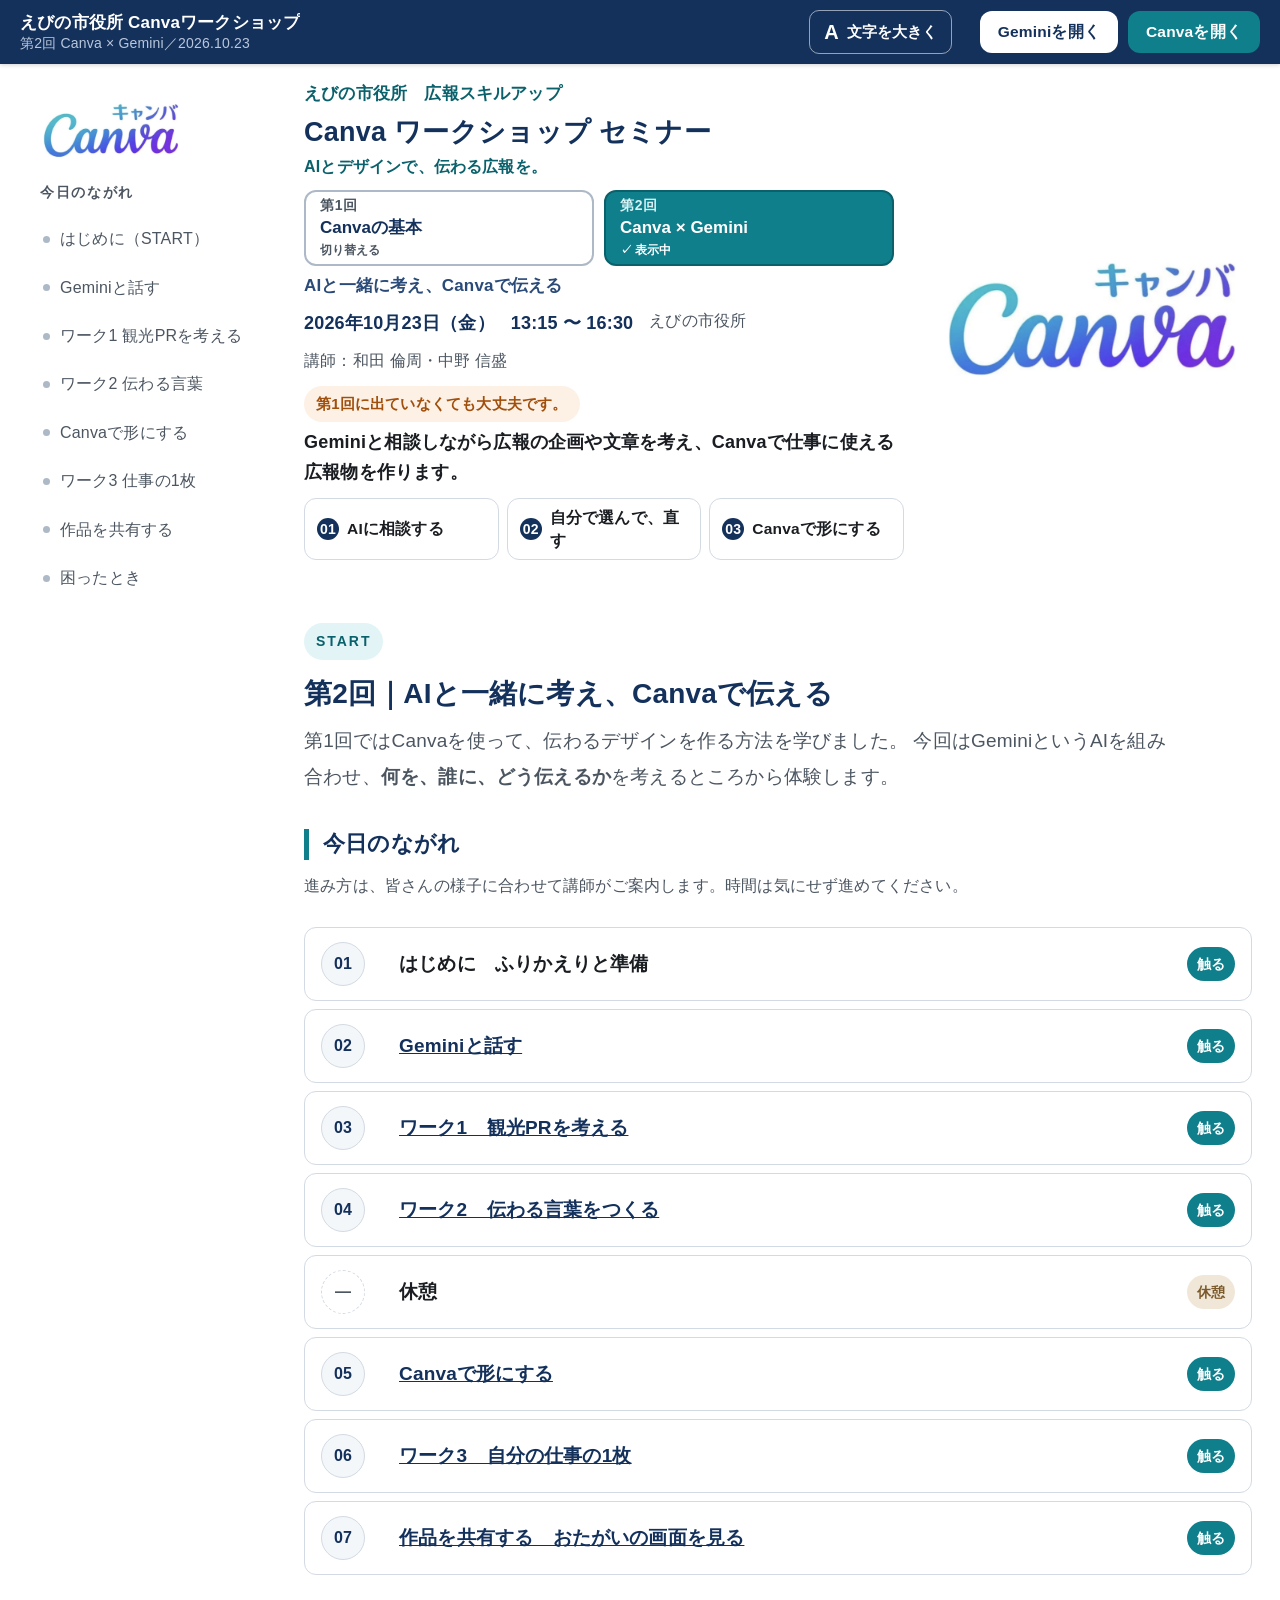
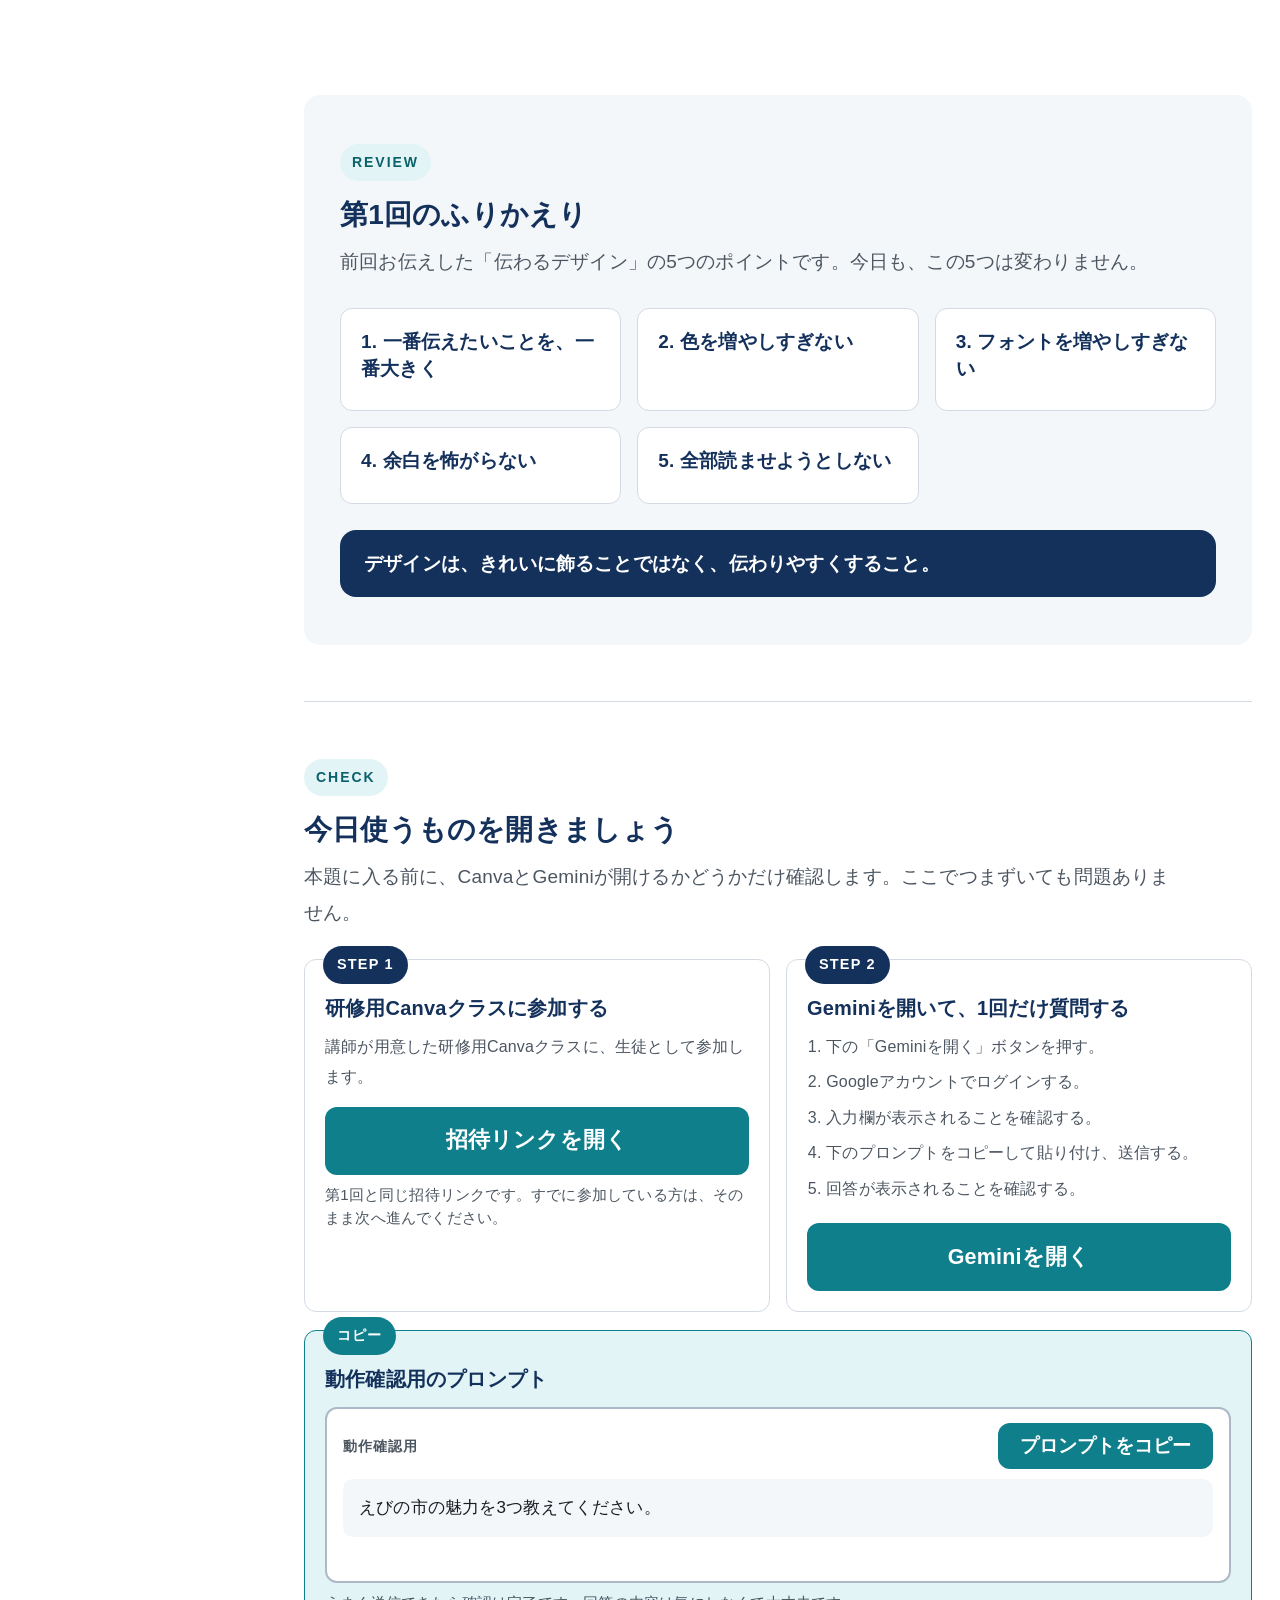
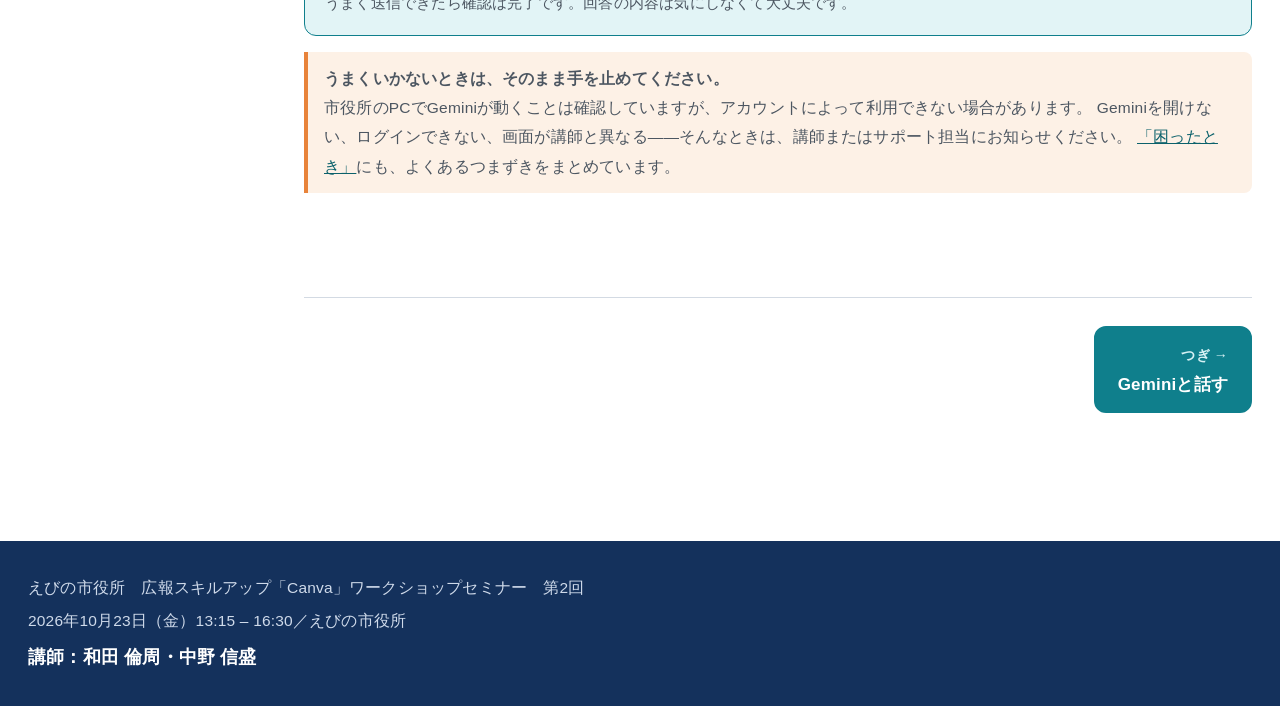
<file: index.html>
<!DOCTYPE html>
<html lang="ja">
<head>
<meta charset="UTF-8">
<meta name="viewport" content="width=device-width, initial-scale=1">
<title>えびの市役所 広報スキルアップ「Canva」ワークショップセミナー｜研修ポータル</title>
<meta name="description" content="えびの市役所 広報スキルアップ「Canva」ワークショップセミナーの受講者用ポータルです。第1回 基礎編（2026年9月18日）と第2回 Canva × Gemini（2026年10月23日）を切り替えて利用できます。">
<meta name="robots" content="noindex">
<link rel="stylesheet" href="style.css">
</head>
<body>

<script>
/* 表示前に「文字サイズ」と「研修回」を反映します（ちらつき防止）。
   研修回：この画面で固定する場合は data-course を直接指定しています。 */
(function () {
  var d = document.documentElement;
  try {
    if (localStorage.getItem("ebino-font") === "lg") { d.setAttribute("data-font", "lg"); }
  } catch (e) {}
  /* トップページ：前回選んだ回を復元します（未選択なら第2回） */
  var c = "2";
  try { var s = localStorage.getItem("ebino-course"); if (s === "1" || s === "2") { c = s; } } catch (e) {}
  d.setAttribute("data-course", c);
})();
</script>

<a class="skip-link" href="#mainStart">本文へスキップ</a>

<!-- ============================================================
     常時表示バー
     ============================================================ -->
<header class="topbar">
  <div class="topbar__title">
    えびの市役所 Canvaワークショップ
    <small data-course-only="1">第1回 基礎編／2026.09.18</small>
    <small data-course-only="2">第2回 Canva × Gemini／2026.10.23</small>
  </div>

  <button class="fontToggle" id="fontToggle" type="button" aria-pressed="false">
    <span aria-hidden="true">A</span><span class="fontToggle__label">文字を大きく</span>
  </button>

    <div class="topbar__actions" data-course-only="1">
      <a class="btn btn--navy is-pending" data-link="canvaClass" aria-disabled="true">
        研修用Canvaクラスに参加
        <span class="btn__state">準備中</span>
      </a>
      <a class="btn btn--primary is-pending" data-link="canvaHome" aria-disabled="true">
        Canvaを開く
        <span class="btn__state">準備中</span>
      </a>
    </div>

    <div class="topbar__actions" data-course-only="2">
      <a class="btn btn--navy is-pending" data-link="gemini" aria-disabled="true">
        Geminiを開く
        <span class="btn__state">準備中</span>
      </a>
      <a class="btn btn--primary is-pending" data-link="canvaHome" aria-disabled="true">
        Canvaを開く
        <span class="btn__state">準備中</span>
      </a>
    </div>

  <button class="navToggle" type="button" data-sheet-open>目次</button>
</header>

<div class="layout">

  <!-- ==========================================================
       サイドナビ（PC）
       ========================================================== -->
  <nav class="sidebar" aria-label="ページ内の目次">

    <!-- スクロールしても常に見えるロゴ -->
    <div class="media media--logo sidebar__logo" data-img="images/canva-logo.png"
         data-alt="Canva（キャンバ）" style="--ar:800/366;">
      <span class="media__label">Canva</span>
    </div>

    <div class="sidebar__scroll">
    <p class="sidebar__head">今日のながれ</p>
      <ul class="sidebar__list" data-course-only="1">
        <li><a href="#top">今日やること</a></li>
        <li><a href="#start">はじめに開くもの</a></li>
        <li><a href="#agenda">今日のロードマップ</a></li>
        <li><a href="#instructor">講師紹介</a></li>
        <li><a href="#book">講師の著作</a></li>
        <li><a href="work1.html#work1">ワーク1 まず1枚</a></li>
        <li><a href="learn.html#tips">伝わるデザイン</a></li>
        <li><a href="learn.html#whatsnew">2026 新機能</a></li>
        <li><a href="learn.html#photo">写真1枚から</a></li>
        <li><a href="learn.html#canvatips">明日使える小技</a></li>
        <li><a href="work2.html#work2">ワーク2 仕事の1枚</a></li>
        <li><a href="share.html#share">作品を共有する</a></li>
        <li><a href="share.html#feedback">アンケート</a></li>
        <li><a href="share.html#help">困ったとき</a></li>
        <li><a href="share.html#next">第2回 予告</a></li>
      </ul>
      <ul class="sidebar__list" data-course-only="2">
        <li><a href="#g-start">はじめに（START）</a></li>
        <li><a href="g-gemini.html#g-gemini">Geminiと話す</a></li>
        <li><a href="g-work1.html#g-work1">ワーク1 観光PRを考える</a></li>
        <li><a href="g-work2.html#g-work2">ワーク2 伝わる言葉</a></li>
        <li><a href="g-canva.html#g-canva">Canvaで形にする</a></li>
        <li><a href="g-work3.html#g-work3">ワーク3 仕事の1枚</a></li>
        <li><a href="g-share.html#g-share">作品を共有する</a></li>
        <li><a href="g-share.html#g-help">困ったとき</a></li>
      </ul>
    </div>
  </nav>

  <main id="mainStart">
<!-- ========================================================
         HERO（共通）＋ 研修回の切り替え
         ======================================================== -->
    <section class="hero" id="top">
      <div>
        <p class="hero__client">えびの市役所　広報スキルアップ</p>
        <h1 class="hero__title">Canva ワークショップ セミナー</h1>
        <p class="hero__sub">AIとデザインで、伝わる広報を。</p>

        <div class="courseSwitch" role="group" aria-label="研修回の切り替え">
          <button class="courseSwitch__btn" type="button" data-course-btn="1" aria-pressed="false">
            <span class="courseSwitch__no">第1回</span>
            <span class="courseSwitch__name">Canvaの基本</span>
            <span class="courseSwitch__state"></span>
          </button>
          <button class="courseSwitch__btn" type="button" data-course-btn="2" aria-pressed="false">
            <span class="courseSwitch__no">第2回</span>
            <span class="courseSwitch__name">Canva × Gemini</span>
            <span class="courseSwitch__state"></span>
          </button>
        </div>

        <div data-course-only="1">
          <h2 class="hero__course">Canvaで伝わるデザインを作る</h2>
          <div class="hero__meta">
            <span><b>2026年9月18日（金）</b></span>
            <span><b>13:30 〜 16:30</b></span>
            <span>えびの市役所 会議室</span>
            <span>講師：和田 倫周・中野 信盛</span>
          </div>
          <p class="hero__reassure">はじめてでも大丈夫です。</p>
          <p class="hero__copy">
            Canvaの基本操作を学びながら、伝えたい情報を分かりやすく届けるデザインを体験します。
          </p>
          <ul class="today">
            <li>
              <span class="num">01</span>
              <span class="txt">Canvaに触れる
                <span class="sub">何ができるのかを知る</span></span>
            </li>
            <li>
              <span class="num">02</span>
              <span class="txt">1枚つくってみる
                <span class="sub">「できた」を体験する</span></span>
            </li>
            <li>
              <span class="num">03</span>
              <span class="txt">自分の仕事に使ってみる
                <span class="sub">担当業務の1枚を考える</span></span>
            </li>
          </ul>
        </div>

        <div data-course-only="2">
          <h2 class="hero__course">AIと一緒に考え、Canvaで伝える</h2>
          <div class="hero__meta">
            <span><b>2026年10月23日（金）</b></span>
            <span><b>13:15 〜 16:30</b></span>
            <span>えびの市役所</span>
            <span>講師：和田 倫周・中野 信盛</span>
          </div>
          <p class="hero__reassure">第1回に出ていなくても大丈夫です。</p>
          <p class="hero__copy">
            Geminiと相談しながら広報の企画や文章を考え、Canvaで仕事に使える広報物を作ります。
          </p>
          <ul class="today">
            <li>
              <span class="num">01</span>
              <span class="txt">AIに相談する
                <span class="sub">何を伝えるかを一緒に考える</span></span>
            </li>
            <li>
              <span class="num">02</span>
              <span class="txt">自分で選んで、直す
                <span class="sub">最後に決めるのは自分</span></span>
            </li>
            <li>
              <span class="num">03</span>
              <span class="txt">Canvaで形にする
                <span class="sub">仕事で使える1枚にする</span></span>
            </li>
          </ul>
        </div>
      </div>

      <div class="media media--logo" data-img="images/canva-logo.png" data-alt="Canva（キャンバ）"
           style="--ar:800/366;">
        <span class="media__label">Canva</span>
      </div>
    </section>

    <div data-course-only="1">
<!-- ========================================================
         START HERE
         ======================================================== -->
    <section class="sec" id="start">
      <span class="sec__label">START HERE</span>
      <h2 class="sec__title">まず、ここから始めます</h2>
      <p class="sec__lead">
        研修中は、このポータルを案内役として使います。まずCanvaを使う準備をしましょう。
      </p>

      <div class="startGrid startGrid--two">

        <div class="startCard startCard--key">
          <span class="startCard__no">STEP 01 ／ 最初にこれ</span>
          <h3 class="startCard__ttl">研修用Canvaクラスに<br>参加する</h3>
          <p class="startCard__desc">
            講師が用意した研修用Canvaクラスに、生徒として参加します。
          </p>
          <a class="btn btn--primary is-pending" data-link="canvaClass" aria-disabled="true">
            招待リンクを開く
            <span class="btn__state">準備中</span>
          </a>
          <p class="startCard__help">開かない場合は講師にお知らせください。</p>
        </div>

        <div class="startCard">
          <span class="startCard__no">STEP 02</span>
          <h3 class="startCard__ttl">Canvaを開く</h3>
          <p class="startCard__desc">
            クラスに参加できたら、Canvaのホーム画面を開きます。
          </p>
          <a class="btn btn--outline is-pending" data-link="canvaHome" aria-disabled="true">
            Canvaを開く
            <span class="btn__state">準備中</span>
          </a>
          <p class="startCard__help">開かない場合は講師にお知らせください。</p>
        </div>

      </div>

      <p class="note">
        <strong>Canvaのホーム画面が表示されたら準備完了です。</strong>
        このポータルに戻って、そのままお待ちください。<br>
        リンクは新しいタブで開きます。このポータルのタブは閉じないでください。
        ボタンが開かないときは、遠慮なく講師にお声かけください。
      </p>
    </section>

<!-- ========================================================
         AGENDA
         ======================================================== -->
    <section class="sec" id="agenda">
      <span class="sec__label">AGENDA</span>
      <h2 class="sec__title">今日のロードマップ</h2>
      <p class="sec__lead">
        今日はこの流れで進みます。進行状況や皆さんの様子に合わせながら、講師がご案内します。<br>
        <span class="agenda__mode mode--watch">見る</span> は講師のデモを見る時間、
        <span class="agenda__mode mode--touch">触る</span> はご自身で操作する時間です。
      </p>

      <ol class="agenda">
        <li>
          <span class="agenda__no">01</span>
          <span class="agenda__ttl">オープニング</span>
          <span class="agenda__mode mode--watch">見る</span>
        </li>
        <li>
          <span class="agenda__no">02</span>
          <span class="agenda__ttl">Canvaは今ここまでできる</span>
          <span class="agenda__mode mode--watch">見る</span>
        </li>
        <li>
          <span class="agenda__no">03</span>
          <span class="agenda__ttl">Canvaの基本画面</span>
          <span class="agenda__mode mode--watch">見る</span>
        </li>
        <li>
          <span class="agenda__no">04</span>
          <span class="agenda__ttl"><a href="work1.html#work1">ワーク1　まず1枚、触ってみる</a></span>
          <span class="agenda__mode mode--touch">触る</span>
        </li>
        <li>
          <span class="agenda__no">05</span>
          <span class="agenda__ttl"><a href="learn.html#tips">伝わるデザイン 超入門</a></span>
          <span class="agenda__mode mode--watch">見る</span>
        </li>
        <li class="is-break">
          <span class="agenda__no">—</span>
          <span class="agenda__ttl">休憩</span>
          <span class="agenda__mode mode--break">休憩</span>
        </li>
        <li>
          <span class="agenda__no">06</span>
          <span class="agenda__ttl"><a href="learn.html#whatsnew">2026 Canva新機能ショーケース</a></span>
          <span class="agenda__mode mode--watch">見る</span>
        </li>
        <li>
          <span class="agenda__no">07</span>
          <span class="agenda__ttl"><a href="learn.html#photo">写真1枚からできること</a></span>
          <span class="agenda__mode mode--watch">見る</span>
        </li>
        <li>
          <span class="agenda__no">08</span>
          <span class="agenda__ttl"><a href="learn.html#canvatips">明日使えるCanva小技</a></span>
          <span class="agenda__mode mode--watch">見る</span>
        </li>
        <li>
          <span class="agenda__no">09</span>
          <span class="agenda__ttl"><a href="work2.html#work2">ワーク2　あなたの仕事の1枚</a></span>
          <span class="agenda__mode mode--touch">触る</span>
        </li>
        <li>
          <span class="agenda__no">10</span>
          <span class="agenda__ttl"><a href="share.html#share">作品を共有する</a></span>
          <span class="agenda__mode mode--touch">触る</span>
        </li>
        <li>
          <span class="agenda__no">11</span>
          <span class="agenda__ttl"><a href="share.html#feedback">クロージング／アンケート</a></span>
          <span class="agenda__mode mode--touch">触る</span>
        </li>
      </ol>
    </section>

<!-- ========================================================
         INSTRUCTOR（講師紹介）
         ======================================================== -->
    <section class="sec" id="instructor">
      <span class="sec__label">INSTRUCTOR</span>
      <h2 class="sec__title">講師紹介</h2>
      <p class="sec__lead">今日の3時間をご一緒する2名です。分からないことは、どちらにでもお気軽にお声かけください。</p>

      <div class="grid grid--2">

        <div class="card profile">
          <div class="media media--avatar" data-img="images/wada.jpg" data-alt="和田 倫周">
            <span class="media__label">写真</span>
          </div>
          <div class="profile__body">
            <h3 class="profile__name">和田 倫周<span>わだ みちひろ</span></h3>
            <p class="profile__role">鹿児島県立開陽高等学校 定時制課程 進路支援部主任／国語科教諭・司書教諭</p>
            <p class="profile__highlight">
              Google for Education 認定イノベーター アカデミー MEL26 参加<br>
              <span>2026年9月29日〜10月1日／オーストラリア・メルボルン</span>
            </p>
            <ul class="tags">
              <li>Canva 認定教育アンバサダー</li>
              <li>Google for Education 認定トレーナー</li>
              <li>Gemini 認定教育者</li>
              <li>GEG Kagoshima 認定共同リーダー</li>
            </ul>
            <p class="profile__txt">
              ICTを活かした探究的な教育実践に取り組んでいます。
              今日の演習で使う<strong>研修用Canvaクラス</strong>は、和田のCanva for Education環境を使用します。
            </p>
          </div>
        </div>

        <div class="card profile">
          <div class="media media--avatar" data-img="images/nakano.jpg" data-alt="中野 信盛">
            <span class="media__label">写真</span>
          </div>
          <div class="profile__body">
            <h3 class="profile__name">中野 信盛<span>なかの しんせい</span></h3>
            <p class="profile__role">学校法人久木田学園 鹿児島鍼灸専門学校　教員・広報担当</p>
            <ul class="tags">
              <li>GEG Kagoshima 認定共同リーダー</li>
              <li>Google 認定教育者 レベル1・2</li>
              <li>せんねんきゅうセルフケアサポーター</li>
            </ul>
            <p class="profile__txt">
              <strong>【資格】</strong>鍼師／灸師／あん摩マッサージ指圧師／鍼灸マッサージ教員資格<br>
              国家資格を目指す専門学校生を対象に、ICTを活用した探究的な教育を実践しています。
            </p>
          </div>
        </div>

      </div>
    </section>

<!-- ========================================================
         BOOK（著作紹介）
         ======================================================== -->
    <section class="sec" id="book">
      <span class="sec__label">BOOK</span>
      <h2 class="sec__title">講師の著作</h2>
      <p class="sec__lead">
        今日の内容をもう少し深めたい方へ。学校向けの本ですが、
        「伝わる1枚のつくり方」の考え方は、行政の広報物にもそのまま使えます。
      </p>

      <div class="bookCard">
        <div class="media bookCard__cover" data-img="images/book-cover.jpg"
             data-alt="先生のためのCanva教育版 やさしい入門 表紙" style="--ar:3/4;">
          <span class="media__label">画像準備中</span>
          <span class="media__path">images/book-cover.jpg</span>
        </div>

        <div class="bookCard__body">
          <h3 class="bookCard__ttl">先生のためのCanva教育版 やさしい入門</h3>
          <p class="bookCard__pub">技術評論社・共著</p>

          <ul class="bookBadges">
            <li>Amazon「学級経営」カテゴリー1位</li>
            <li>増刷決定（第2刷）</li>
          </ul>

          <dl class="bookSpec">
            <dt>発売日</dt><dd>2026年5月28日</dd>
            <dt>判型</dt><dd>B5変形／208ページ</dd>
            <dt>定価</dt><dd>1,980円（本体1,800円＋税10%）</dd>
            <dt>ISBN</dt><dd>978-4-297-15660-2</dd>
          </dl>

          <p class="bookCard__authors">
            ［監修］坂本良晶　［著者］飯山彩也香、五十嵐太一、江藤由布、遠藤隆平、大野翔、恩地麻里、
            片岸力丸、柴田大翔、長田夢、藤井海、古川俊、<strong>和田倫周</strong>
          </p>

          <a class="btn btn--outline is-pending" data-link="book" aria-disabled="true">
            出版社サイトで見る
            <span class="btn__state">準備中</span>
          </a>
        </div>
      </div>
    </section>

      <nav class="pageNav" aria-label="ページの移動">
        <span></span>
        <a class="pageNav__link pageNav__next" href="work1.html"><span class="pageNav__dir">つぎ →</span><span class="pageNav__ttl">ワーク1　まず1枚、触ってみよう</span></a>
      </nav>
    </div>

    <div data-course-only="2">
<!-- ========================================================
         第2回 START
         ======================================================== -->
    <section class="sec" id="g-start">
      <span class="sec__label">START</span>
      <h2 class="sec__title">第2回｜AIと一緒に考え、Canvaで伝える</h2>
      <p class="sec__lead">
        第1回ではCanvaを使って、伝わるデザインを作る方法を学びました。
        今回はGeminiというAIを組み合わせ、<strong>何を、誰に、どう伝えるか</strong>を考えるところから体験します。
      </p>

      <h3 class="subHead">今日のながれ</h3>
      <p class="helpNote helpNote--gap">
        進み方は、皆さんの様子に合わせて講師がご案内します。時間は気にせず進めてください。
      </p>
      <ol class="agenda">
        <li>
          <span class="agenda__no">01</span>
          <span class="agenda__ttl">はじめに　ふりかえりと準備</span>
          <span class="agenda__mode mode--touch">触る</span>
        </li>
        <li>
          <span class="agenda__no">02</span>
          <span class="agenda__ttl"><a href="g-gemini.html#g-gemini">Geminiと話す</a></span>
          <span class="agenda__mode mode--touch">触る</span>
        </li>
        <li>
          <span class="agenda__no">03</span>
          <span class="agenda__ttl"><a href="g-work1.html#g-work1">ワーク1　観光PRを考える</a></span>
          <span class="agenda__mode mode--touch">触る</span>
        </li>
        <li>
          <span class="agenda__no">04</span>
          <span class="agenda__ttl"><a href="g-work2.html#g-work2">ワーク2　伝わる言葉をつくる</a></span>
          <span class="agenda__mode mode--touch">触る</span>
        </li>
        <li class="is-break">
          <span class="agenda__no">—</span>
          <span class="agenda__ttl">休憩</span>
          <span class="agenda__mode mode--break">休憩</span>
        </li>
        <li>
          <span class="agenda__no">05</span>
          <span class="agenda__ttl"><a href="g-canva.html#g-canva">Canvaで形にする</a></span>
          <span class="agenda__mode mode--touch">触る</span>
        </li>
        <li>
          <span class="agenda__no">06</span>
          <span class="agenda__ttl"><a href="g-work3.html#g-work3">ワーク3　自分の仕事の1枚</a></span>
          <span class="agenda__mode mode--touch">触る</span>
        </li>
        <li>
          <span class="agenda__no">07</span>
          <span class="agenda__ttl"><a href="g-share.html#g-share">作品を共有する　おたがいの画面を見る</a></span>
          <span class="agenda__mode mode--touch">触る</span>
        </li>
      </ol>
    </section>

<!-- ========================================================
         第1回のふりかえり
         ======================================================== -->
    <section class="sec sec--alt" id="g-review" data-nav="g-start">
      <span class="sec__label">REVIEW</span>
      <h2 class="sec__title">第1回のふりかえり</h2>
      <p class="sec__lead">前回お伝えした「伝わるデザイン」の5つのポイントです。今日も、この5つは変わりません。</p>

      <div class="grid grid--3">
        <div class="card"><h3 class="card__ttl">1. 一番伝えたいことを、一番大きく</h3></div>
        <div class="card"><h3 class="card__ttl">2. 色を増やしすぎない</h3></div>
        <div class="card"><h3 class="card__ttl">3. フォントを増やしすぎない</h3></div>
        <div class="card"><h3 class="card__ttl">4. 余白を怖がらない</h3></div>
        <div class="card"><h3 class="card__ttl">5. 全部読ませようとしない</h3></div>
      </div>

      <p class="bigMsg">デザインは、きれいに飾ることではなく、伝わりやすくすること。</p>
    </section>

<!-- ========================================================
         今日使うものを開く（研修用Canvaクラス／Gemini）
         ======================================================== -->
    <section class="sec" id="g-check" data-nav="g-start">
      <span class="sec__label">CHECK</span>
      <h2 class="sec__title">今日使うものを開きましょう</h2>
      <p class="sec__lead">
        本題に入る前に、CanvaとGeminiが開けるかどうかだけ確認します。ここでつまずいても問題ありません。
      </p>

      <div class="grid grid--2">
        <div class="card step">
          <span class="step__no">STEP 1</span>
          <h3 class="step__ttl">研修用Canvaクラスに参加する</h3>
          <p class="card__txt">
            講師が用意した研修用Canvaクラスに、生徒として参加します。
          </p>
          <a class="btn btn--primary btn--lg is-pending" data-link="canvaClass" aria-disabled="true"
             style="margin-top:14px;">
            招待リンクを開く
            <span class="btn__state">準備中</span>
          </a>
          <p class="btnNote">
            第1回と同じ招待リンクです。すでに参加している方は、そのまま次へ進んでください。
          </p>
        </div>

        <div class="card step">
          <span class="step__no">STEP 2</span>
          <h3 class="step__ttl">Geminiを開いて、1回だけ質問する</h3>
          <ol>
            <li>下の「Geminiを開く」ボタンを押す。</li>
            <li>Googleアカウントでログインする。</li>
            <li>入力欄が表示されることを確認する。</li>
            <li>下のプロンプトをコピーして貼り付け、送信する。</li>
            <li>回答が表示されることを確認する。</li>
          </ol>
          <a class="btn btn--primary btn--lg is-pending" data-link="gemini" aria-disabled="true"
             style="margin-top:14px;">
            Geminiを開く
            <span class="btn__state">準備中</span>
          </a>
        </div>
      </div>

      <div class="card step step--calm" style="margin-top:18px;">
        <span class="step__no">コピー</span>
        <h3 class="step__ttl">動作確認用のプロンプト</h3>
      <div class="prompt">
        <div class="prompt__head">
          <span class="prompt__label">動作確認用</span>
          <button class="btn btn--primary prompt__copy" type="button" data-copy="p-check">プロンプトをコピー</button>
        </div>
        <pre class="prompt__text" id="p-check">えびの市の魅力を3つ教えてください。</pre>
        <p class="prompt__msg" role="status" aria-live="polite"></p>
      </div>
        <p class="btnNote">
          うまく送信できたら確認は完了です。回答の内容は気にしなくて大丈夫です。
        </p>
      </div>

      <p class="note note--warn">
        <strong>うまくいかないときは、そのまま手を止めてください。</strong><br>
        市役所のPCでGeminiが動くことは確認していますが、アカウントによって利用できない場合があります。
        Geminiを開けない、ログインできない、画面が講師と異なる——そんなときは、講師またはサポート担当にお知らせください。
        <a href="g-share.html#g-help">「困ったとき」</a>にも、よくあるつまずきをまとめています。
      </p>
    </section>

      <nav class="pageNav" aria-label="ページの移動">
        <span></span>
        <a class="pageNav__link pageNav__next" href="g-gemini.html"><span class="pageNav__dir">つぎ →</span><span class="pageNav__ttl">Geminiと話す</span></a>
      </nav>
    </div>

  </main>
</div>

<!-- ============================================================
     Footer
     ============================================================ -->
<footer class="footer">
  <div class="footer__inner" data-course-only="1">
    <p style="margin-bottom:4px;">
      えびの市役所　広報スキルアップ「Canva」ワークショップセミナー　第1回 基礎編
    </p>
    <p style="margin-bottom:4px;">2026年9月18日（金）13:30 – 16:30／えびの市役所 会議室</p>
    <p style="margin:0;"><b>講師：和田 倫周・中野 信盛</b></p>
  </div>
  <div class="footer__inner" data-course-only="2">
    <p style="margin-bottom:4px;">
      えびの市役所　広報スキルアップ「Canva」ワークショップセミナー　第2回
    </p>
    <p style="margin-bottom:4px;">2026年10月23日（金）13:15 – 16:30／えびの市役所</p>
    <p style="margin:0;"><b>講師：和田 倫周・中野 信盛</b></p>
  </div>
</footer>

<!-- ============================================================
     スマホ用 下部固定バー
     ============================================================ -->
<div class="mobileBar" data-course-only="1">
  <a class="btn btn--primary is-pending" data-link="canvaHome" aria-disabled="true">
    Canvaを開く
    <span class="btn__state">準備中</span>
  </a>
  <button class="btn btn--outline" type="button" data-sheet-open>目次</button>
</div>

<div class="mobileBar mobileBar--three" data-course-only="2">
  <a class="btn btn--navy is-pending" data-link="gemini" aria-disabled="true">
    Gemini
    <span class="btn__state">準備中</span>
  </a>
  <a class="btn btn--primary is-pending" data-link="canvaHome" aria-disabled="true">
    Canva
    <span class="btn__state">準備中</span>
  </a>
  <button class="btn btn--outline" type="button" data-sheet-open>目次</button>
</div>

<!-- ============================================================
     スマホ用 目次シート
     ============================================================ -->
<div class="sheet" id="navSheet" hidden>
  <div class="sheet__panel" role="dialog" aria-modal="true" aria-label="目次">
    <div class="sheet__head">
      <h2>目次</h2>
      <button class="sheet__close" type="button" id="sheetClose">閉じる</button>
    </div>

    <div class="media media--logo sheet__logo" data-img="images/canva-logo.png"
         data-alt="Canva（キャンバ）" style="--ar:800/366;">
      <span class="media__label">Canva</span>
    </div>

    <button class="fontToggle fontToggle--sheet" id="fontToggleSheet" type="button" aria-pressed="false">
      <span aria-hidden="true">A</span><span class="fontToggle__label">文字を大きく</span>
    </button>

      <ul class="sheet__list" data-course-only="1">
        <li><a href="#top">今日やること</a></li>
        <li><a href="#start">はじめに開くもの</a></li>
        <li><a href="#agenda">今日のロードマップ</a></li>
        <li><a href="#instructor">講師紹介</a></li>
        <li><a href="#book">講師の著作</a></li>
        <li><a href="work1.html#work1">ワーク1 まず1枚</a></li>
        <li><a href="learn.html#tips">伝わるデザイン</a></li>
        <li><a href="learn.html#whatsnew">2026 新機能</a></li>
        <li><a href="learn.html#photo">写真1枚から</a></li>
        <li><a href="learn.html#canvatips">明日使える小技</a></li>
        <li><a href="work2.html#work2">ワーク2 仕事の1枚</a></li>
        <li><a href="share.html#share">作品を共有する</a></li>
        <li><a href="share.html#feedback">アンケート</a></li>
        <li><a href="share.html#help">困ったとき</a></li>
        <li><a href="share.html#next">第2回 予告</a></li>
      </ul>
      <ul class="sheet__list" data-course-only="2">
        <li><a href="#g-start">はじめに（START）</a></li>
        <li><a href="g-gemini.html#g-gemini">Geminiと話す</a></li>
        <li><a href="g-work1.html#g-work1">ワーク1 観光PRを考える</a></li>
        <li><a href="g-work2.html#g-work2">ワーク2 伝わる言葉</a></li>
        <li><a href="g-canva.html#g-canva">Canvaで形にする</a></li>
        <li><a href="g-work3.html#g-work3">ワーク3 仕事の1枚</a></li>
        <li><a href="g-share.html#g-share">作品を共有する</a></li>
        <li><a href="g-share.html#g-help">困ったとき</a></li>
      </ul>
  </div>
</div>

<script src="script.js"></script>
</body>
</html>
</file>
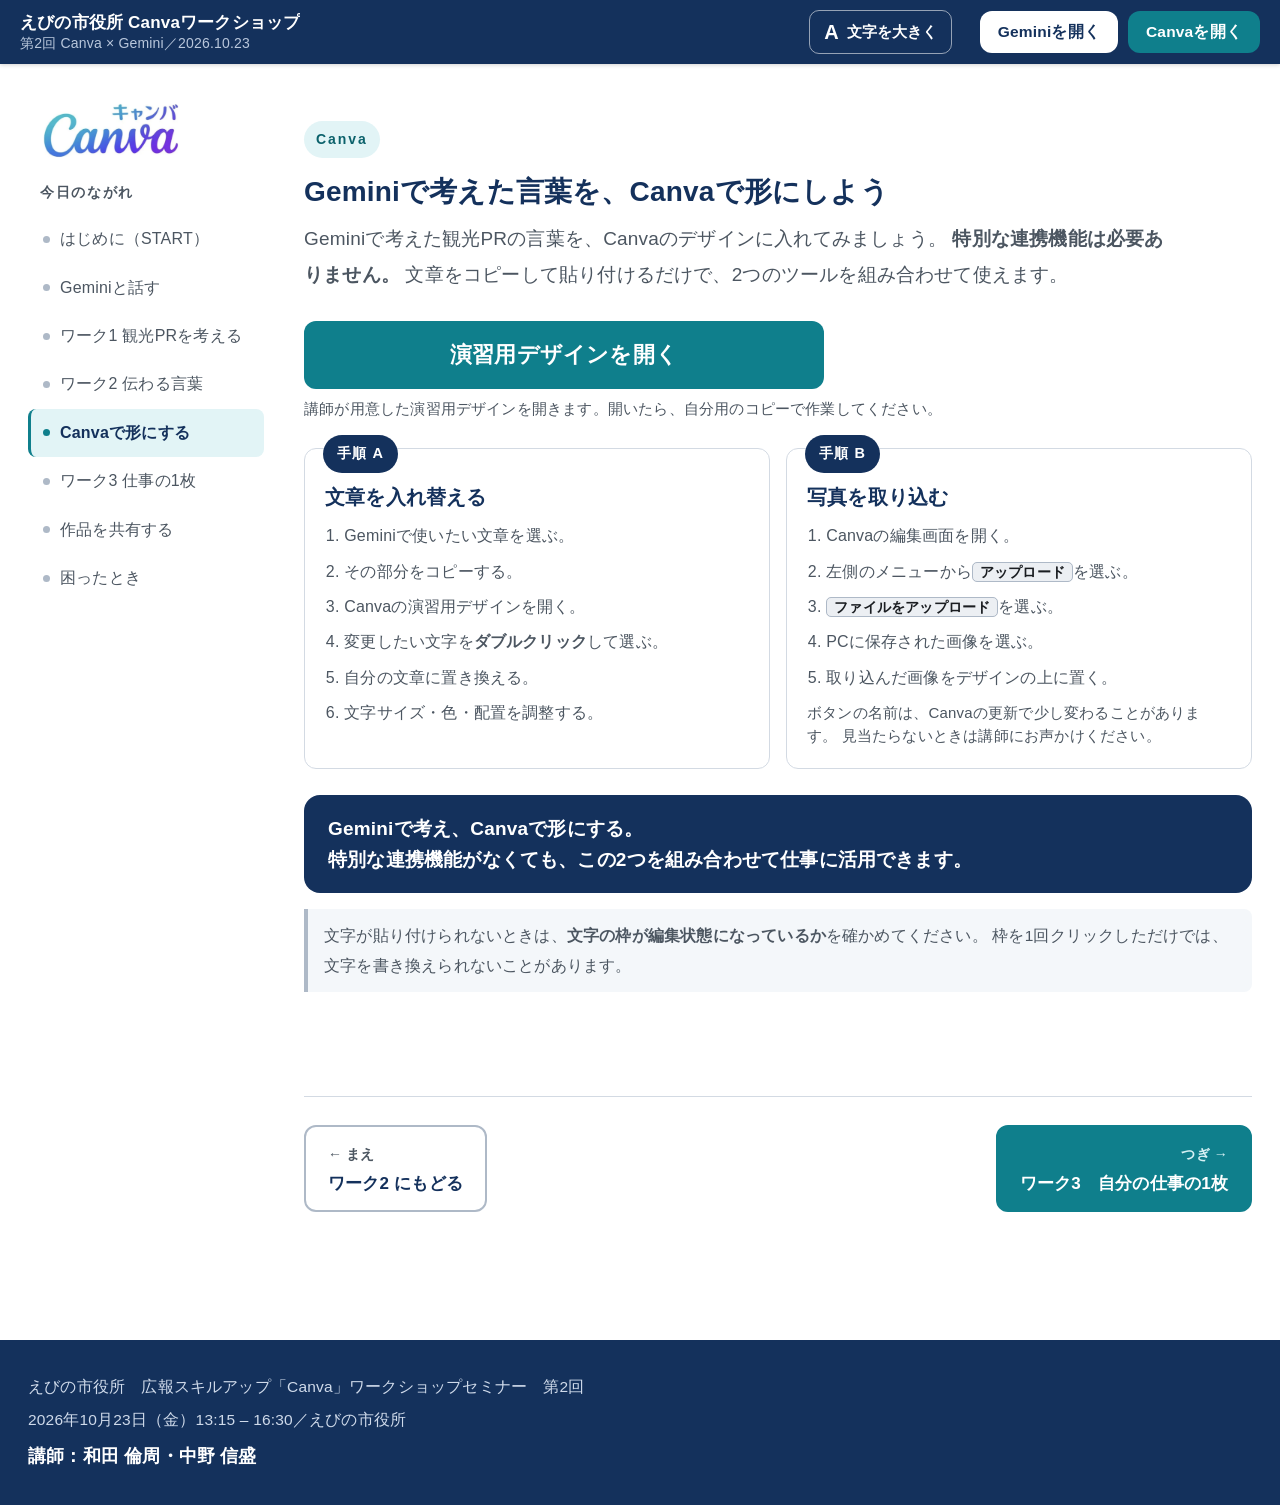
<file: g-canva.html>
<!DOCTYPE html>
<html lang="ja">
<head>
<meta charset="UTF-8">
<meta name="viewport" content="width=device-width, initial-scale=1">
<title>Geminiで考えた言葉を、Canvaで形にしよう｜えびの市役所 Canvaワークショップ 第2回</title>
<meta name="description" content="えびの市役所 Canvaワークショップ 第2回。Geminiで考えた観光PRの言葉をCanvaの演習用デザインに反映します。">
<meta name="robots" content="noindex">
<link rel="stylesheet" href="style.css">
</head>
<body>

<script>
/* 表示前に「文字サイズ」と「研修回」を反映します（ちらつき防止）。
   研修回：この画面で固定する場合は data-course を直接指定しています。 */
(function () {
  var d = document.documentElement;
  try {
    if (localStorage.getItem("ebino-font") === "lg") { d.setAttribute("data-font", "lg"); }
  } catch (e) {}
  /* この教材ページは第2回です。表示中の回として記憶します。 */
  d.setAttribute("data-course", "2");
  try { localStorage.setItem("ebino-course", "2"); } catch (e) {}
})();
</script>

<a class="skip-link" href="#mainStart">本文へスキップ</a>

<!-- ============================================================
     常時表示バー
     ============================================================ -->
<header class="topbar">
  <div class="topbar__title">
    えびの市役所 Canvaワークショップ
    <small>第2回 Canva × Gemini／2026.10.23</small>
  </div>

  <button class="fontToggle" id="fontToggle" type="button" aria-pressed="false">
    <span aria-hidden="true">A</span><span class="fontToggle__label">文字を大きく</span>
  </button>

    <div class="topbar__actions">
      <a class="btn btn--navy is-pending" data-link="gemini" aria-disabled="true">
        Geminiを開く
        <span class="btn__state">準備中</span>
      </a>
      <a class="btn btn--primary is-pending" data-link="canvaHome" aria-disabled="true">
        Canvaを開く
        <span class="btn__state">準備中</span>
      </a>
    </div>

  <button class="navToggle" type="button" data-sheet-open>目次</button>
</header>

<div class="layout">

  <!-- ==========================================================
       サイドナビ（PC）
       ========================================================== -->
  <nav class="sidebar" aria-label="ページ内の目次">

    <!-- スクロールしても常に見えるロゴ -->
    <div class="media media--logo sidebar__logo" data-img="images/canva-logo.png"
         data-alt="Canva（キャンバ）" style="--ar:800/366;">
      <span class="media__label">Canva</span>
    </div>

    <div class="sidebar__scroll">
    <p class="sidebar__head">今日のながれ</p>
      <ul class="sidebar__list">
        <li><a href="index.html#g-start">はじめに（START）</a></li>
        <li><a href="g-gemini.html#g-gemini">Geminiと話す</a></li>
        <li><a href="g-work1.html#g-work1">ワーク1 観光PRを考える</a></li>
        <li><a href="g-work2.html#g-work2">ワーク2 伝わる言葉</a></li>
        <li><a href="#g-canva">Canvaで形にする</a></li>
        <li><a href="g-work3.html#g-work3">ワーク3 仕事の1枚</a></li>
        <li><a href="g-share.html#g-share">作品を共有する</a></li>
        <li><a href="g-share.html#g-help">困ったとき</a></li>
      </ul>
    </div>
  </nav>

  <main id="mainStart">
<!-- ========================================================
         CANVA
         ======================================================== -->
    <section class="sec" id="g-canva">
      <span class="sec__label">Canva</span>
      <h2 class="sec__title">Geminiで考えた言葉を、Canvaで形にしよう</h2>
      <p class="sec__lead">
        Geminiで考えた観光PRの言葉を、Canvaのデザインに入れてみましょう。
        <strong>特別な連携機能は必要ありません。</strong>
        文章をコピーして貼り付けるだけで、2つのツールを組み合わせて使えます。
      </p>

      <a class="btn btn--primary btn--lg is-pending" data-link="canvaTemplate2" aria-disabled="true"
         style="max-width:520px;">
        演習用デザインを開く
        <span class="btn__state">準備中</span>
      </a>
      <p class="btnNote" style="margin-bottom:28px;">
        講師が用意した演習用デザインを開きます。開いたら、自分用のコピーで作業してください。
      </p>

      <div class="grid grid--2">
        <div class="card step">
          <span class="step__no">手順 A</span>
          <h3 class="step__ttl">文章を入れ替える</h3>
          <ol>
            <li>Geminiで使いたい文章を選ぶ。</li>
            <li>その部分をコピーする。</li>
            <li>Canvaの演習用デザインを開く。</li>
            <li>変更したい文字を<strong>ダブルクリック</strong>して選ぶ。</li>
            <li>自分の文章に置き換える。</li>
            <li>文字サイズ・色・配置を調整する。</li>
          </ol>
        </div>

        <div class="card step">
          <span class="step__no">手順 B</span>
          <h3 class="step__ttl">写真を取り込む</h3>
          <ol>
            <li>Canvaの編集画面を開く。</li>
            <li>左側のメニューから<kbd>アップロード</kbd>を選ぶ。</li>
            <li><kbd>ファイルをアップロード</kbd>を選ぶ。</li>
            <li>PCに保存された画像を選ぶ。</li>
            <li>取り込んだ画像をデザインの上に置く。</li>
          </ol>
          <p class="btnNote">
            ボタンの名前は、Canvaの更新で少し変わることがあります。
            見当たらないときは講師にお声かけください。
          </p>
        </div>
      </div>

      <p class="bigMsg">
        Geminiで考え、Canvaで形にする。<br>
        特別な連携機能がなくても、この2つを組み合わせて仕事に活用できます。
      </p>

      <p class="note">
        文字が貼り付けられないときは、<strong>文字の枠が編集状態になっているか</strong>を確かめてください。
        枠を1回クリックしただけでは、文字を書き換えられないことがあります。
      </p>
    </section>

    <nav class="pageNav" aria-label="ページの移動">
      <a class="pageNav__link pageNav__prev" href="g-work2.html"><span class="pageNav__dir">← まえ</span><span class="pageNav__ttl">ワーク2 にもどる</span></a>
      <a class="pageNav__link pageNav__next" href="g-work3.html"><span class="pageNav__dir">つぎ →</span><span class="pageNav__ttl">ワーク3　自分の仕事の1枚</span></a>
    </nav>

  </main>
</div>

<!-- ============================================================
     Footer
     ============================================================ -->
<footer class="footer">
  <div class="footer__inner">
    <p style="margin-bottom:4px;">
      えびの市役所　広報スキルアップ「Canva」ワークショップセミナー　第2回
    </p>
    <p style="margin-bottom:4px;">2026年10月23日（金）13:15 – 16:30／えびの市役所</p>
    <p style="margin:0;"><b>講師：和田 倫周・中野 信盛</b></p>
  </div>
</footer>

<!-- ============================================================
     スマホ用 下部固定バー
     ============================================================ -->
<div class="mobileBar mobileBar--three">
  <a class="btn btn--navy is-pending" data-link="gemini" aria-disabled="true">
    Gemini
    <span class="btn__state">準備中</span>
  </a>
  <a class="btn btn--primary is-pending" data-link="canvaHome" aria-disabled="true">
    Canva
    <span class="btn__state">準備中</span>
  </a>
  <button class="btn btn--outline" type="button" data-sheet-open>目次</button>
</div>

<!-- ============================================================
     スマホ用 目次シート
     ============================================================ -->
<div class="sheet" id="navSheet" hidden>
  <div class="sheet__panel" role="dialog" aria-modal="true" aria-label="目次">
    <div class="sheet__head">
      <h2>目次</h2>
      <button class="sheet__close" type="button" id="sheetClose">閉じる</button>
    </div>

    <div class="media media--logo sheet__logo" data-img="images/canva-logo.png"
         data-alt="Canva（キャンバ）" style="--ar:800/366;">
      <span class="media__label">Canva</span>
    </div>

    <button class="fontToggle fontToggle--sheet" id="fontToggleSheet" type="button" aria-pressed="false">
      <span aria-hidden="true">A</span><span class="fontToggle__label">文字を大きく</span>
    </button>

      <ul class="sheet__list">
        <li><a href="index.html#g-start">はじめに（START）</a></li>
        <li><a href="g-gemini.html#g-gemini">Geminiと話す</a></li>
        <li><a href="g-work1.html#g-work1">ワーク1 観光PRを考える</a></li>
        <li><a href="g-work2.html#g-work2">ワーク2 伝わる言葉</a></li>
        <li><a href="#g-canva">Canvaで形にする</a></li>
        <li><a href="g-work3.html#g-work3">ワーク3 仕事の1枚</a></li>
        <li><a href="g-share.html#g-share">作品を共有する</a></li>
        <li><a href="g-share.html#g-help">困ったとき</a></li>
      </ul>
  </div>
</div>

<script src="script.js"></script>
</body>
</html>
</file>
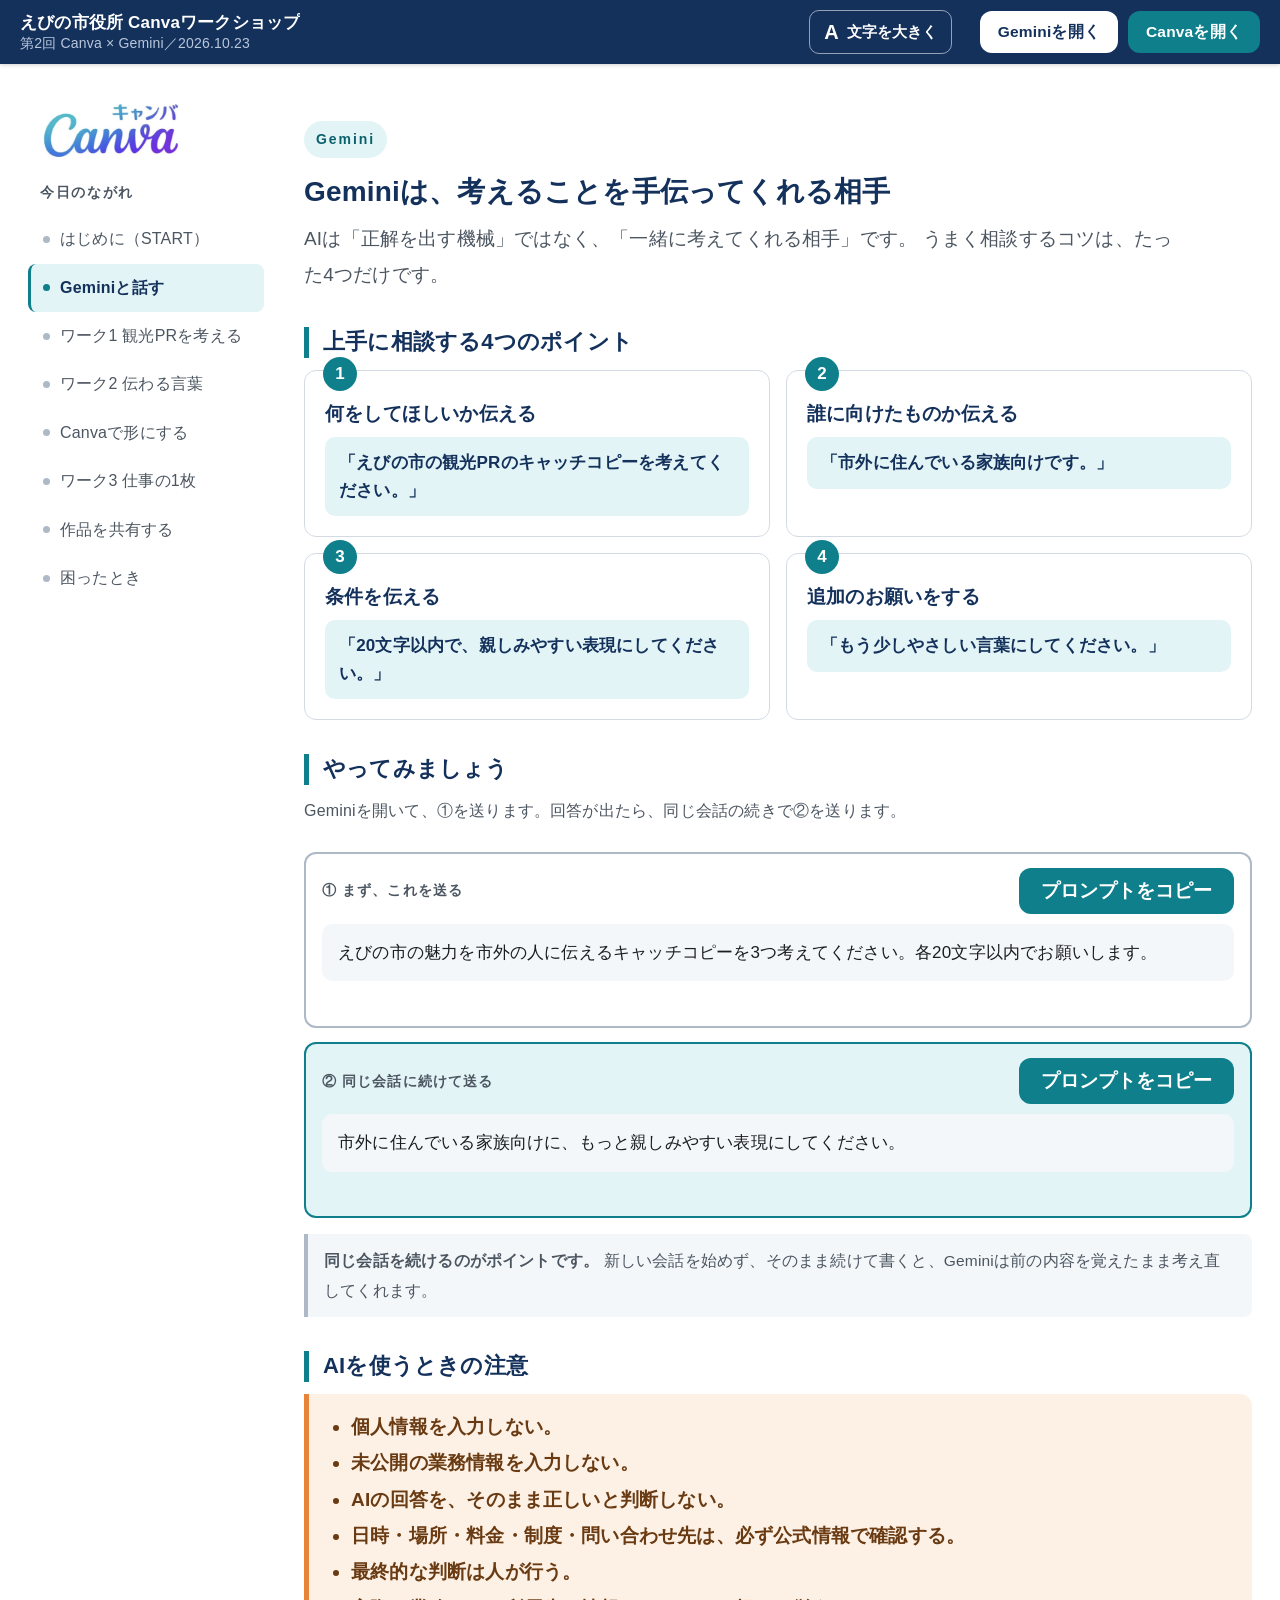
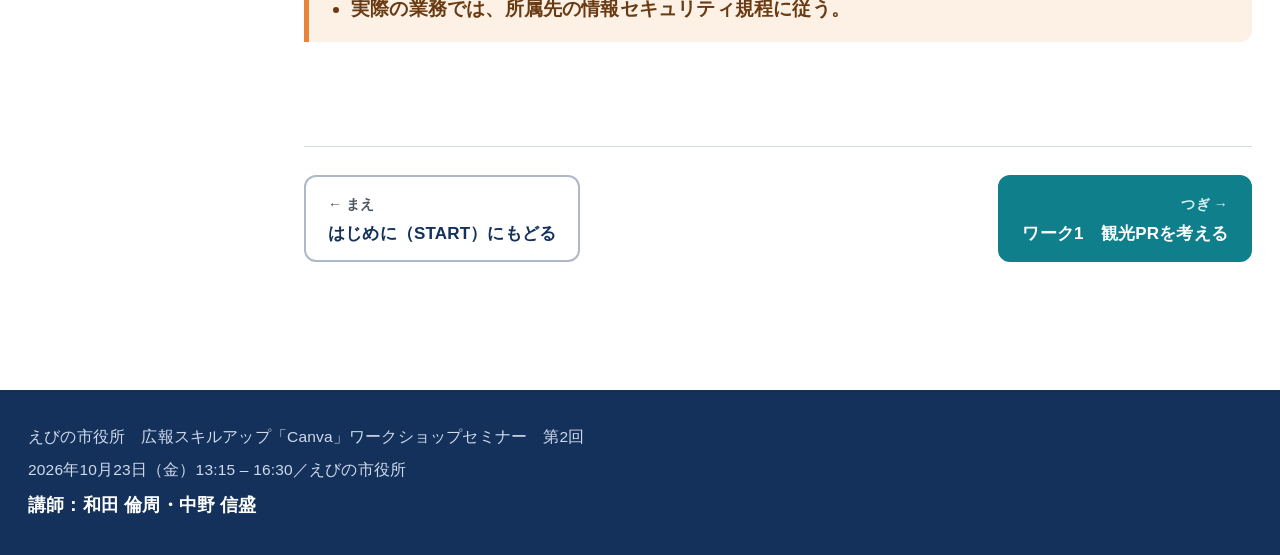
<file: g-gemini.html>
<!DOCTYPE html>
<html lang="ja">
<head>
<meta charset="UTF-8">
<meta name="viewport" content="width=device-width, initial-scale=1">
<title>Geminiと話す｜えびの市役所 Canvaワークショップ 第2回 Canva × Gemini</title>
<meta name="description" content="えびの市役所 Canvaワークショップ 第2回。Geminiへの相談のしかたを学びます。">
<meta name="robots" content="noindex">
<link rel="stylesheet" href="style.css">
</head>
<body>

<script>
/* 表示前に「文字サイズ」と「研修回」を反映します（ちらつき防止）。
   研修回：この画面で固定する場合は data-course を直接指定しています。 */
(function () {
  var d = document.documentElement;
  try {
    if (localStorage.getItem("ebino-font") === "lg") { d.setAttribute("data-font", "lg"); }
  } catch (e) {}
  /* この教材ページは第2回です。表示中の回として記憶します。 */
  d.setAttribute("data-course", "2");
  try { localStorage.setItem("ebino-course", "2"); } catch (e) {}
})();
</script>

<a class="skip-link" href="#mainStart">本文へスキップ</a>

<!-- ============================================================
     常時表示バー
     ============================================================ -->
<header class="topbar">
  <div class="topbar__title">
    えびの市役所 Canvaワークショップ
    <small>第2回 Canva × Gemini／2026.10.23</small>
  </div>

  <button class="fontToggle" id="fontToggle" type="button" aria-pressed="false">
    <span aria-hidden="true">A</span><span class="fontToggle__label">文字を大きく</span>
  </button>

    <div class="topbar__actions">
      <a class="btn btn--navy is-pending" data-link="gemini" aria-disabled="true">
        Geminiを開く
        <span class="btn__state">準備中</span>
      </a>
      <a class="btn btn--primary is-pending" data-link="canvaHome" aria-disabled="true">
        Canvaを開く
        <span class="btn__state">準備中</span>
      </a>
    </div>

  <button class="navToggle" type="button" data-sheet-open>目次</button>
</header>

<div class="layout">

  <!-- ==========================================================
       サイドナビ（PC）
       ========================================================== -->
  <nav class="sidebar" aria-label="ページ内の目次">

    <!-- スクロールしても常に見えるロゴ -->
    <div class="media media--logo sidebar__logo" data-img="images/canva-logo.png"
         data-alt="Canva（キャンバ）" style="--ar:800/366;">
      <span class="media__label">Canva</span>
    </div>

    <div class="sidebar__scroll">
    <p class="sidebar__head">今日のながれ</p>
      <ul class="sidebar__list">
        <li><a href="index.html#g-start">はじめに（START）</a></li>
        <li><a href="#g-gemini">Geminiと話す</a></li>
        <li><a href="g-work1.html#g-work1">ワーク1 観光PRを考える</a></li>
        <li><a href="g-work2.html#g-work2">ワーク2 伝わる言葉</a></li>
        <li><a href="g-canva.html#g-canva">Canvaで形にする</a></li>
        <li><a href="g-work3.html#g-work3">ワーク3 仕事の1枚</a></li>
        <li><a href="g-share.html#g-share">作品を共有する</a></li>
        <li><a href="g-share.html#g-help">困ったとき</a></li>
      </ul>
    </div>
  </nav>

  <main id="mainStart">
<!-- ========================================================
         GEMINI
         ======================================================== -->
    <section class="sec" id="g-gemini">
      <span class="sec__label">Gemini</span>
      <h2 class="sec__title">Geminiは、考えることを手伝ってくれる相手</h2>
      <p class="sec__lead">
        AIは「正解を出す機械」ではなく、「一緒に考えてくれる相手」です。
        うまく相談するコツは、たった4つだけです。
      </p>

      <h3 class="subHead">上手に相談する4つのポイント</h3>
      <div class="grid grid--2">
        <div class="card tipCard">
          <span class="tipCard__no">1</span>
          <h3 class="card__ttl">何をしてほしいか伝える</h3>
          <p class="tipCard__ex">「えびの市の観光PRのキャッチコピーを考えてください。」</p>
        </div>
        <div class="card tipCard">
          <span class="tipCard__no">2</span>
          <h3 class="card__ttl">誰に向けたものか伝える</h3>
          <p class="tipCard__ex">「市外に住んでいる家族向けです。」</p>
        </div>
        <div class="card tipCard">
          <span class="tipCard__no">3</span>
          <h3 class="card__ttl">条件を伝える</h3>
          <p class="tipCard__ex">「20文字以内で、親しみやすい表現にしてください。」</p>
        </div>
        <div class="card tipCard">
          <span class="tipCard__no">4</span>
          <h3 class="card__ttl">追加のお願いをする</h3>
          <p class="tipCard__ex">「もう少しやさしい言葉にしてください。」</p>
        </div>
      </div>

      <h3 class="subHead">やってみましょう</h3>
      <p class="helpNote helpNote--gap">
        Geminiを開いて、①を送ります。回答が出たら、同じ会話の続きで②を送ります。
      </p>

      <div class="prompt">
        <div class="prompt__head">
          <span class="prompt__label">① まず、これを送る</span>
          <button class="btn btn--primary prompt__copy" type="button" data-copy="p-g1">プロンプトをコピー</button>
        </div>
        <pre class="prompt__text" id="p-g1">えびの市の魅力を市外の人に伝えるキャッチコピーを3つ考えてください。各20文字以内でお願いします。</pre>
        <p class="prompt__msg" role="status" aria-live="polite"></p>
      </div>

      <div class="prompt prompt--soft">
        <div class="prompt__head">
          <span class="prompt__label">② 同じ会話に続けて送る</span>
          <button class="btn btn--primary prompt__copy" type="button" data-copy="p-g2">プロンプトをコピー</button>
        </div>
        <pre class="prompt__text" id="p-g2">市外に住んでいる家族向けに、もっと親しみやすい表現にしてください。</pre>
        <p class="prompt__msg" role="status" aria-live="polite"></p>
      </div>

      <p class="note">
        <strong>同じ会話を続けるのがポイントです。</strong>
        新しい会話を始めず、そのまま続けて書くと、Geminiは前の内容を覚えたまま考え直してくれます。
      </p>

      <h3 class="subHead">AIを使うときの注意</h3>
      <ul class="warnList">
        <li>個人情報を入力しない。</li>
        <li>未公開の業務情報を入力しない。</li>
        <li>AIの回答を、そのまま正しいと判断しない。</li>
        <li>日時・場所・料金・制度・問い合わせ先は、必ず公式情報で確認する。</li>
        <li>最終的な判断は人が行う。</li>
        <li>実際の業務では、所属先の情報セキュリティ規程に従う。</li>
      </ul>
    </section>

    <nav class="pageNav" aria-label="ページの移動">
      <a class="pageNav__link pageNav__prev" href="index.html"><span class="pageNav__dir">← まえ</span><span class="pageNav__ttl">はじめに（START）にもどる</span></a>
      <a class="pageNav__link pageNav__next" href="g-work1.html"><span class="pageNav__dir">つぎ →</span><span class="pageNav__ttl">ワーク1　観光PRを考える</span></a>
    </nav>

  </main>
</div>

<!-- ============================================================
     Footer
     ============================================================ -->
<footer class="footer">
  <div class="footer__inner">
    <p style="margin-bottom:4px;">
      えびの市役所　広報スキルアップ「Canva」ワークショップセミナー　第2回
    </p>
    <p style="margin-bottom:4px;">2026年10月23日（金）13:15 – 16:30／えびの市役所</p>
    <p style="margin:0;"><b>講師：和田 倫周・中野 信盛</b></p>
  </div>
</footer>

<!-- ============================================================
     スマホ用 下部固定バー
     ============================================================ -->
<div class="mobileBar mobileBar--three">
  <a class="btn btn--navy is-pending" data-link="gemini" aria-disabled="true">
    Gemini
    <span class="btn__state">準備中</span>
  </a>
  <a class="btn btn--primary is-pending" data-link="canvaHome" aria-disabled="true">
    Canva
    <span class="btn__state">準備中</span>
  </a>
  <button class="btn btn--outline" type="button" data-sheet-open>目次</button>
</div>

<!-- ============================================================
     スマホ用 目次シート
     ============================================================ -->
<div class="sheet" id="navSheet" hidden>
  <div class="sheet__panel" role="dialog" aria-modal="true" aria-label="目次">
    <div class="sheet__head">
      <h2>目次</h2>
      <button class="sheet__close" type="button" id="sheetClose">閉じる</button>
    </div>

    <div class="media media--logo sheet__logo" data-img="images/canva-logo.png"
         data-alt="Canva（キャンバ）" style="--ar:800/366;">
      <span class="media__label">Canva</span>
    </div>

    <button class="fontToggle fontToggle--sheet" id="fontToggleSheet" type="button" aria-pressed="false">
      <span aria-hidden="true">A</span><span class="fontToggle__label">文字を大きく</span>
    </button>

      <ul class="sheet__list">
        <li><a href="index.html#g-start">はじめに（START）</a></li>
        <li><a href="#g-gemini">Geminiと話す</a></li>
        <li><a href="g-work1.html#g-work1">ワーク1 観光PRを考える</a></li>
        <li><a href="g-work2.html#g-work2">ワーク2 伝わる言葉</a></li>
        <li><a href="g-canva.html#g-canva">Canvaで形にする</a></li>
        <li><a href="g-work3.html#g-work3">ワーク3 仕事の1枚</a></li>
        <li><a href="g-share.html#g-share">作品を共有する</a></li>
        <li><a href="g-share.html#g-help">困ったとき</a></li>
      </ul>
  </div>
</div>

<script src="script.js"></script>
</body>
</html>
</file>
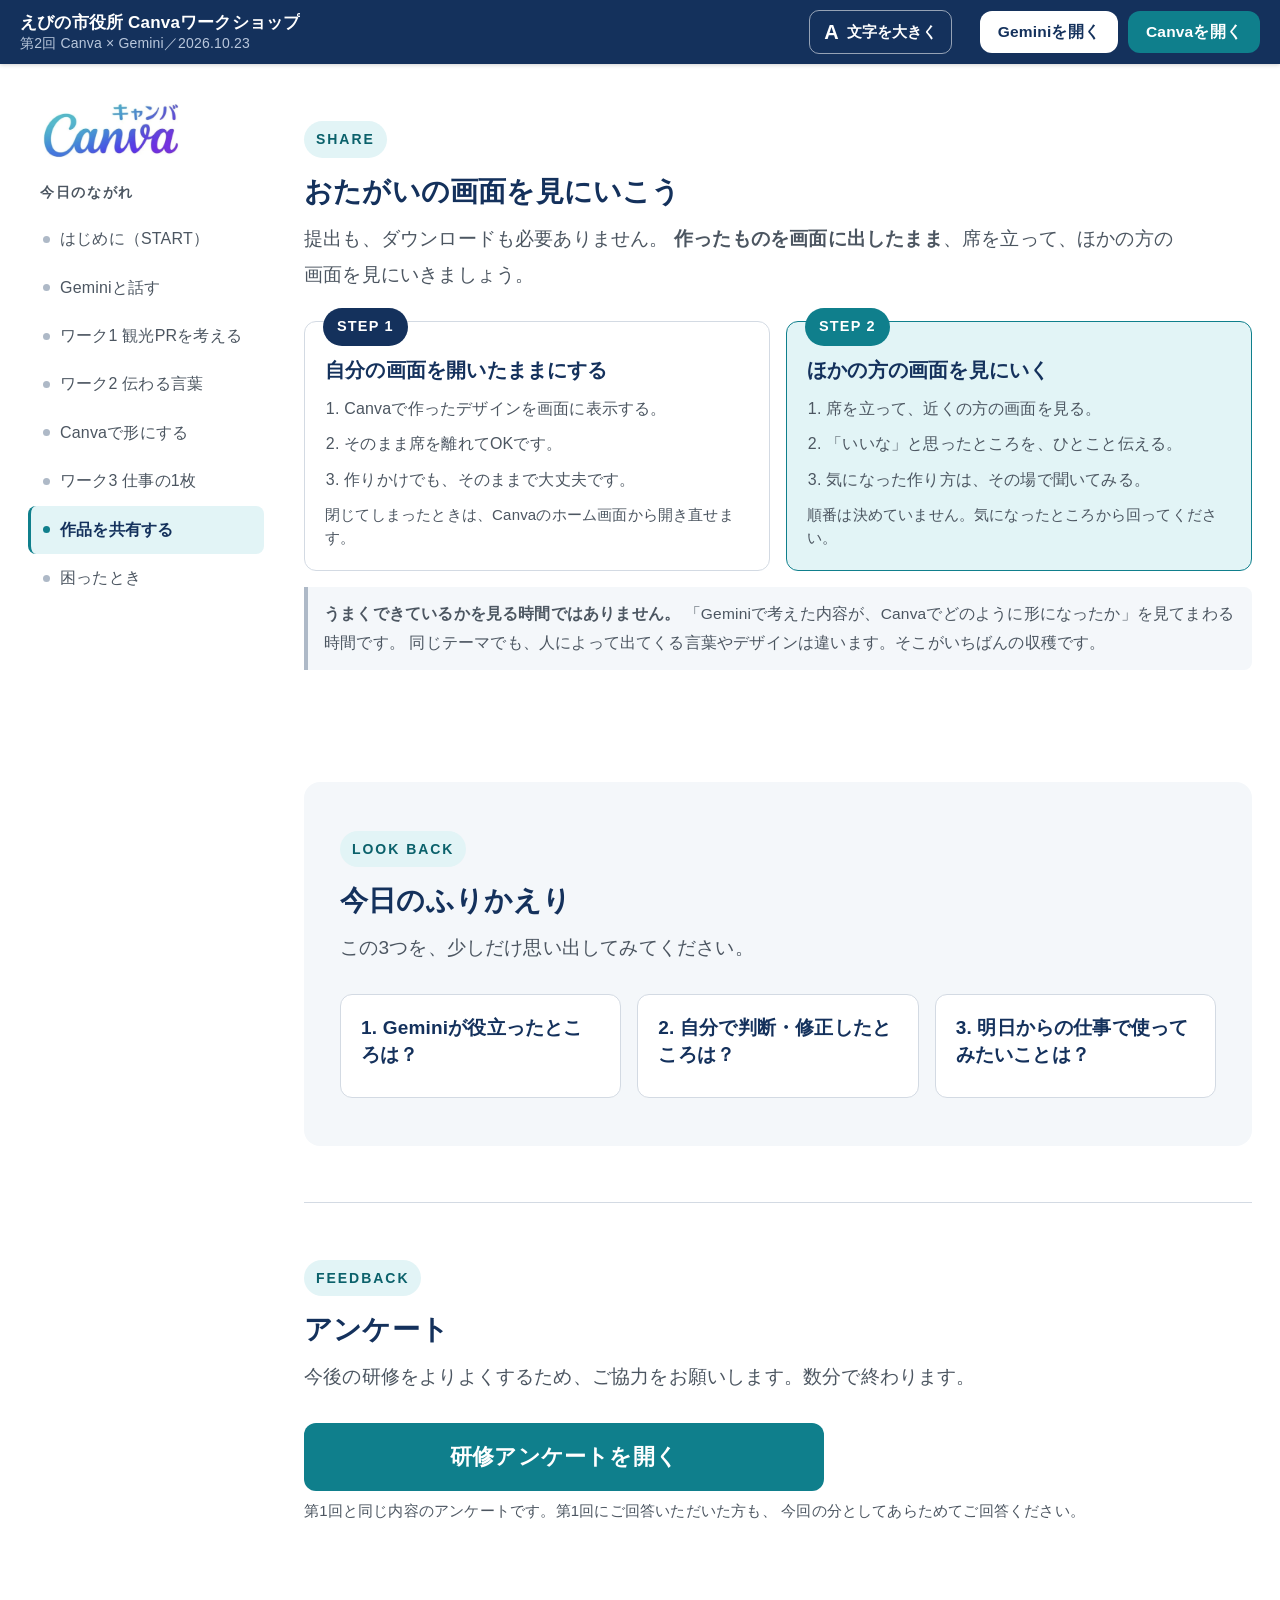
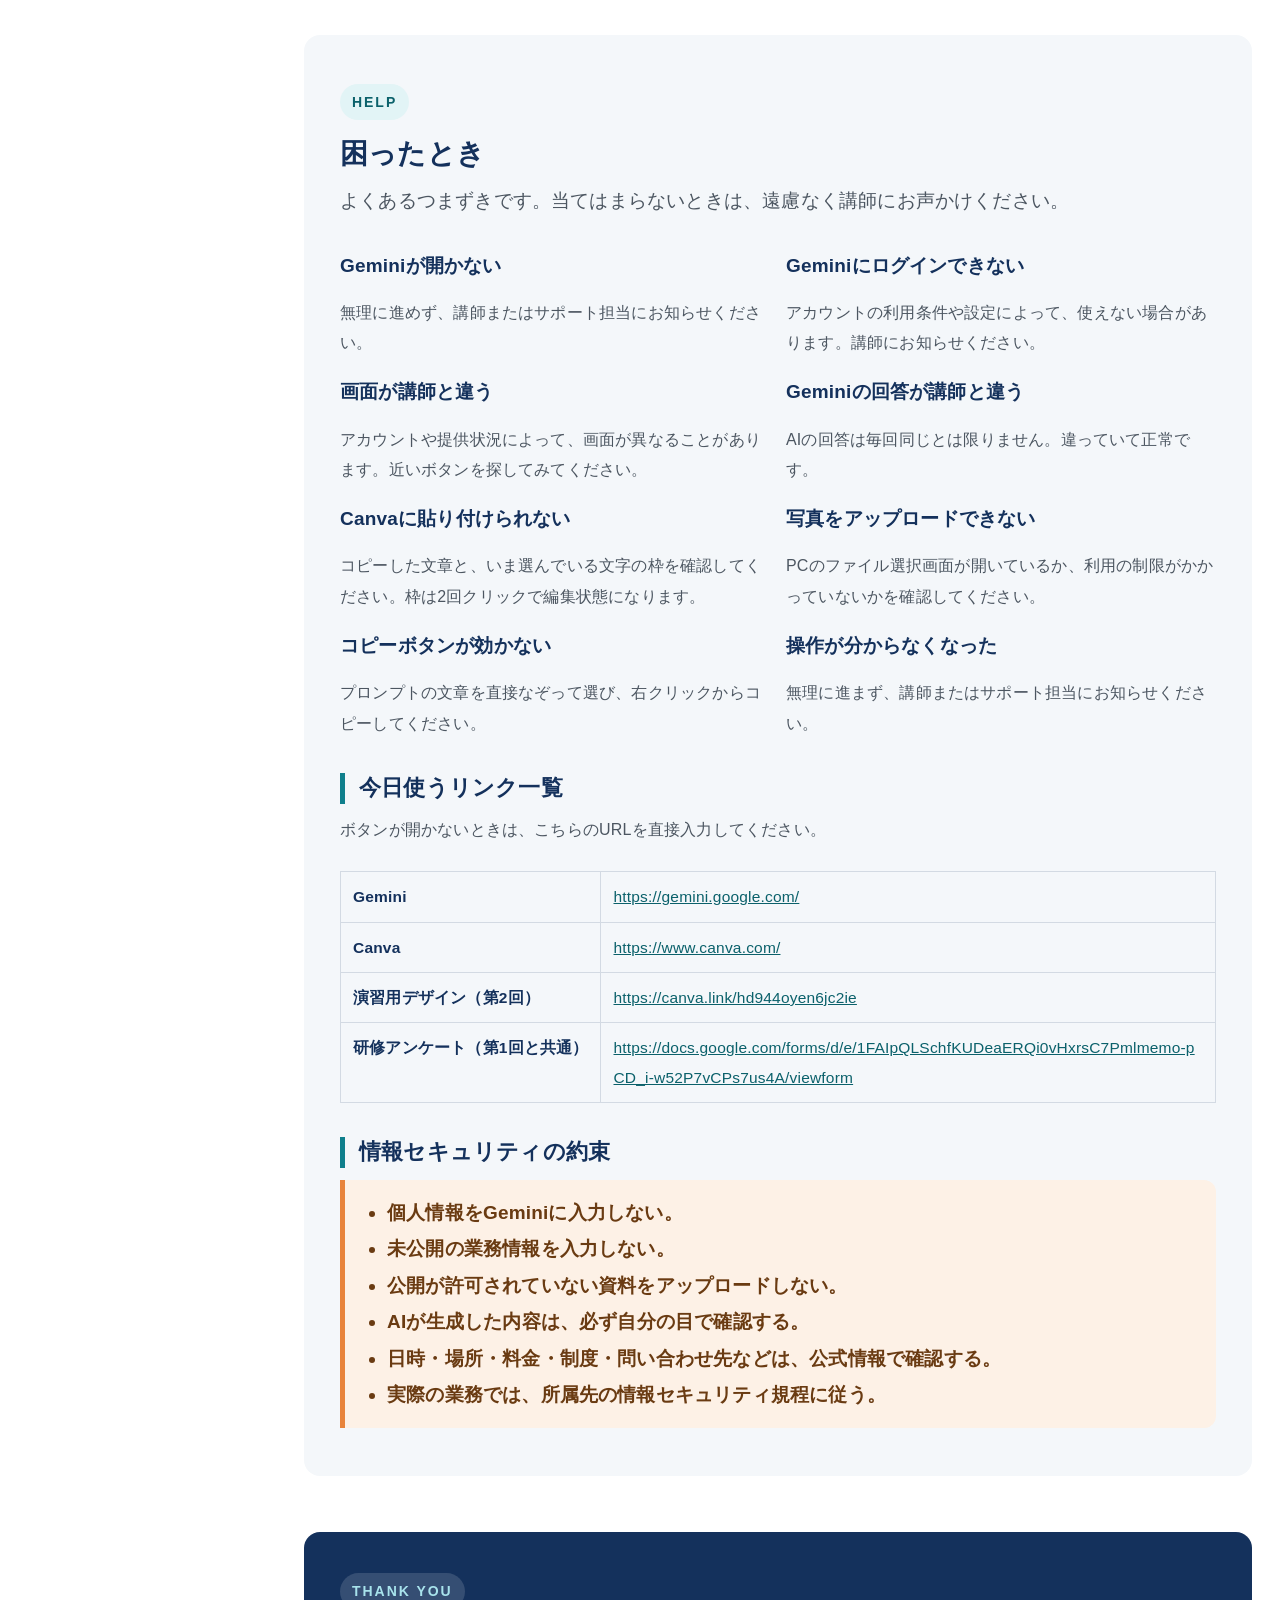
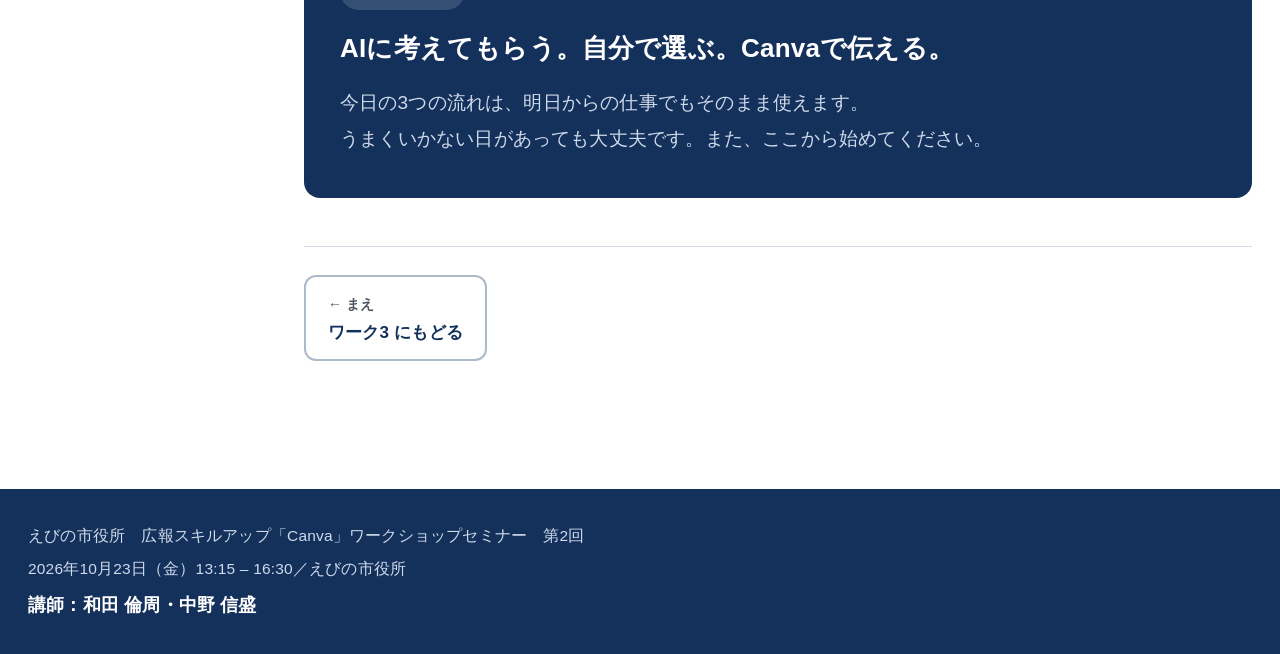
<file: g-share.html>
<!DOCTYPE html>
<html lang="ja">
<head>
<meta charset="UTF-8">
<meta name="viewport" content="width=device-width, initial-scale=1">
<title>作品を共有する／ふりかえり／アンケート｜えびの市役所 Canvaワークショップ 第2回</title>
<meta name="description" content="えびの市役所 Canvaワークショップ 第2回の作品共有・ふりかえり・アンケート・困ったときの案内です。">
<meta name="robots" content="noindex">
<link rel="stylesheet" href="style.css">
</head>
<body>

<script>
/* 表示前に「文字サイズ」と「研修回」を反映します（ちらつき防止）。
   研修回：この画面で固定する場合は data-course を直接指定しています。 */
(function () {
  var d = document.documentElement;
  try {
    if (localStorage.getItem("ebino-font") === "lg") { d.setAttribute("data-font", "lg"); }
  } catch (e) {}
  /* この教材ページは第2回です。表示中の回として記憶します。 */
  d.setAttribute("data-course", "2");
  try { localStorage.setItem("ebino-course", "2"); } catch (e) {}
})();
</script>

<a class="skip-link" href="#mainStart">本文へスキップ</a>

<!-- ============================================================
     常時表示バー
     ============================================================ -->
<header class="topbar">
  <div class="topbar__title">
    えびの市役所 Canvaワークショップ
    <small>第2回 Canva × Gemini／2026.10.23</small>
  </div>

  <button class="fontToggle" id="fontToggle" type="button" aria-pressed="false">
    <span aria-hidden="true">A</span><span class="fontToggle__label">文字を大きく</span>
  </button>

    <div class="topbar__actions">
      <a class="btn btn--navy is-pending" data-link="gemini" aria-disabled="true">
        Geminiを開く
        <span class="btn__state">準備中</span>
      </a>
      <a class="btn btn--primary is-pending" data-link="canvaHome" aria-disabled="true">
        Canvaを開く
        <span class="btn__state">準備中</span>
      </a>
    </div>

  <button class="navToggle" type="button" data-sheet-open>目次</button>
</header>

<div class="layout">

  <!-- ==========================================================
       サイドナビ（PC）
       ========================================================== -->
  <nav class="sidebar" aria-label="ページ内の目次">

    <!-- スクロールしても常に見えるロゴ -->
    <div class="media media--logo sidebar__logo" data-img="images/canva-logo.png"
         data-alt="Canva（キャンバ）" style="--ar:800/366;">
      <span class="media__label">Canva</span>
    </div>

    <div class="sidebar__scroll">
    <p class="sidebar__head">今日のながれ</p>
      <ul class="sidebar__list">
        <li><a href="index.html#g-start">はじめに（START）</a></li>
        <li><a href="g-gemini.html#g-gemini">Geminiと話す</a></li>
        <li><a href="g-work1.html#g-work1">ワーク1 観光PRを考える</a></li>
        <li><a href="g-work2.html#g-work2">ワーク2 伝わる言葉</a></li>
        <li><a href="g-canva.html#g-canva">Canvaで形にする</a></li>
        <li><a href="g-work3.html#g-work3">ワーク3 仕事の1枚</a></li>
        <li><a href="#g-share">作品を共有する</a></li>
        <li><a href="#g-help">困ったとき</a></li>
      </ul>
    </div>
  </nav>

  <main id="mainStart">
<!-- ========================================================
         SHARE
         ======================================================== -->
    <section class="sec" id="g-share">
      <span class="sec__label">SHARE</span>
      <h2 class="sec__title">おたがいの画面を見にいこう</h2>
      <p class="sec__lead">
        提出も、ダウンロードも必要ありません。
        <strong>作ったものを画面に出したまま</strong>、席を立って、ほかの方の画面を見にいきましょう。
      </p>

      <div class="grid grid--2">
        <div class="card step">
          <span class="step__no">STEP 1</span>
          <h3 class="step__ttl">自分の画面を開いたままにする</h3>
          <ol>
            <li>Canvaで作ったデザインを画面に表示する。</li>
            <li>そのまま席を離れてOKです。</li>
            <li>作りかけでも、そのままで大丈夫です。</li>
          </ol>
          <p class="btnNote">閉じてしまったときは、Canvaのホーム画面から開き直せます。</p>
        </div>

        <div class="card step step--calm">
          <span class="step__no">STEP 2</span>
          <h3 class="step__ttl">ほかの方の画面を見にいく</h3>
          <ol>
            <li>席を立って、近くの方の画面を見る。</li>
            <li>「いいな」と思ったところを、ひとこと伝える。</li>
            <li>気になった作り方は、その場で聞いてみる。</li>
          </ol>
          <p class="btnNote">順番は決めていません。気になったところから回ってください。</p>
        </div>
      </div>

      <p class="note">
        <strong>うまくできているかを見る時間ではありません。</strong>
        「Geminiで考えた内容が、Canvaでどのように形になったか」を見てまわる時間です。
        同じテーマでも、人によって出てくる言葉やデザインは違います。そこがいちばんの収穫です。
      </p>

    </section>

<!-- ========================================================
         ふりかえり
         ======================================================== -->
    <section class="sec sec--alt" id="g-reflect" data-nav="g-share">
      <span class="sec__label">LOOK BACK</span>
      <h2 class="sec__title">今日のふりかえり</h2>
      <p class="sec__lead">この3つを、少しだけ思い出してみてください。</p>

      <div class="grid grid--3">
        <div class="card"><h3 class="card__ttl">1. Geminiが役立ったところは？</h3></div>
        <div class="card"><h3 class="card__ttl">2. 自分で判断・修正したところは？</h3></div>
        <div class="card"><h3 class="card__ttl">3. 明日からの仕事で使ってみたいことは？</h3></div>
      </div>
    </section>

<!-- ========================================================
         アンケート
         ======================================================== -->
    <section class="sec" id="g-feedback" data-nav="g-share">
      <span class="sec__label">FEEDBACK</span>
      <h2 class="sec__title">アンケート</h2>
      <p class="sec__lead">
        今後の研修をよりよくするため、ご協力をお願いします。数分で終わります。
      </p>
      <a class="btn btn--primary btn--lg is-pending" data-link="survey2" aria-disabled="true"
         style="max-width:520px;">
        研修アンケートを開く
        <span class="btn__state">準備中</span>
      </a>
      <p class="btnNote">
        第1回と同じ内容のアンケートです。第1回にご回答いただいた方も、
        今回の分としてあらためてご回答ください。
      </p>
    </section>

<!-- ========================================================
         困ったとき
         ======================================================== -->
    <section class="sec sec--alt" id="g-help">
      <span class="sec__label">HELP</span>
      <h2 class="sec__title">困ったとき</h2>
      <p class="sec__lead">よくあるつまずきです。当てはまらないときは、遠慮なく講師にお声かけください。</p>

      <div class="grid grid--2">
        <div class="faq"><p class="faq__q">Geminiが開かない</p>
          <p class="faq__a">無理に進めず、講師またはサポート担当にお知らせください。</p></div>
        <div class="faq"><p class="faq__q">Geminiにログインできない</p>
          <p class="faq__a">アカウントの利用条件や設定によって、使えない場合があります。講師にお知らせください。</p></div>
        <div class="faq"><p class="faq__q">画面が講師と違う</p>
          <p class="faq__a">アカウントや提供状況によって、画面が異なることがあります。近いボタンを探してみてください。</p></div>
        <div class="faq"><p class="faq__q">Geminiの回答が講師と違う</p>
          <p class="faq__a">AIの回答は毎回同じとは限りません。違っていて正常です。</p></div>
        <div class="faq"><p class="faq__q">Canvaに貼り付けられない</p>
          <p class="faq__a">コピーした文章と、いま選んでいる文字の枠を確認してください。枠は2回クリックで編集状態になります。</p></div>
        <div class="faq"><p class="faq__q">写真をアップロードできない</p>
          <p class="faq__a">PCのファイル選択画面が開いているか、利用の制限がかかっていないかを確認してください。</p></div>
        <div class="faq"><p class="faq__q">コピーボタンが効かない</p>
          <p class="faq__a">プロンプトの文章を直接なぞって選び、右クリックからコピーしてください。</p></div>
        <div class="faq"><p class="faq__q">操作が分からなくなった</p>
          <p class="faq__a">無理に進まず、講師またはサポート担当にお知らせください。</p></div>
      </div>

      <h3 class="subHead">今日使うリンク一覧</h3>
      <p class="helpNote helpNote--gap">ボタンが開かないときは、こちらのURLを直接入力してください。</p>
      <table class="linkTable">
        <tbody id="linkTableBody2"></tbody>
      </table>

      <h3 class="subHead">情報セキュリティの約束</h3>
      <ul class="warnList">
        <li>個人情報をGeminiに入力しない。</li>
        <li>未公開の業務情報を入力しない。</li>
        <li>公開が許可されていない資料をアップロードしない。</li>
        <li>AIが生成した内容は、必ず自分の目で確認する。</li>
        <li>日時・場所・料金・制度・問い合わせ先などは、公式情報で確認する。</li>
        <li>実際の業務では、所属先の情報セキュリティ規程に従う。</li>
      </ul>
    </section>

<!-- ========================================================
         おわりに
         ======================================================== -->
    <section class="next" id="g-end" data-nav="g-help">
      <span class="sec__label">THANK YOU</span>
      <p class="next__theme">AIに考えてもらう。自分で選ぶ。Canvaで伝える。</p>
      <p class="next__copy">
        今日の3つの流れは、明日からの仕事でもそのまま使えます。<br>
        うまくいかない日があっても大丈夫です。また、ここから始めてください。
      </p>
    </section>

    <nav class="pageNav" aria-label="ページの移動">
      <a class="pageNav__link pageNav__prev" href="g-work3.html"><span class="pageNav__dir">← まえ</span><span class="pageNav__ttl">ワーク3 にもどる</span></a>
      <span></span>
    </nav>

  </main>
</div>

<!-- ============================================================
     Footer
     ============================================================ -->
<footer class="footer">
  <div class="footer__inner">
    <p style="margin-bottom:4px;">
      えびの市役所　広報スキルアップ「Canva」ワークショップセミナー　第2回
    </p>
    <p style="margin-bottom:4px;">2026年10月23日（金）13:15 – 16:30／えびの市役所</p>
    <p style="margin:0;"><b>講師：和田 倫周・中野 信盛</b></p>
  </div>
</footer>

<!-- ============================================================
     スマホ用 下部固定バー
     ============================================================ -->
<div class="mobileBar mobileBar--three">
  <a class="btn btn--navy is-pending" data-link="gemini" aria-disabled="true">
    Gemini
    <span class="btn__state">準備中</span>
  </a>
  <a class="btn btn--primary is-pending" data-link="canvaHome" aria-disabled="true">
    Canva
    <span class="btn__state">準備中</span>
  </a>
  <button class="btn btn--outline" type="button" data-sheet-open>目次</button>
</div>

<!-- ============================================================
     スマホ用 目次シート
     ============================================================ -->
<div class="sheet" id="navSheet" hidden>
  <div class="sheet__panel" role="dialog" aria-modal="true" aria-label="目次">
    <div class="sheet__head">
      <h2>目次</h2>
      <button class="sheet__close" type="button" id="sheetClose">閉じる</button>
    </div>

    <div class="media media--logo sheet__logo" data-img="images/canva-logo.png"
         data-alt="Canva（キャンバ）" style="--ar:800/366;">
      <span class="media__label">Canva</span>
    </div>

    <button class="fontToggle fontToggle--sheet" id="fontToggleSheet" type="button" aria-pressed="false">
      <span aria-hidden="true">A</span><span class="fontToggle__label">文字を大きく</span>
    </button>

      <ul class="sheet__list">
        <li><a href="index.html#g-start">はじめに（START）</a></li>
        <li><a href="g-gemini.html#g-gemini">Geminiと話す</a></li>
        <li><a href="g-work1.html#g-work1">ワーク1 観光PRを考える</a></li>
        <li><a href="g-work2.html#g-work2">ワーク2 伝わる言葉</a></li>
        <li><a href="g-canva.html#g-canva">Canvaで形にする</a></li>
        <li><a href="g-work3.html#g-work3">ワーク3 仕事の1枚</a></li>
        <li><a href="#g-share">作品を共有する</a></li>
        <li><a href="#g-help">困ったとき</a></li>
      </ul>
  </div>
</div>

<script src="script.js"></script>
</body>
</html>
</file>
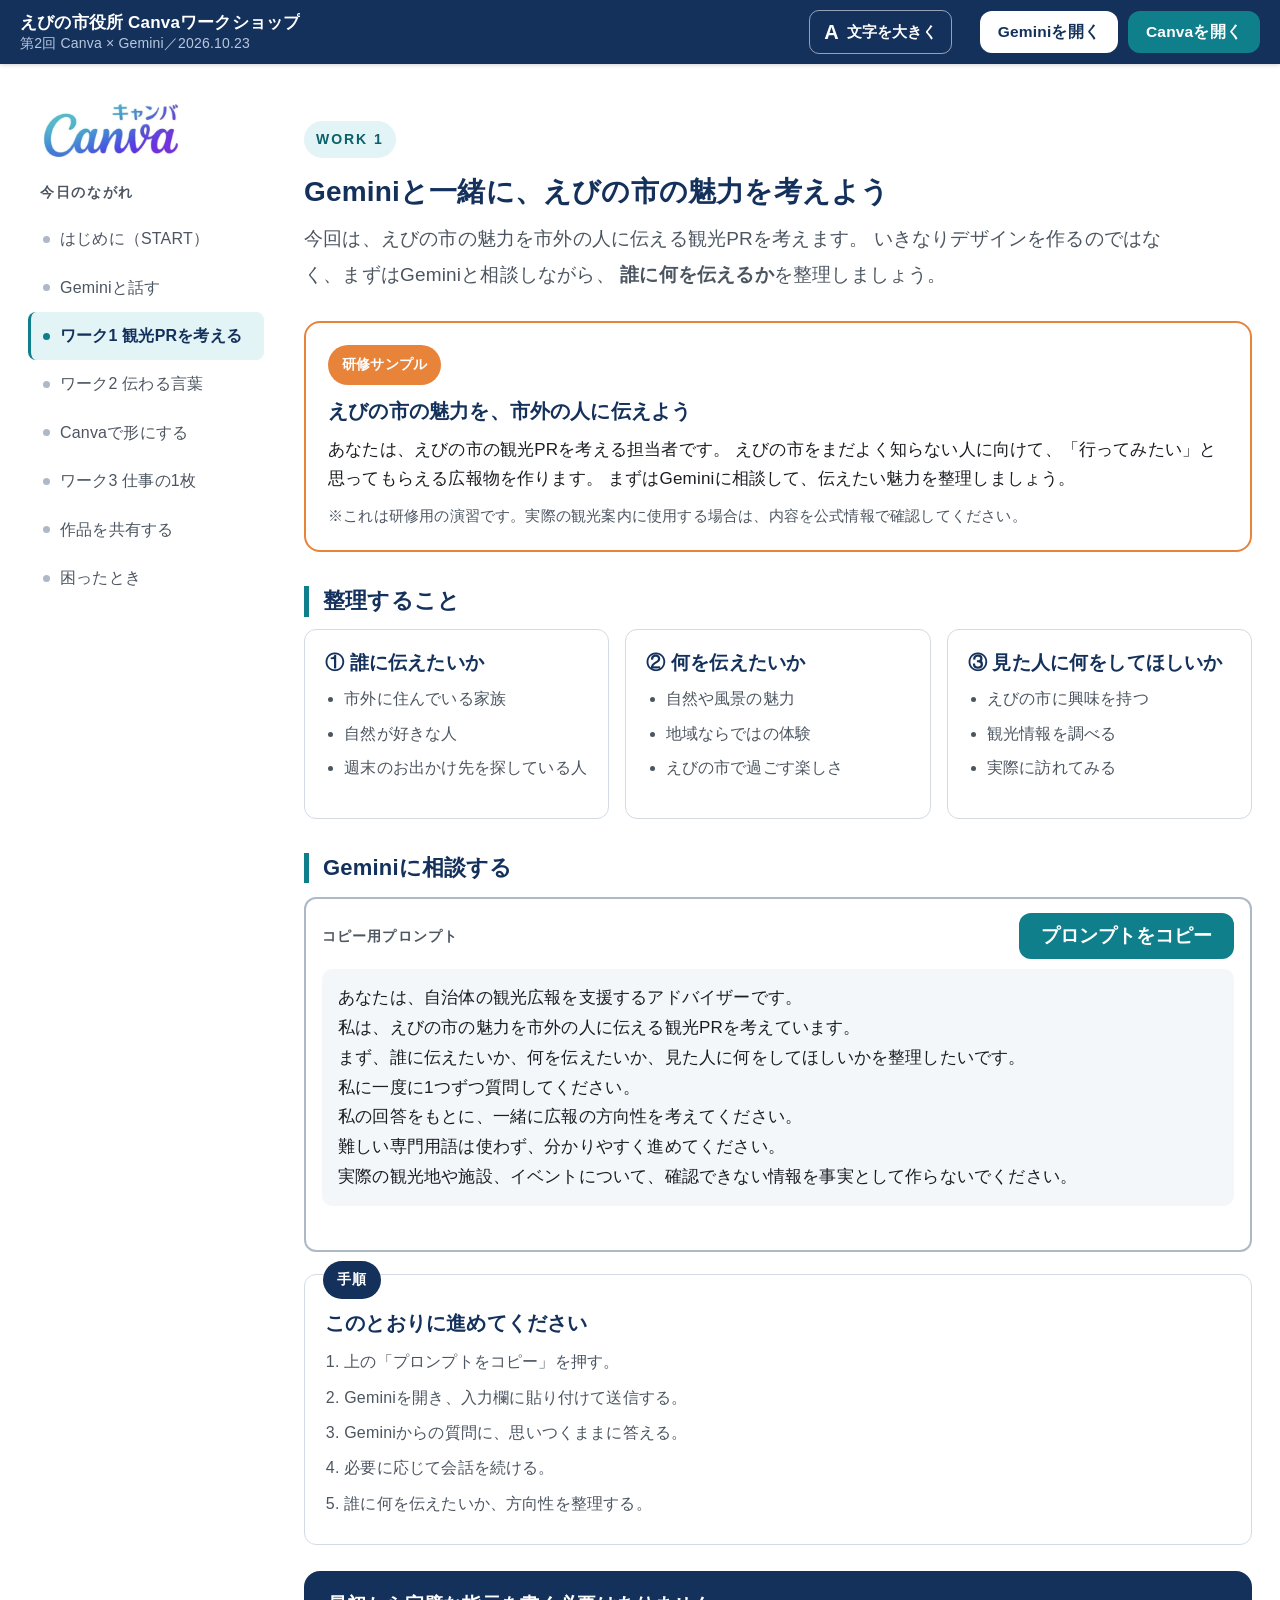
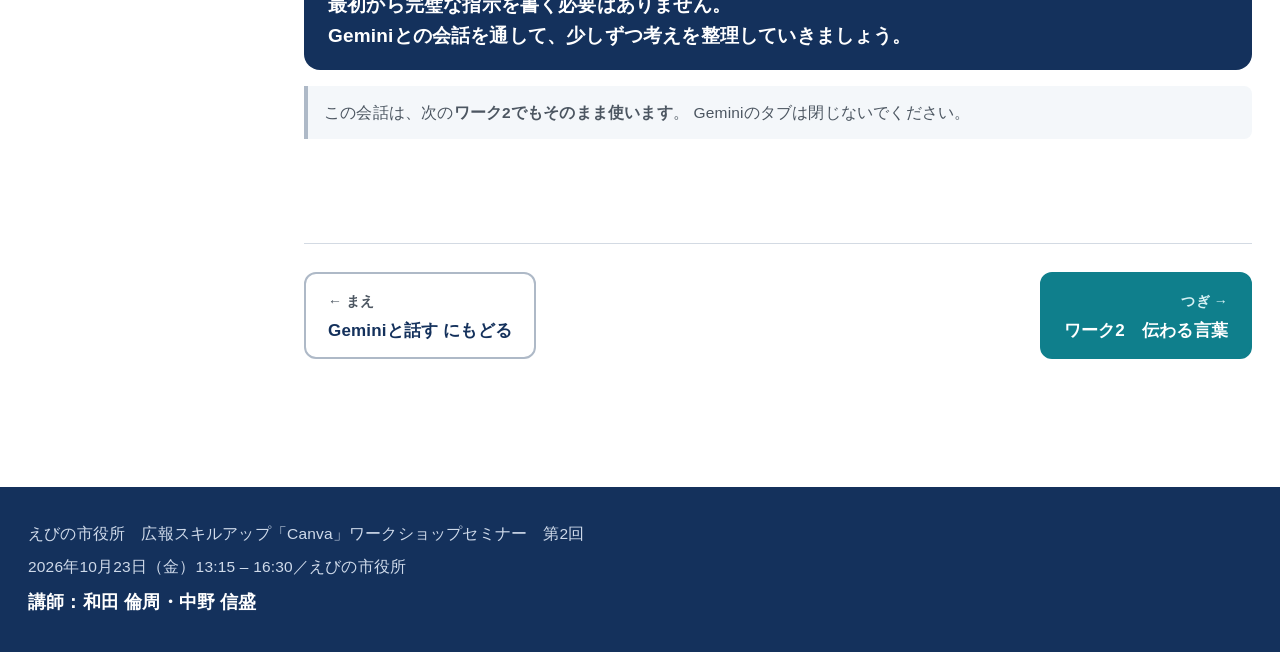
<file: g-work1.html>
<!DOCTYPE html>
<html lang="ja">
<head>
<meta charset="UTF-8">
<meta name="viewport" content="width=device-width, initial-scale=1">
<title>ワーク1｜Geminiと観光PRを考えよう｜えびの市役所 Canvaワークショップ 第2回</title>
<meta name="description" content="えびの市役所 Canvaワークショップ 第2回 ワーク1。えびの市の観光PRの方向性をGeminiと整理します。">
<meta name="robots" content="noindex">
<link rel="stylesheet" href="style.css">
</head>
<body>

<script>
/* 表示前に「文字サイズ」と「研修回」を反映します（ちらつき防止）。
   研修回：この画面で固定する場合は data-course を直接指定しています。 */
(function () {
  var d = document.documentElement;
  try {
    if (localStorage.getItem("ebino-font") === "lg") { d.setAttribute("data-font", "lg"); }
  } catch (e) {}
  /* この教材ページは第2回です。表示中の回として記憶します。 */
  d.setAttribute("data-course", "2");
  try { localStorage.setItem("ebino-course", "2"); } catch (e) {}
})();
</script>

<a class="skip-link" href="#mainStart">本文へスキップ</a>

<!-- ============================================================
     常時表示バー
     ============================================================ -->
<header class="topbar">
  <div class="topbar__title">
    えびの市役所 Canvaワークショップ
    <small>第2回 Canva × Gemini／2026.10.23</small>
  </div>

  <button class="fontToggle" id="fontToggle" type="button" aria-pressed="false">
    <span aria-hidden="true">A</span><span class="fontToggle__label">文字を大きく</span>
  </button>

    <div class="topbar__actions">
      <a class="btn btn--navy is-pending" data-link="gemini" aria-disabled="true">
        Geminiを開く
        <span class="btn__state">準備中</span>
      </a>
      <a class="btn btn--primary is-pending" data-link="canvaHome" aria-disabled="true">
        Canvaを開く
        <span class="btn__state">準備中</span>
      </a>
    </div>

  <button class="navToggle" type="button" data-sheet-open>目次</button>
</header>

<div class="layout">

  <!-- ==========================================================
       サイドナビ（PC）
       ========================================================== -->
  <nav class="sidebar" aria-label="ページ内の目次">

    <!-- スクロールしても常に見えるロゴ -->
    <div class="media media--logo sidebar__logo" data-img="images/canva-logo.png"
         data-alt="Canva（キャンバ）" style="--ar:800/366;">
      <span class="media__label">Canva</span>
    </div>

    <div class="sidebar__scroll">
    <p class="sidebar__head">今日のながれ</p>
      <ul class="sidebar__list">
        <li><a href="index.html#g-start">はじめに（START）</a></li>
        <li><a href="g-gemini.html#g-gemini">Geminiと話す</a></li>
        <li><a href="#g-work1">ワーク1 観光PRを考える</a></li>
        <li><a href="g-work2.html#g-work2">ワーク2 伝わる言葉</a></li>
        <li><a href="g-canva.html#g-canva">Canvaで形にする</a></li>
        <li><a href="g-work3.html#g-work3">ワーク3 仕事の1枚</a></li>
        <li><a href="g-share.html#g-share">作品を共有する</a></li>
        <li><a href="g-share.html#g-help">困ったとき</a></li>
      </ul>
    </div>
  </nav>

  <main id="mainStart">
<!-- ========================================================
         WORK 1
         ======================================================== -->
    <section class="sec" id="g-work1">
      <span class="sec__label">WORK 1</span>
      <h2 class="sec__title">Geminiと一緒に、えびの市の魅力を考えよう</h2>
      <p class="sec__lead">
        今回は、えびの市の魅力を市外の人に伝える観光PRを考えます。
        いきなりデザインを作るのではなく、まずはGeminiと相談しながら、
        <strong>誰に何を伝えるか</strong>を整理しましょう。
      </p>

      <div class="sampleBox">
        <span class="sampleBadge">研修サンプル</span>
        <h3 class="sampleBox__ttl">えびの市の魅力を、市外の人に伝えよう</h3>
        <p class="sampleBox__txt">
          あなたは、えびの市の観光PRを考える担当者です。
          えびの市をまだよく知らない人に向けて、「行ってみたい」と思ってもらえる広報物を作ります。
          まずはGeminiに相談して、伝えたい魅力を整理しましょう。
        </p>
        <p class="sampleBox__note">
          ※これは研修用の演習です。実際の観光案内に使用する場合は、内容を公式情報で確認してください。
        </p>
      </div>

      <h3 class="subHead">整理すること</h3>
      <div class="grid grid--3">
        <div class="card">
          <h3 class="card__ttl">① 誰に伝えたいか</h3>
          <ul class="sampleList">
            <li>市外に住んでいる家族</li>
            <li>自然が好きな人</li>
            <li>週末のお出かけ先を探している人</li>
          </ul>
        </div>
        <div class="card">
          <h3 class="card__ttl">② 何を伝えたいか</h3>
          <ul class="sampleList">
            <li>自然や風景の魅力</li>
            <li>地域ならではの体験</li>
            <li>えびの市で過ごす楽しさ</li>
          </ul>
        </div>
        <div class="card">
          <h3 class="card__ttl">③ 見た人に何をしてほしいか</h3>
          <ul class="sampleList">
            <li>えびの市に興味を持つ</li>
            <li>観光情報を調べる</li>
            <li>実際に訪れてみる</li>
          </ul>
        </div>
      </div>

      <h3 class="subHead">Geminiに相談する</h3>
      <div class="prompt">
        <div class="prompt__head">
          <span class="prompt__label">コピー用プロンプト</span>
          <button class="btn btn--primary prompt__copy" type="button" data-copy="p-w1">プロンプトをコピー</button>
        </div>
        <pre class="prompt__text" id="p-w1">あなたは、自治体の観光広報を支援するアドバイザーです。
私は、えびの市の魅力を市外の人に伝える観光PRを考えています。
まず、誰に伝えたいか、何を伝えたいか、見た人に何をしてほしいかを整理したいです。
私に一度に1つずつ質問してください。
私の回答をもとに、一緒に広報の方向性を考えてください。
難しい専門用語は使わず、分かりやすく進めてください。
実際の観光地や施設、イベントについて、確認できない情報を事実として作らないでください。</pre>
        <p class="prompt__msg" role="status" aria-live="polite"></p>
      </div>

      <div class="card step" style="margin-top:22px;">
        <span class="step__no">手順</span>
        <h3 class="step__ttl">このとおりに進めてください</h3>
        <ol>
          <li>上の「プロンプトをコピー」を押す。</li>
          <li>Geminiを開き、入力欄に貼り付けて送信する。</li>
          <li>Geminiからの質問に、思いつくままに答える。</li>
          <li>必要に応じて会話を続ける。</li>
          <li>誰に何を伝えたいか、方向性を整理する。</li>
        </ol>
      </div>

      <p class="bigMsg">
        最初から完璧な指示を書く必要はありません。<br>
        Geminiとの会話を通して、少しずつ考えを整理していきましょう。
      </p>

      <p class="note">
        この会話は、次の<strong>ワーク2でもそのまま使います</strong>。
        Geminiのタブは閉じないでください。
      </p>
    </section>

    <nav class="pageNav" aria-label="ページの移動">
      <a class="pageNav__link pageNav__prev" href="g-gemini.html"><span class="pageNav__dir">← まえ</span><span class="pageNav__ttl">Geminiと話す にもどる</span></a>
      <a class="pageNav__link pageNav__next" href="g-work2.html"><span class="pageNav__dir">つぎ →</span><span class="pageNav__ttl">ワーク2　伝わる言葉</span></a>
    </nav>

  </main>
</div>

<!-- ============================================================
     Footer
     ============================================================ -->
<footer class="footer">
  <div class="footer__inner">
    <p style="margin-bottom:4px;">
      えびの市役所　広報スキルアップ「Canva」ワークショップセミナー　第2回
    </p>
    <p style="margin-bottom:4px;">2026年10月23日（金）13:15 – 16:30／えびの市役所</p>
    <p style="margin:0;"><b>講師：和田 倫周・中野 信盛</b></p>
  </div>
</footer>

<!-- ============================================================
     スマホ用 下部固定バー
     ============================================================ -->
<div class="mobileBar mobileBar--three">
  <a class="btn btn--navy is-pending" data-link="gemini" aria-disabled="true">
    Gemini
    <span class="btn__state">準備中</span>
  </a>
  <a class="btn btn--primary is-pending" data-link="canvaHome" aria-disabled="true">
    Canva
    <span class="btn__state">準備中</span>
  </a>
  <button class="btn btn--outline" type="button" data-sheet-open>目次</button>
</div>

<!-- ============================================================
     スマホ用 目次シート
     ============================================================ -->
<div class="sheet" id="navSheet" hidden>
  <div class="sheet__panel" role="dialog" aria-modal="true" aria-label="目次">
    <div class="sheet__head">
      <h2>目次</h2>
      <button class="sheet__close" type="button" id="sheetClose">閉じる</button>
    </div>

    <div class="media media--logo sheet__logo" data-img="images/canva-logo.png"
         data-alt="Canva（キャンバ）" style="--ar:800/366;">
      <span class="media__label">Canva</span>
    </div>

    <button class="fontToggle fontToggle--sheet" id="fontToggleSheet" type="button" aria-pressed="false">
      <span aria-hidden="true">A</span><span class="fontToggle__label">文字を大きく</span>
    </button>

      <ul class="sheet__list">
        <li><a href="index.html#g-start">はじめに（START）</a></li>
        <li><a href="g-gemini.html#g-gemini">Geminiと話す</a></li>
        <li><a href="#g-work1">ワーク1 観光PRを考える</a></li>
        <li><a href="g-work2.html#g-work2">ワーク2 伝わる言葉</a></li>
        <li><a href="g-canva.html#g-canva">Canvaで形にする</a></li>
        <li><a href="g-work3.html#g-work3">ワーク3 仕事の1枚</a></li>
        <li><a href="g-share.html#g-share">作品を共有する</a></li>
        <li><a href="g-share.html#g-help">困ったとき</a></li>
      </ul>
  </div>
</div>

<script src="script.js"></script>
</body>
</html>
</file>
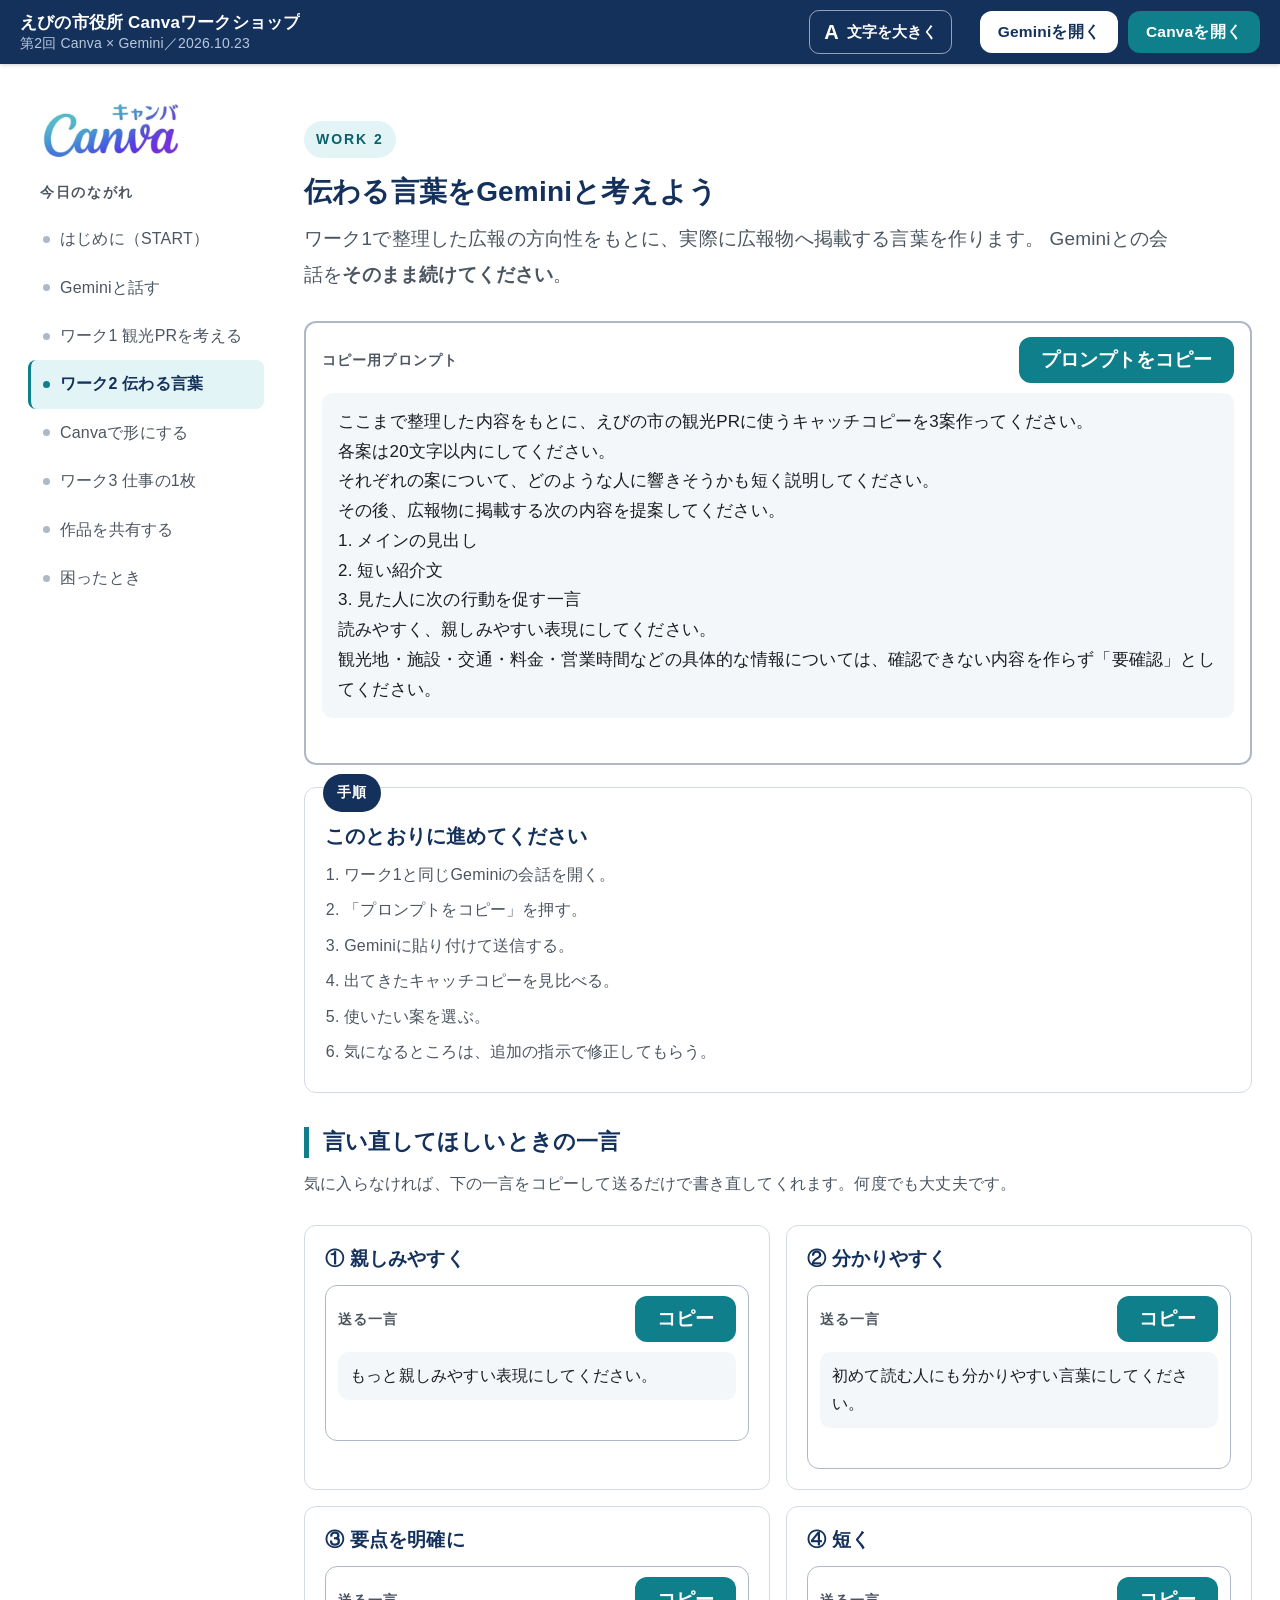
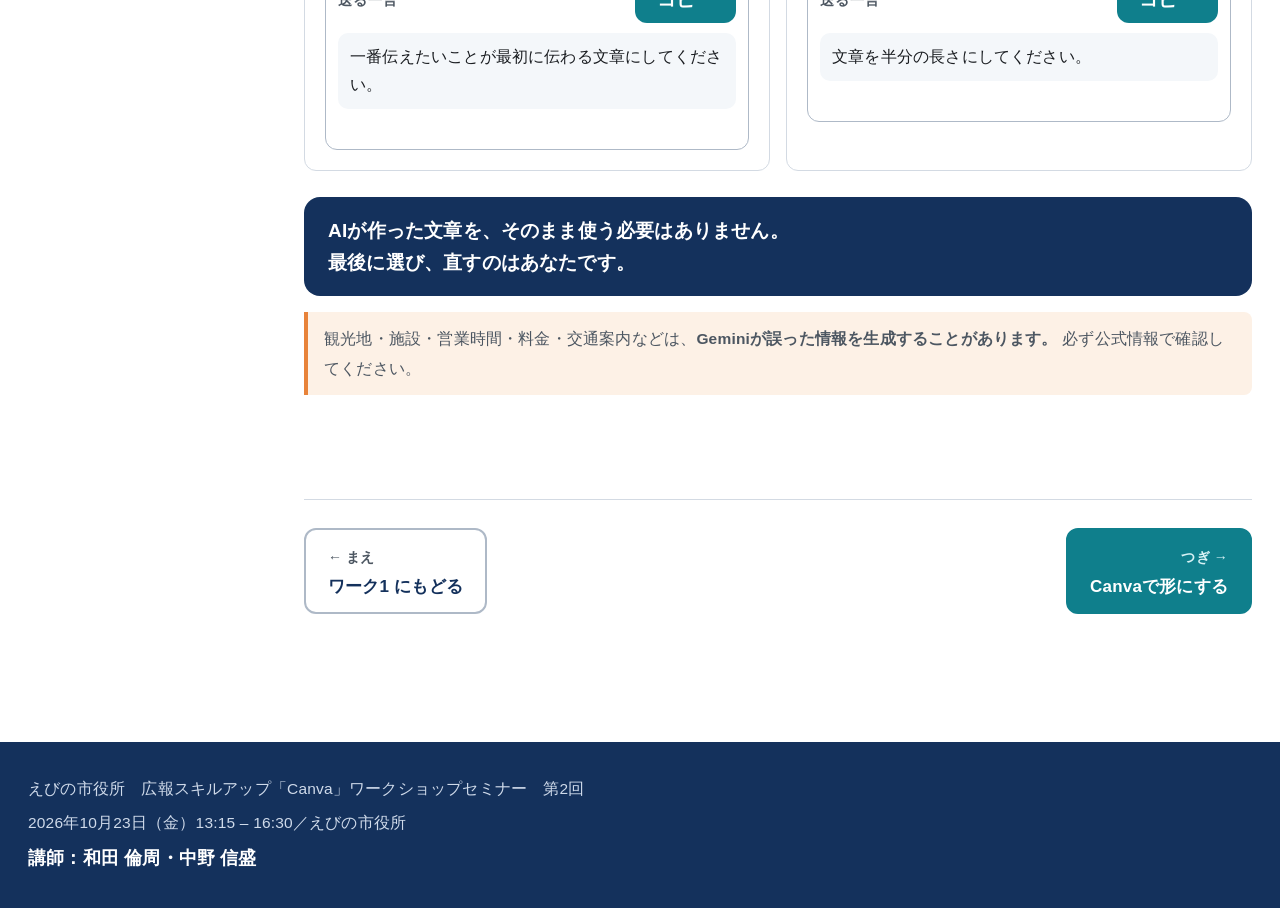
<file: g-work2.html>
<!DOCTYPE html>
<html lang="ja">
<head>
<meta charset="UTF-8">
<meta name="viewport" content="width=device-width, initial-scale=1">
<title>ワーク2｜Geminiと伝わる言葉を作ろう｜えびの市役所 Canvaワークショップ 第2回</title>
<meta name="description" content="えびの市役所 Canvaワークショップ 第2回 ワーク2。観光PRのキャッチコピーと紹介文をGeminiと作ります。">
<meta name="robots" content="noindex">
<link rel="stylesheet" href="style.css">
</head>
<body>

<script>
/* 表示前に「文字サイズ」と「研修回」を反映します（ちらつき防止）。
   研修回：この画面で固定する場合は data-course を直接指定しています。 */
(function () {
  var d = document.documentElement;
  try {
    if (localStorage.getItem("ebino-font") === "lg") { d.setAttribute("data-font", "lg"); }
  } catch (e) {}
  /* この教材ページは第2回です。表示中の回として記憶します。 */
  d.setAttribute("data-course", "2");
  try { localStorage.setItem("ebino-course", "2"); } catch (e) {}
})();
</script>

<a class="skip-link" href="#mainStart">本文へスキップ</a>

<!-- ============================================================
     常時表示バー
     ============================================================ -->
<header class="topbar">
  <div class="topbar__title">
    えびの市役所 Canvaワークショップ
    <small>第2回 Canva × Gemini／2026.10.23</small>
  </div>

  <button class="fontToggle" id="fontToggle" type="button" aria-pressed="false">
    <span aria-hidden="true">A</span><span class="fontToggle__label">文字を大きく</span>
  </button>

    <div class="topbar__actions">
      <a class="btn btn--navy is-pending" data-link="gemini" aria-disabled="true">
        Geminiを開く
        <span class="btn__state">準備中</span>
      </a>
      <a class="btn btn--primary is-pending" data-link="canvaHome" aria-disabled="true">
        Canvaを開く
        <span class="btn__state">準備中</span>
      </a>
    </div>

  <button class="navToggle" type="button" data-sheet-open>目次</button>
</header>

<div class="layout">

  <!-- ==========================================================
       サイドナビ（PC）
       ========================================================== -->
  <nav class="sidebar" aria-label="ページ内の目次">

    <!-- スクロールしても常に見えるロゴ -->
    <div class="media media--logo sidebar__logo" data-img="images/canva-logo.png"
         data-alt="Canva（キャンバ）" style="--ar:800/366;">
      <span class="media__label">Canva</span>
    </div>

    <div class="sidebar__scroll">
    <p class="sidebar__head">今日のながれ</p>
      <ul class="sidebar__list">
        <li><a href="index.html#g-start">はじめに（START）</a></li>
        <li><a href="g-gemini.html#g-gemini">Geminiと話す</a></li>
        <li><a href="g-work1.html#g-work1">ワーク1 観光PRを考える</a></li>
        <li><a href="#g-work2">ワーク2 伝わる言葉</a></li>
        <li><a href="g-canva.html#g-canva">Canvaで形にする</a></li>
        <li><a href="g-work3.html#g-work3">ワーク3 仕事の1枚</a></li>
        <li><a href="g-share.html#g-share">作品を共有する</a></li>
        <li><a href="g-share.html#g-help">困ったとき</a></li>
      </ul>
    </div>
  </nav>

  <main id="mainStart">
<!-- ========================================================
         WORK 2
         ======================================================== -->
    <section class="sec" id="g-work2">
      <span class="sec__label">WORK 2</span>
      <h2 class="sec__title">伝わる言葉をGeminiと考えよう</h2>
      <p class="sec__lead">
        ワーク1で整理した広報の方向性をもとに、実際に広報物へ掲載する言葉を作ります。
        Geminiとの会話を<strong>そのまま続けてください</strong>。
      </p>

      <div class="prompt">
        <div class="prompt__head">
          <span class="prompt__label">コピー用プロンプト</span>
          <button class="btn btn--primary prompt__copy" type="button" data-copy="p-w2">プロンプトをコピー</button>
        </div>
        <pre class="prompt__text" id="p-w2">ここまで整理した内容をもとに、えびの市の観光PRに使うキャッチコピーを3案作ってください。
各案は20文字以内にしてください。
それぞれの案について、どのような人に響きそうかも短く説明してください。
その後、広報物に掲載する次の内容を提案してください。
1. メインの見出し
2. 短い紹介文
3. 見た人に次の行動を促す一言
読みやすく、親しみやすい表現にしてください。
観光地・施設・交通・料金・営業時間などの具体的な情報については、確認できない内容を作らず「要確認」としてください。</pre>
        <p class="prompt__msg" role="status" aria-live="polite"></p>
      </div>

      <div class="card step" style="margin-top:22px;">
        <span class="step__no">手順</span>
        <h3 class="step__ttl">このとおりに進めてください</h3>
        <ol>
          <li>ワーク1と同じGeminiの会話を開く。</li>
          <li>「プロンプトをコピー」を押す。</li>
          <li>Geminiに貼り付けて送信する。</li>
          <li>出てきたキャッチコピーを見比べる。</li>
          <li>使いたい案を選ぶ。</li>
          <li>気になるところは、追加の指示で修正してもらう。</li>
        </ol>
      </div>

      <h3 class="subHead">言い直してほしいときの一言</h3>
      <p class="helpNote helpNote--gap">
        気に入らなければ、下の一言をコピーして送るだけで書き直してくれます。何度でも大丈夫です。
      </p>
      <div class="grid grid--2">
        <div class="card">
          <h3 class="card__ttl">① 親しみやすく</h3>
      <div class="prompt prompt--mini">
        <div class="prompt__head">
          <span class="prompt__label">送る一言</span>
          <button class="btn btn--primary prompt__copy" type="button" data-copy="p-w2a">コピー</button>
        </div>
        <pre class="prompt__text" id="p-w2a">もっと親しみやすい表現にしてください。</pre>
        <p class="prompt__msg" role="status" aria-live="polite"></p>
      </div>
        </div>
        <div class="card">
          <h3 class="card__ttl">② 分かりやすく</h3>
      <div class="prompt prompt--mini">
        <div class="prompt__head">
          <span class="prompt__label">送る一言</span>
          <button class="btn btn--primary prompt__copy" type="button" data-copy="p-w2b">コピー</button>
        </div>
        <pre class="prompt__text" id="p-w2b">初めて読む人にも分かりやすい言葉にしてください。</pre>
        <p class="prompt__msg" role="status" aria-live="polite"></p>
      </div>
        </div>
        <div class="card">
          <h3 class="card__ttl">③ 要点を明確に</h3>
      <div class="prompt prompt--mini">
        <div class="prompt__head">
          <span class="prompt__label">送る一言</span>
          <button class="btn btn--primary prompt__copy" type="button" data-copy="p-w2c">コピー</button>
        </div>
        <pre class="prompt__text" id="p-w2c">一番伝えたいことが最初に伝わる文章にしてください。</pre>
        <p class="prompt__msg" role="status" aria-live="polite"></p>
      </div>
        </div>
        <div class="card">
          <h3 class="card__ttl">④ 短く</h3>
      <div class="prompt prompt--mini">
        <div class="prompt__head">
          <span class="prompt__label">送る一言</span>
          <button class="btn btn--primary prompt__copy" type="button" data-copy="p-w2d">コピー</button>
        </div>
        <pre class="prompt__text" id="p-w2d">文章を半分の長さにしてください。</pre>
        <p class="prompt__msg" role="status" aria-live="polite"></p>
      </div>
        </div>
      </div>

      <p class="bigMsg">
        AIが作った文章を、そのまま使う必要はありません。<br>
        最後に選び、直すのはあなたです。
      </p>

      <p class="note note--warn">
        観光地・施設・営業時間・料金・交通案内などは、<strong>Geminiが誤った情報を生成することがあります。</strong>
        必ず公式情報で確認してください。
      </p>
    </section>

    <nav class="pageNav" aria-label="ページの移動">
      <a class="pageNav__link pageNav__prev" href="g-work1.html"><span class="pageNav__dir">← まえ</span><span class="pageNav__ttl">ワーク1 にもどる</span></a>
      <a class="pageNav__link pageNav__next" href="g-canva.html"><span class="pageNav__dir">つぎ →</span><span class="pageNav__ttl">Canvaで形にする</span></a>
    </nav>

  </main>
</div>

<!-- ============================================================
     Footer
     ============================================================ -->
<footer class="footer">
  <div class="footer__inner">
    <p style="margin-bottom:4px;">
      えびの市役所　広報スキルアップ「Canva」ワークショップセミナー　第2回
    </p>
    <p style="margin-bottom:4px;">2026年10月23日（金）13:15 – 16:30／えびの市役所</p>
    <p style="margin:0;"><b>講師：和田 倫周・中野 信盛</b></p>
  </div>
</footer>

<!-- ============================================================
     スマホ用 下部固定バー
     ============================================================ -->
<div class="mobileBar mobileBar--three">
  <a class="btn btn--navy is-pending" data-link="gemini" aria-disabled="true">
    Gemini
    <span class="btn__state">準備中</span>
  </a>
  <a class="btn btn--primary is-pending" data-link="canvaHome" aria-disabled="true">
    Canva
    <span class="btn__state">準備中</span>
  </a>
  <button class="btn btn--outline" type="button" data-sheet-open>目次</button>
</div>

<!-- ============================================================
     スマホ用 目次シート
     ============================================================ -->
<div class="sheet" id="navSheet" hidden>
  <div class="sheet__panel" role="dialog" aria-modal="true" aria-label="目次">
    <div class="sheet__head">
      <h2>目次</h2>
      <button class="sheet__close" type="button" id="sheetClose">閉じる</button>
    </div>

    <div class="media media--logo sheet__logo" data-img="images/canva-logo.png"
         data-alt="Canva（キャンバ）" style="--ar:800/366;">
      <span class="media__label">Canva</span>
    </div>

    <button class="fontToggle fontToggle--sheet" id="fontToggleSheet" type="button" aria-pressed="false">
      <span aria-hidden="true">A</span><span class="fontToggle__label">文字を大きく</span>
    </button>

      <ul class="sheet__list">
        <li><a href="index.html#g-start">はじめに（START）</a></li>
        <li><a href="g-gemini.html#g-gemini">Geminiと話す</a></li>
        <li><a href="g-work1.html#g-work1">ワーク1 観光PRを考える</a></li>
        <li><a href="#g-work2">ワーク2 伝わる言葉</a></li>
        <li><a href="g-canva.html#g-canva">Canvaで形にする</a></li>
        <li><a href="g-work3.html#g-work3">ワーク3 仕事の1枚</a></li>
        <li><a href="g-share.html#g-share">作品を共有する</a></li>
        <li><a href="g-share.html#g-help">困ったとき</a></li>
      </ul>
  </div>
</div>

<script src="script.js"></script>
</body>
</html>
</file>
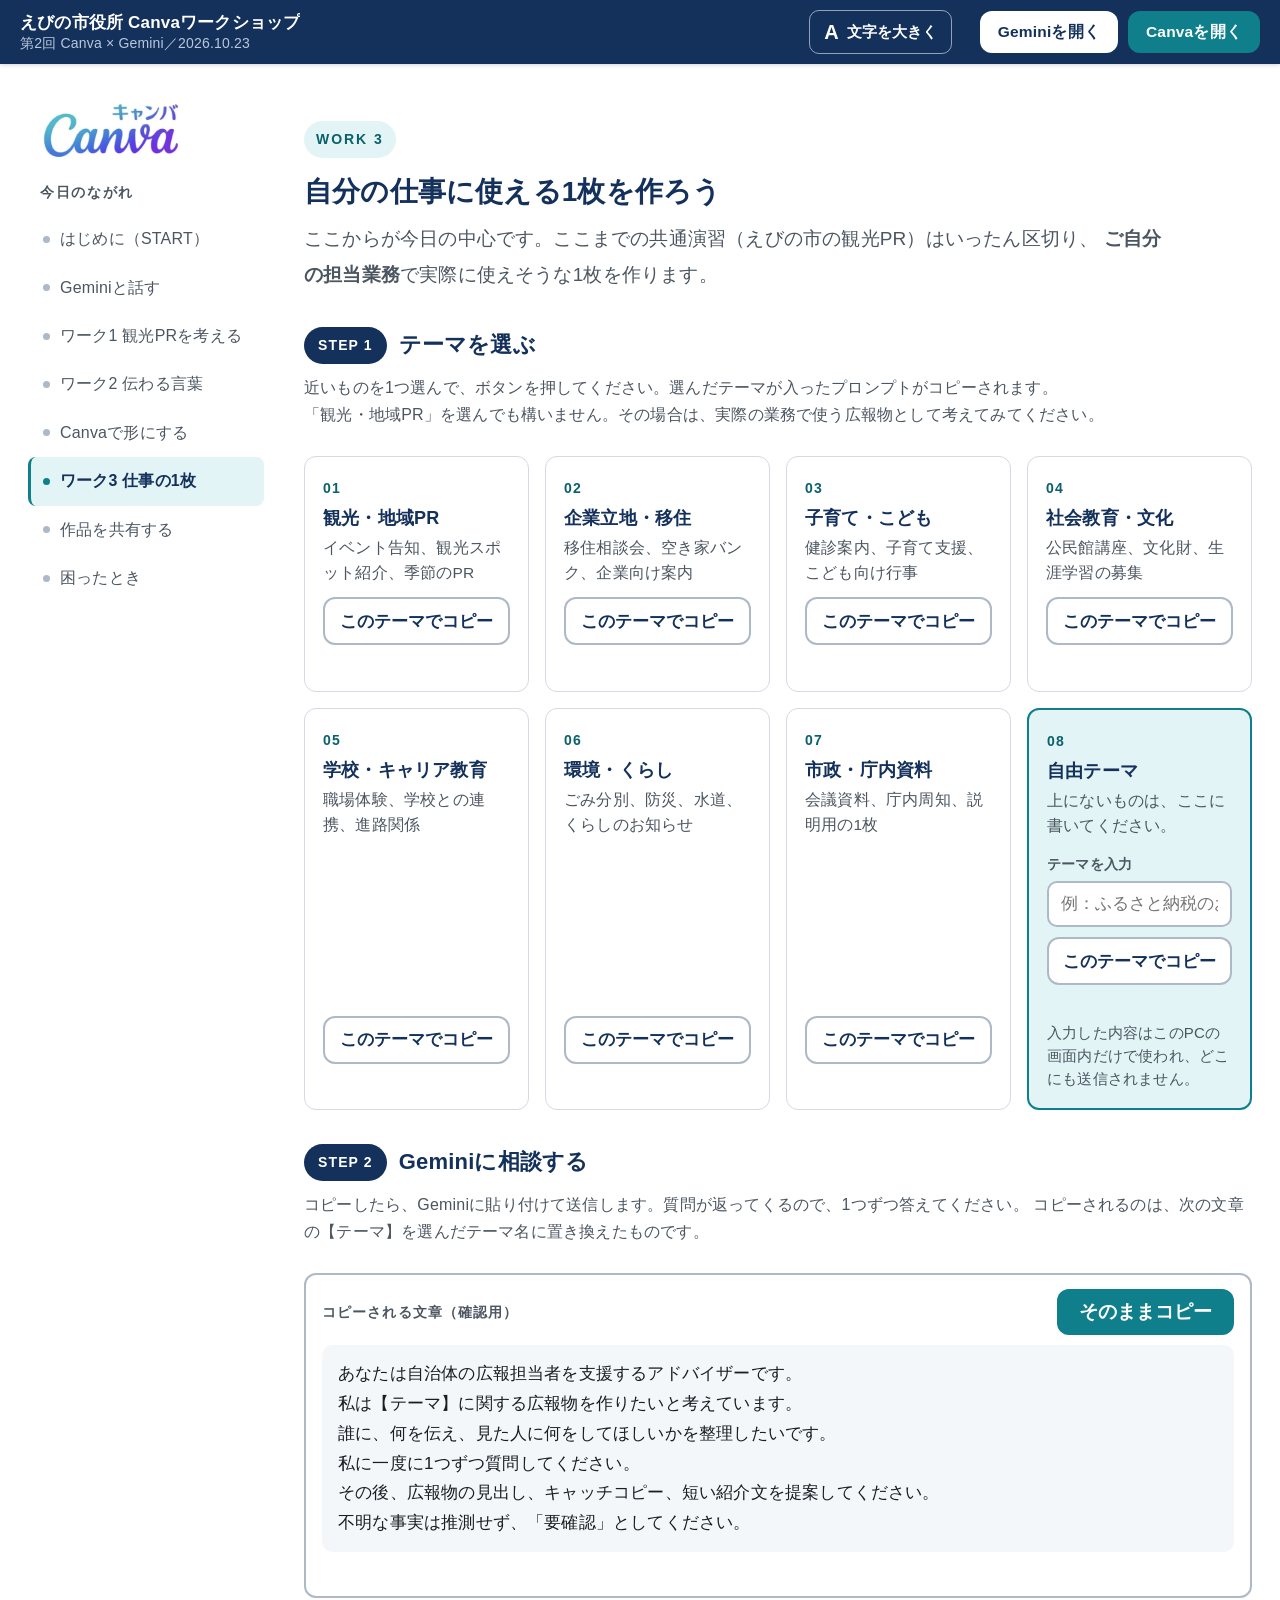
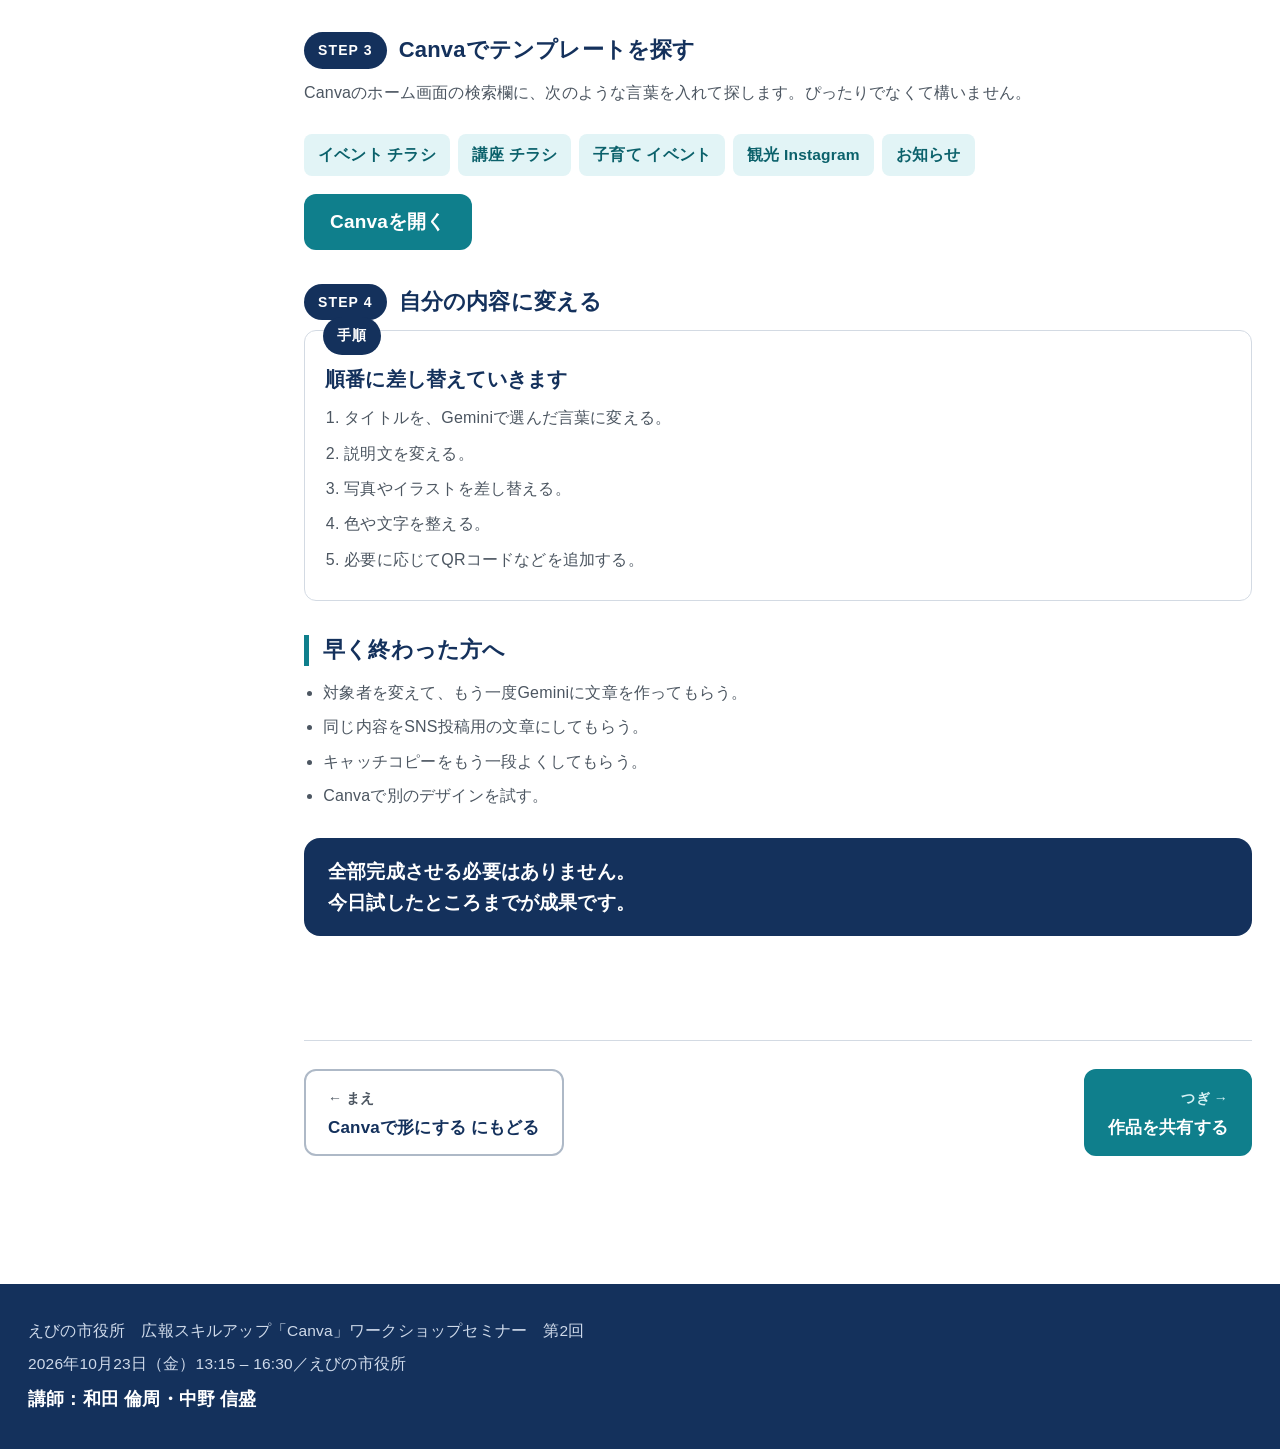
<file: g-work3.html>
<!DOCTYPE html>
<html lang="ja">
<head>
<meta charset="UTF-8">
<meta name="viewport" content="width=device-width, initial-scale=1">
<title>ワーク3 自分の仕事に使える1枚を作ろう｜えびの市役所 Canvaワークショップ 第2回</title>
<meta name="description" content="えびの市役所 Canvaワークショップ 第2回 ワーク3。担当業務の広報物をGeminiとCanvaで作ります。">
<meta name="robots" content="noindex">
<link rel="stylesheet" href="style.css">
</head>
<body>

<script>
/* 表示前に「文字サイズ」と「研修回」を反映します（ちらつき防止）。
   研修回：この画面で固定する場合は data-course を直接指定しています。 */
(function () {
  var d = document.documentElement;
  try {
    if (localStorage.getItem("ebino-font") === "lg") { d.setAttribute("data-font", "lg"); }
  } catch (e) {}
  /* この教材ページは第2回です。表示中の回として記憶します。 */
  d.setAttribute("data-course", "2");
  try { localStorage.setItem("ebino-course", "2"); } catch (e) {}
})();
</script>

<a class="skip-link" href="#mainStart">本文へスキップ</a>

<!-- ============================================================
     常時表示バー
     ============================================================ -->
<header class="topbar">
  <div class="topbar__title">
    えびの市役所 Canvaワークショップ
    <small>第2回 Canva × Gemini／2026.10.23</small>
  </div>

  <button class="fontToggle" id="fontToggle" type="button" aria-pressed="false">
    <span aria-hidden="true">A</span><span class="fontToggle__label">文字を大きく</span>
  </button>

    <div class="topbar__actions">
      <a class="btn btn--navy is-pending" data-link="gemini" aria-disabled="true">
        Geminiを開く
        <span class="btn__state">準備中</span>
      </a>
      <a class="btn btn--primary is-pending" data-link="canvaHome" aria-disabled="true">
        Canvaを開く
        <span class="btn__state">準備中</span>
      </a>
    </div>

  <button class="navToggle" type="button" data-sheet-open>目次</button>
</header>

<div class="layout">

  <!-- ==========================================================
       サイドナビ（PC）
       ========================================================== -->
  <nav class="sidebar" aria-label="ページ内の目次">

    <!-- スクロールしても常に見えるロゴ -->
    <div class="media media--logo sidebar__logo" data-img="images/canva-logo.png"
         data-alt="Canva（キャンバ）" style="--ar:800/366;">
      <span class="media__label">Canva</span>
    </div>

    <div class="sidebar__scroll">
    <p class="sidebar__head">今日のながれ</p>
      <ul class="sidebar__list">
        <li><a href="index.html#g-start">はじめに（START）</a></li>
        <li><a href="g-gemini.html#g-gemini">Geminiと話す</a></li>
        <li><a href="g-work1.html#g-work1">ワーク1 観光PRを考える</a></li>
        <li><a href="g-work2.html#g-work2">ワーク2 伝わる言葉</a></li>
        <li><a href="g-canva.html#g-canva">Canvaで形にする</a></li>
        <li><a href="#g-work3">ワーク3 仕事の1枚</a></li>
        <li><a href="g-share.html#g-share">作品を共有する</a></li>
        <li><a href="g-share.html#g-help">困ったとき</a></li>
      </ul>
    </div>
  </nav>

  <main id="mainStart">
<!-- ========================================================
         WORK 3
         ======================================================== -->
    <section class="sec" id="g-work3">
      <span class="sec__label">WORK 3</span>
      <h2 class="sec__title">自分の仕事に使える1枚を作ろう</h2>
      <p class="sec__lead">
        ここからが今日の中心です。ここまでの共通演習（えびの市の観光PR）はいったん区切り、
        <strong>ご自分の担当業務</strong>で実際に使えそうな1枚を作ります。
      </p>

      <div class="stepHead">
        <span class="stepHead__no">STEP 1</span>
        <h3 class="stepHead__ttl">テーマを選ぶ</h3>
      </div>
      <p class="helpNote helpNote--gap">
        近いものを1つ選んで、ボタンを押してください。選んだテーマが入ったプロンプトがコピーされます。<br>
        「観光・地域PR」を選んでも構いません。その場合は、実際の業務で使う広報物として考えてみてください。
      </p>
      <div class="themeGrid">
        <div class="themeCard">
          <span class="themeCard__no">01</span>
          <h3 class="themeCard__ttl">観光・地域PR</h3>
          <p class="themeCard__desc">イベント告知、観光スポット紹介、季節のPR</p>
          <button class="btn btn--outline prompt__copy" type="button"
                  data-copy="p-w3-base" data-theme="観光・地域PR">このテーマでコピー</button>
          <p class="prompt__msg" role="status" aria-live="polite"></p>
        </div>
        <div class="themeCard">
          <span class="themeCard__no">02</span>
          <h3 class="themeCard__ttl">企業立地・移住</h3>
          <p class="themeCard__desc">移住相談会、空き家バンク、企業向け案内</p>
          <button class="btn btn--outline prompt__copy" type="button"
                  data-copy="p-w3-base" data-theme="企業立地・移住">このテーマでコピー</button>
          <p class="prompt__msg" role="status" aria-live="polite"></p>
        </div>
        <div class="themeCard">
          <span class="themeCard__no">03</span>
          <h3 class="themeCard__ttl">子育て・こども</h3>
          <p class="themeCard__desc">健診案内、子育て支援、こども向け行事</p>
          <button class="btn btn--outline prompt__copy" type="button"
                  data-copy="p-w3-base" data-theme="子育て・こども">このテーマでコピー</button>
          <p class="prompt__msg" role="status" aria-live="polite"></p>
        </div>
        <div class="themeCard">
          <span class="themeCard__no">04</span>
          <h3 class="themeCard__ttl">社会教育・文化</h3>
          <p class="themeCard__desc">公民館講座、文化財、生涯学習の募集</p>
          <button class="btn btn--outline prompt__copy" type="button"
                  data-copy="p-w3-base" data-theme="社会教育・文化">このテーマでコピー</button>
          <p class="prompt__msg" role="status" aria-live="polite"></p>
        </div>
        <div class="themeCard">
          <span class="themeCard__no">05</span>
          <h3 class="themeCard__ttl">学校・キャリア教育</h3>
          <p class="themeCard__desc">職場体験、学校との連携、進路関係</p>
          <button class="btn btn--outline prompt__copy" type="button"
                  data-copy="p-w3-base" data-theme="学校・キャリア教育">このテーマでコピー</button>
          <p class="prompt__msg" role="status" aria-live="polite"></p>
        </div>
        <div class="themeCard">
          <span class="themeCard__no">06</span>
          <h3 class="themeCard__ttl">環境・くらし</h3>
          <p class="themeCard__desc">ごみ分別、防災、水道、くらしのお知らせ</p>
          <button class="btn btn--outline prompt__copy" type="button"
                  data-copy="p-w3-base" data-theme="環境・くらし">このテーマでコピー</button>
          <p class="prompt__msg" role="status" aria-live="polite"></p>
        </div>
        <div class="themeCard">
          <span class="themeCard__no">07</span>
          <h3 class="themeCard__ttl">市政・庁内資料</h3>
          <p class="themeCard__desc">会議資料、庁内周知、説明用の1枚</p>
          <button class="btn btn--outline prompt__copy" type="button"
                  data-copy="p-w3-base" data-theme="市政・庁内資料">このテーマでコピー</button>
          <p class="prompt__msg" role="status" aria-live="polite"></p>
        </div>
        <div class="themeCard themeCard--free">
          <span class="themeCard__no">08</span>
          <h3 class="themeCard__ttl">自由テーマ</h3>
          <p class="themeCard__desc">上にないものは、ここに書いてください。</p>
          <label class="themeCard__label" for="freeTheme">テーマを入力</label>
          <input class="themeCard__input" id="freeTheme" type="text"
                 placeholder="例：ふるさと納税のお礼状" autocomplete="off">
          <button class="btn btn--outline prompt__copy" type="button"
                  data-copy="p-w3-base" data-theme-input="freeTheme">このテーマでコピー</button>
          <p class="prompt__msg" role="status" aria-live="polite"></p>
          <p class="btnNote">入力した内容はこのPCの画面内だけで使われ、どこにも送信されません。</p>
        </div>
      </div>

      <div class="stepHead">
        <span class="stepHead__no">STEP 2</span>
        <h3 class="stepHead__ttl">Geminiに相談する</h3>
      </div>
      <p class="helpNote helpNote--gap">
        コピーしたら、Geminiに貼り付けて送信します。質問が返ってくるので、1つずつ答えてください。
        コピーされるのは、次の文章の【テーマ】を選んだテーマ名に置き換えたものです。
      </p>
      <div class="prompt">
        <div class="prompt__head">
          <span class="prompt__label">コピーされる文章（確認用）</span>
          <button class="btn btn--primary prompt__copy" type="button" data-copy="p-w3-base">そのままコピー</button>
        </div>
        <pre class="prompt__text" id="p-w3-base">あなたは自治体の広報担当者を支援するアドバイザーです。
私は【テーマ】に関する広報物を作りたいと考えています。
誰に、何を伝え、見た人に何をしてほしいかを整理したいです。
私に一度に1つずつ質問してください。
その後、広報物の見出し、キャッチコピー、短い紹介文を提案してください。
不明な事実は推測せず、「要確認」としてください。</pre>
        <p class="prompt__msg" role="status" aria-live="polite"></p>
      </div>

      <div class="stepHead">
        <span class="stepHead__no">STEP 3</span>
        <h3 class="stepHead__ttl">Canvaでテンプレートを探す</h3>
      </div>
      <p class="helpNote helpNote--gap">
        Canvaのホーム画面の検索欄に、次のような言葉を入れて探します。ぴったりでなくて構いません。
      </p>
      <ul class="chips">
        <li>イベント チラシ</li>
        <li>講座 チラシ</li>
        <li>子育て イベント</li>
        <li>観光 Instagram</li>
        <li>お知らせ</li>
      </ul>
      <a class="btn btn--primary is-pending" data-link="canvaHome" aria-disabled="true"
         style="margin-top:18px; max-width:420px;">
        Canvaを開く
        <span class="btn__state">準備中</span>
      </a>

      <div class="stepHead">
        <span class="stepHead__no">STEP 4</span>
        <h3 class="stepHead__ttl">自分の内容に変える</h3>
      </div>
      <div class="card step">
        <span class="step__no">手順</span>
        <h3 class="step__ttl">順番に差し替えていきます</h3>
        <ol>
          <li>タイトルを、Geminiで選んだ言葉に変える。</li>
          <li>説明文を変える。</li>
          <li>写真やイラストを差し替える。</li>
          <li>色や文字を整える。</li>
          <li>必要に応じてQRコードなどを追加する。</li>
        </ol>
      </div>

      <h3 class="subHead">早く終わった方へ</h3>
      <ul class="sampleList">
        <li>対象者を変えて、もう一度Geminiに文章を作ってもらう。</li>
        <li>同じ内容をSNS投稿用の文章にしてもらう。</li>
        <li>キャッチコピーをもう一段よくしてもらう。</li>
        <li>Canvaで別のデザインを試す。</li>
      </ul>

      <p class="bigMsg">
        全部完成させる必要はありません。<br>
        今日試したところまでが成果です。
      </p>
    </section>

    <nav class="pageNav" aria-label="ページの移動">
      <a class="pageNav__link pageNav__prev" href="g-canva.html"><span class="pageNav__dir">← まえ</span><span class="pageNav__ttl">Canvaで形にする にもどる</span></a>
      <a class="pageNav__link pageNav__next" href="g-share.html"><span class="pageNav__dir">つぎ →</span><span class="pageNav__ttl">作品を共有する</span></a>
    </nav>

  </main>
</div>

<!-- ============================================================
     Footer
     ============================================================ -->
<footer class="footer">
  <div class="footer__inner">
    <p style="margin-bottom:4px;">
      えびの市役所　広報スキルアップ「Canva」ワークショップセミナー　第2回
    </p>
    <p style="margin-bottom:4px;">2026年10月23日（金）13:15 – 16:30／えびの市役所</p>
    <p style="margin:0;"><b>講師：和田 倫周・中野 信盛</b></p>
  </div>
</footer>

<!-- ============================================================
     スマホ用 下部固定バー
     ============================================================ -->
<div class="mobileBar mobileBar--three">
  <a class="btn btn--navy is-pending" data-link="gemini" aria-disabled="true">
    Gemini
    <span class="btn__state">準備中</span>
  </a>
  <a class="btn btn--primary is-pending" data-link="canvaHome" aria-disabled="true">
    Canva
    <span class="btn__state">準備中</span>
  </a>
  <button class="btn btn--outline" type="button" data-sheet-open>目次</button>
</div>

<!-- ============================================================
     スマホ用 目次シート
     ============================================================ -->
<div class="sheet" id="navSheet" hidden>
  <div class="sheet__panel" role="dialog" aria-modal="true" aria-label="目次">
    <div class="sheet__head">
      <h2>目次</h2>
      <button class="sheet__close" type="button" id="sheetClose">閉じる</button>
    </div>

    <div class="media media--logo sheet__logo" data-img="images/canva-logo.png"
         data-alt="Canva（キャンバ）" style="--ar:800/366;">
      <span class="media__label">Canva</span>
    </div>

    <button class="fontToggle fontToggle--sheet" id="fontToggleSheet" type="button" aria-pressed="false">
      <span aria-hidden="true">A</span><span class="fontToggle__label">文字を大きく</span>
    </button>

      <ul class="sheet__list">
        <li><a href="index.html#g-start">はじめに（START）</a></li>
        <li><a href="g-gemini.html#g-gemini">Geminiと話す</a></li>
        <li><a href="g-work1.html#g-work1">ワーク1 観光PRを考える</a></li>
        <li><a href="g-work2.html#g-work2">ワーク2 伝わる言葉</a></li>
        <li><a href="g-canva.html#g-canva">Canvaで形にする</a></li>
        <li><a href="#g-work3">ワーク3 仕事の1枚</a></li>
        <li><a href="g-share.html#g-share">作品を共有する</a></li>
        <li><a href="g-share.html#g-help">困ったとき</a></li>
      </ul>
  </div>
</div>

<script src="script.js"></script>
</body>
</html>
</file>
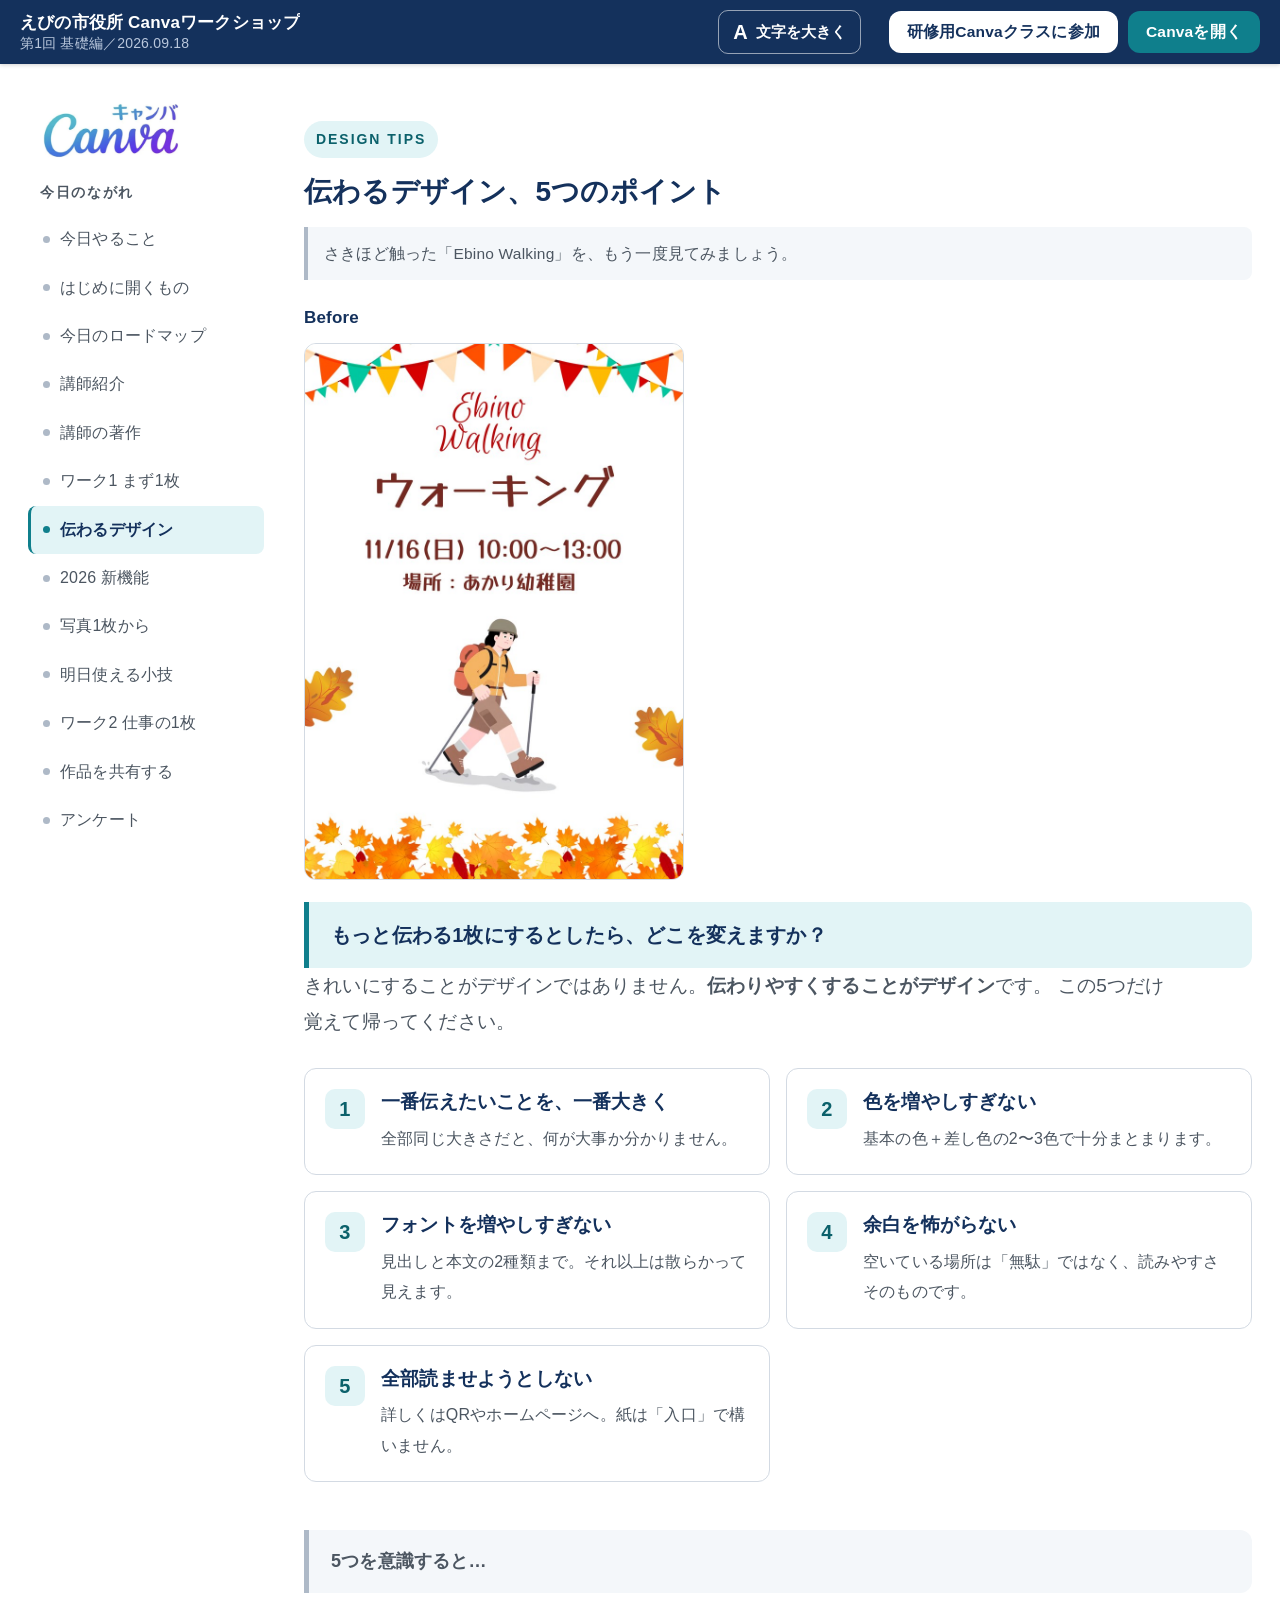
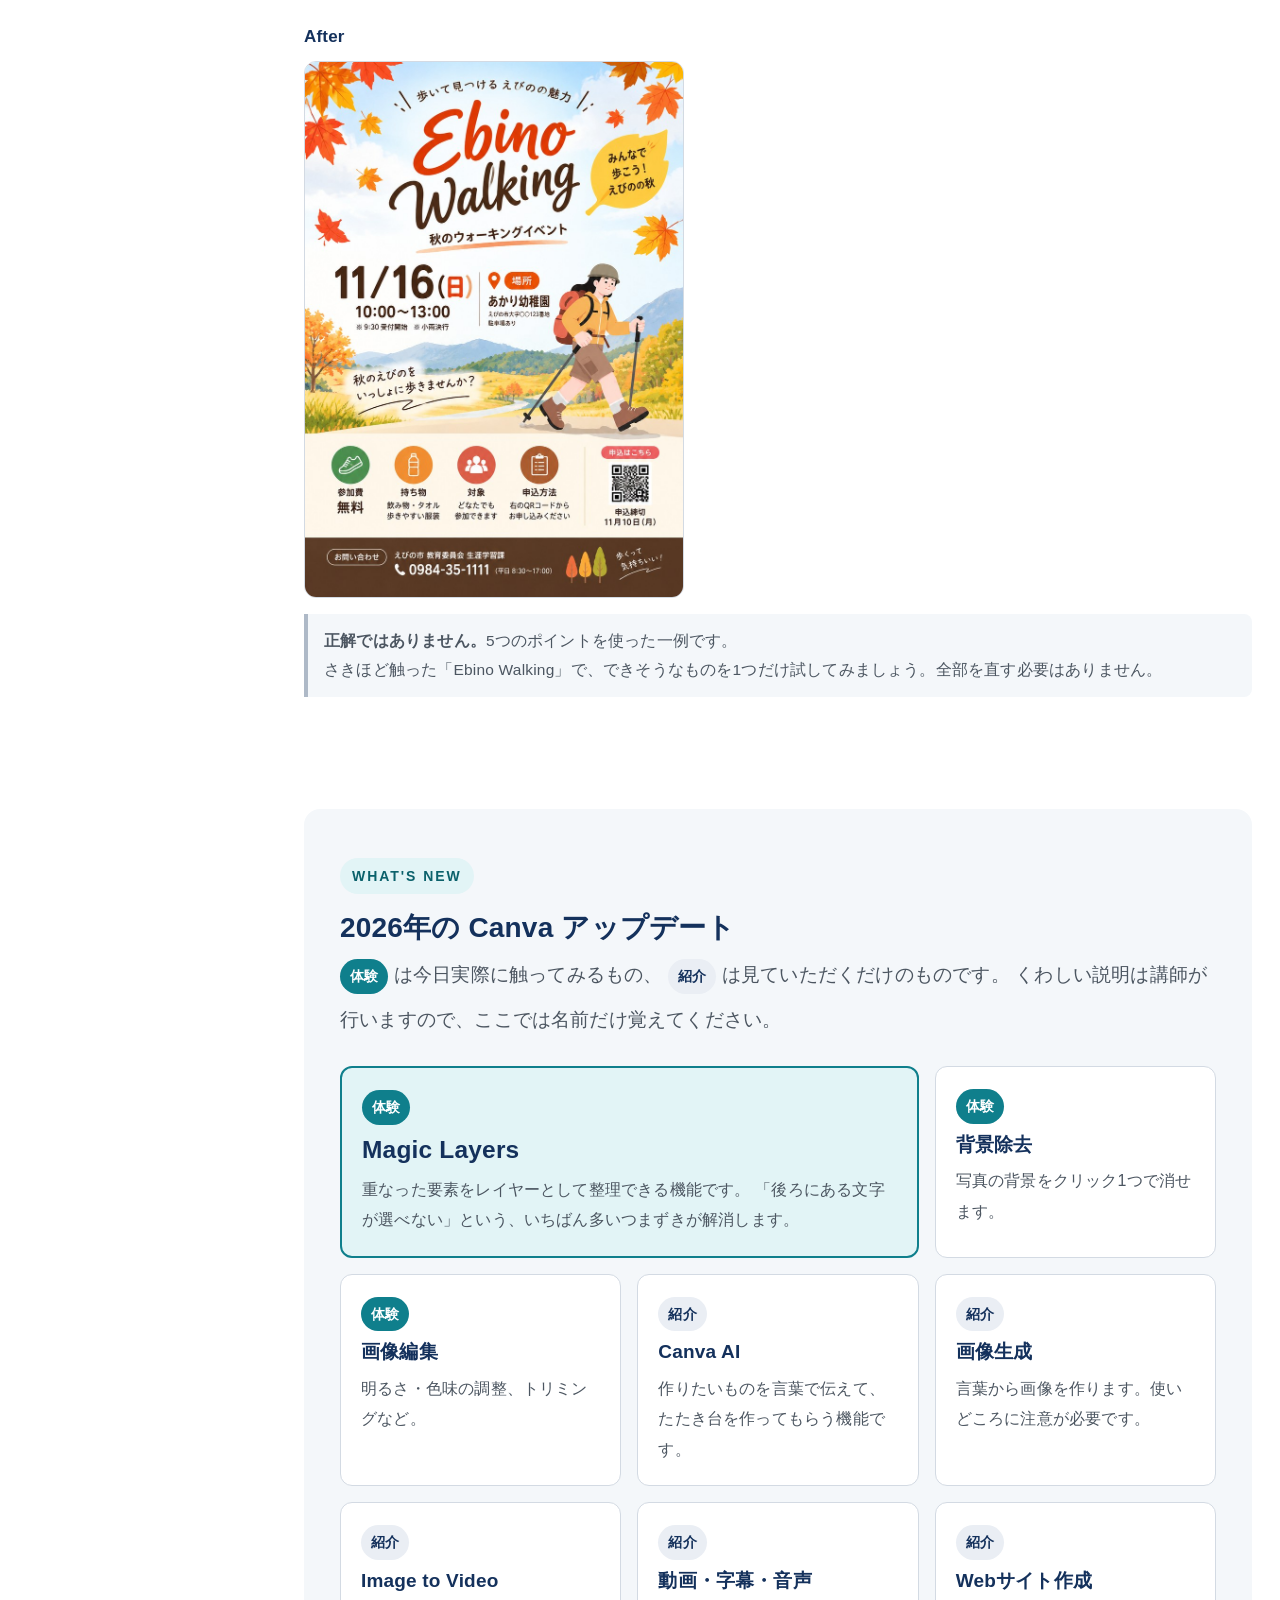
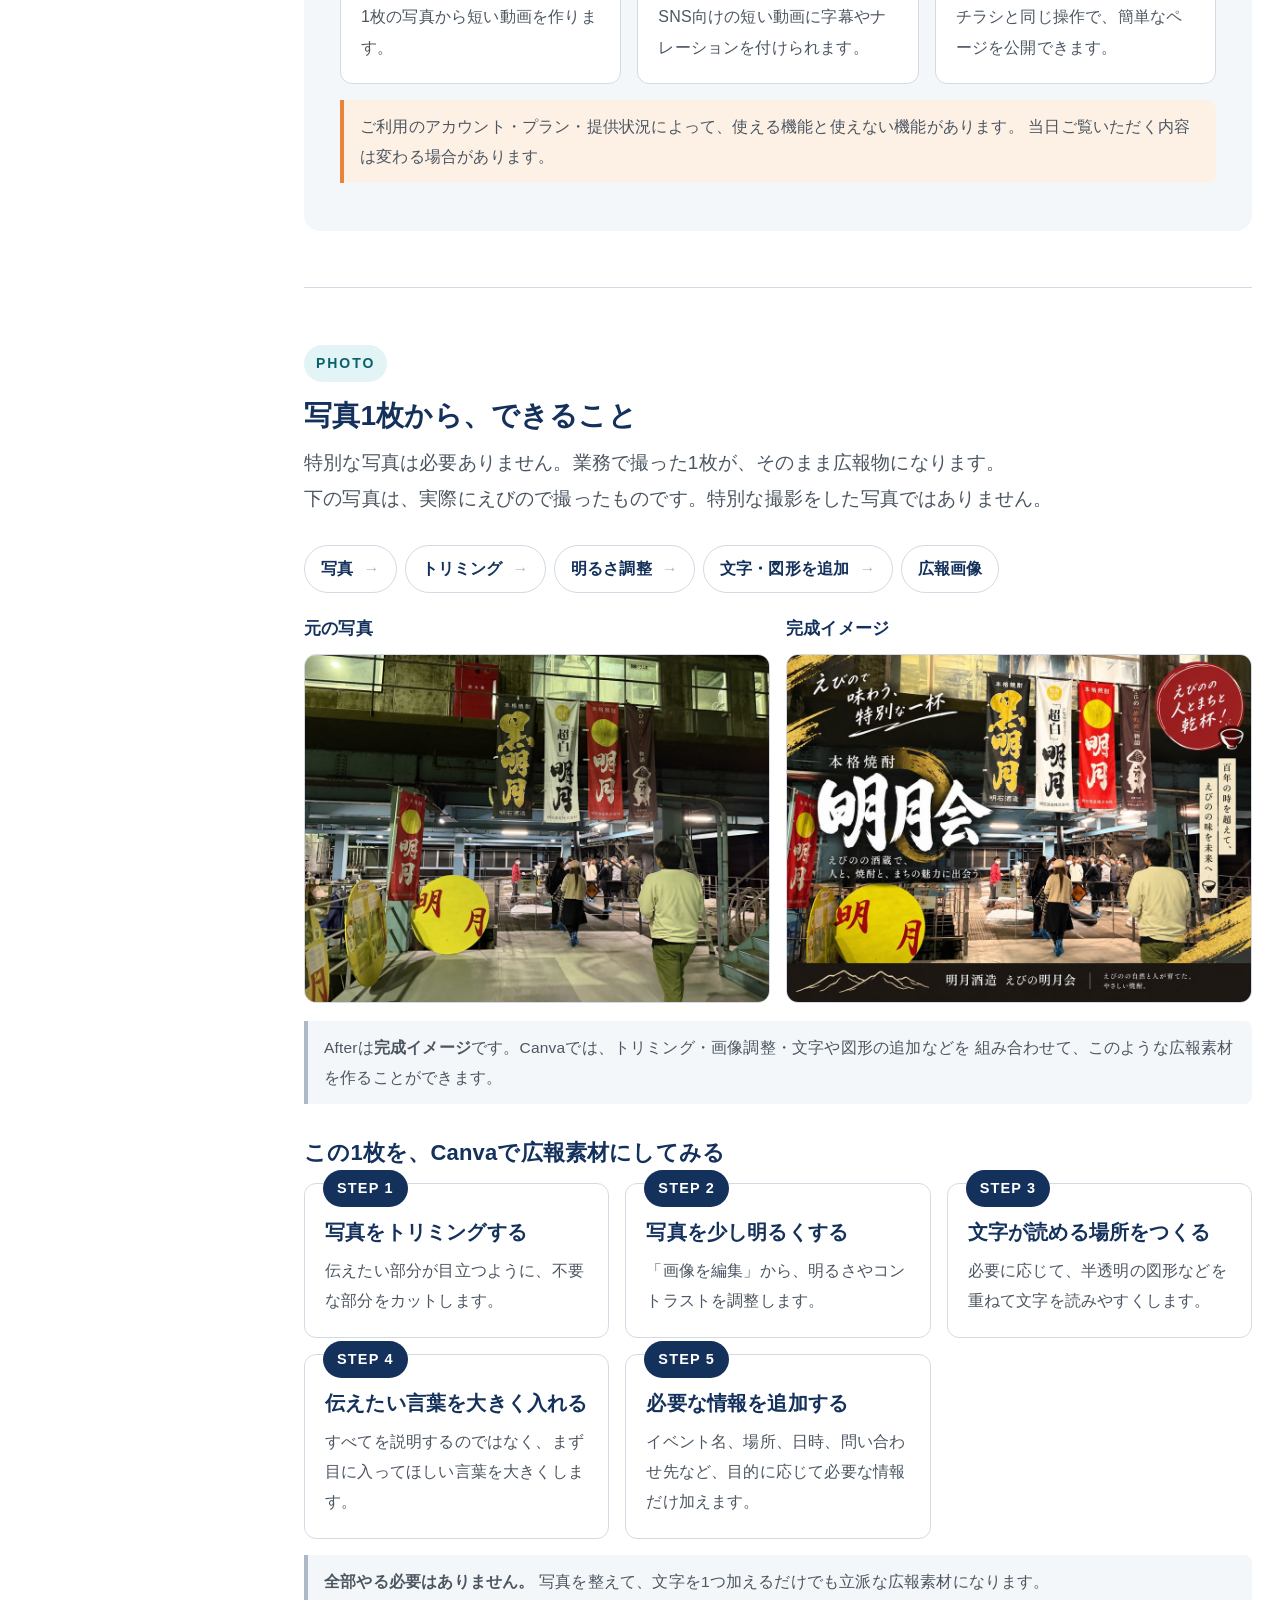
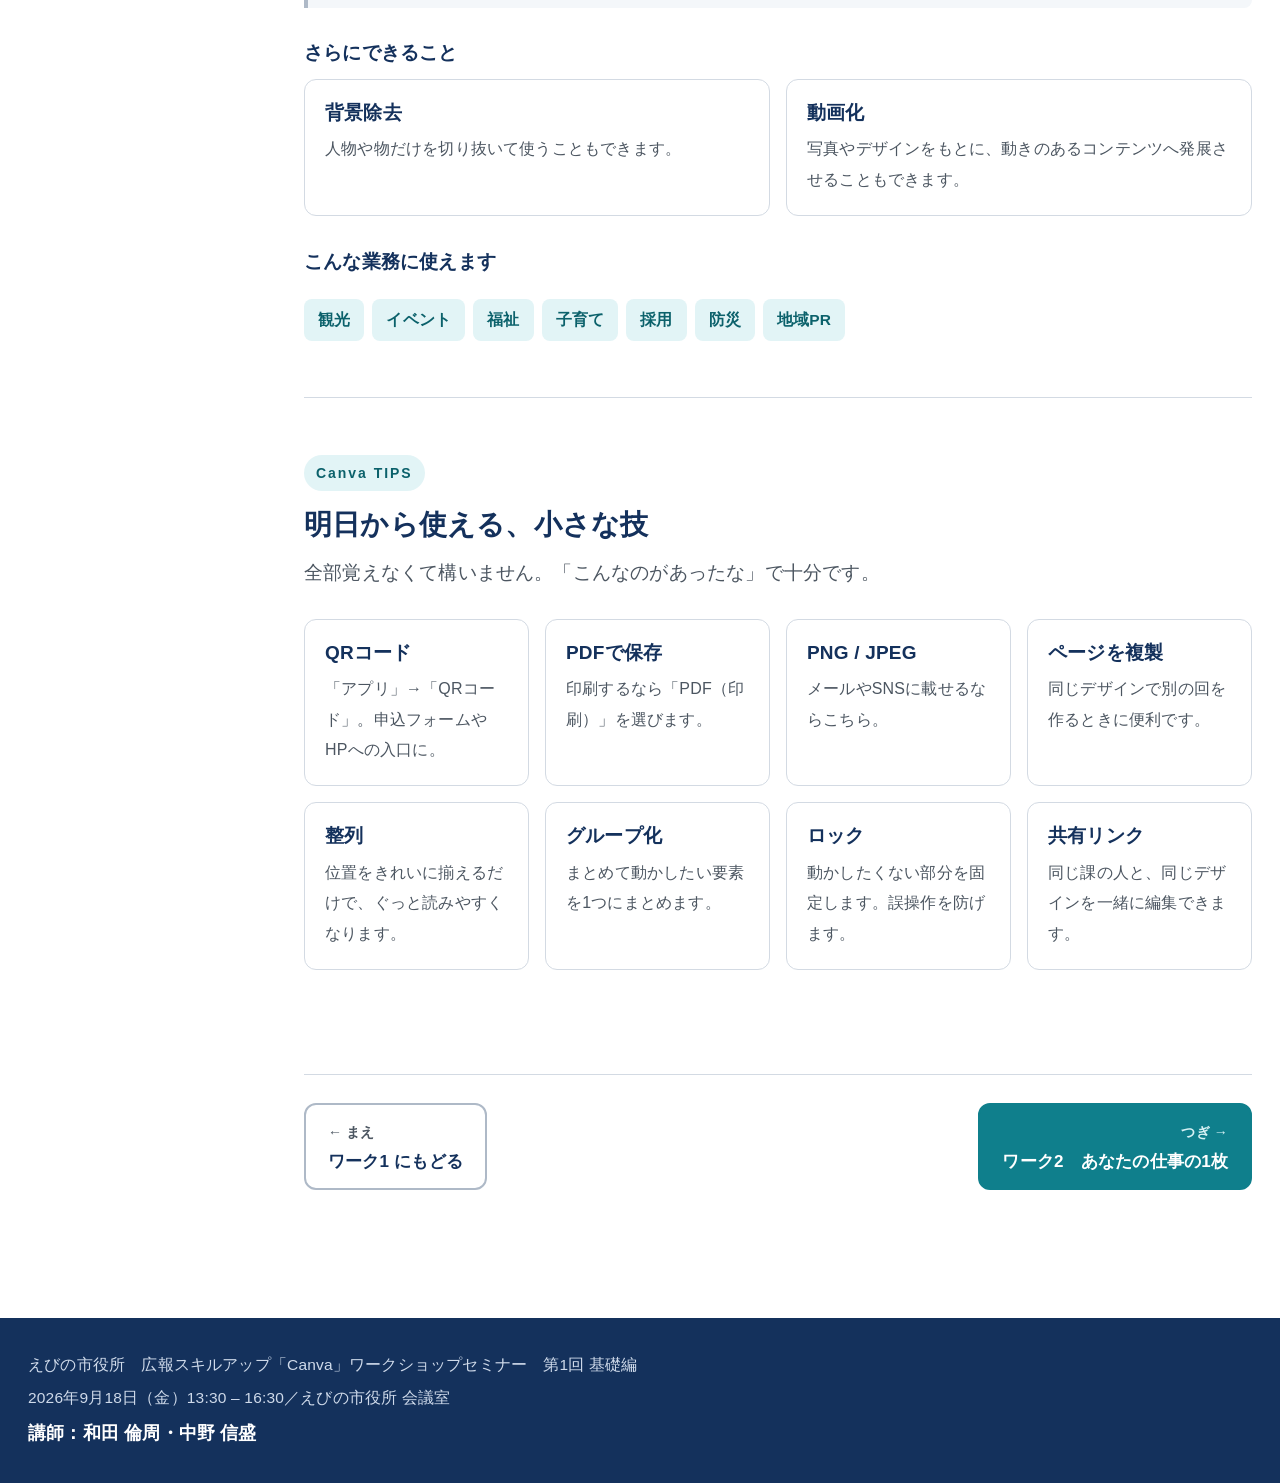
<file: learn.html>
<!DOCTYPE html>
<html lang="ja">
<head>
<meta charset="UTF-8">
<meta name="viewport" content="width=device-width, initial-scale=1">
<title>伝わるデザイン／2026新機能／写真1枚から｜えびの市役所 Canvaワークショップ 第1回 基礎編</title>
<meta name="description" content="えびの市役所 Canvaワークショップ 第1回 基礎編の解説パートです。">
<meta name="robots" content="noindex">
<link rel="stylesheet" href="style.css">
</head>
<body>

<script>
/* 表示前に「文字サイズ」と「研修回」を反映します（ちらつき防止）。
   研修回：この画面で固定する場合は data-course を直接指定しています。 */
(function () {
  var d = document.documentElement;
  try {
    if (localStorage.getItem("ebino-font") === "lg") { d.setAttribute("data-font", "lg"); }
  } catch (e) {}
  /* この教材ページは第1回です。表示中の回として記憶します。 */
  d.setAttribute("data-course", "1");
  try { localStorage.setItem("ebino-course", "1"); } catch (e) {}
})();
</script>

<a class="skip-link" href="#mainStart">本文へスキップ</a>

<!-- ============================================================
     常時表示バー
     ============================================================ -->
<header class="topbar">
  <div class="topbar__title">
    えびの市役所 Canvaワークショップ
    <small>第1回 基礎編／2026.09.18</small>
  </div>

  <button class="fontToggle" id="fontToggle" type="button" aria-pressed="false">
    <span aria-hidden="true">A</span><span class="fontToggle__label">文字を大きく</span>
  </button>

    <div class="topbar__actions">
      <a class="btn btn--navy is-pending" data-link="canvaClass" aria-disabled="true">
        研修用Canvaクラスに参加
        <span class="btn__state">準備中</span>
      </a>
      <a class="btn btn--primary is-pending" data-link="canvaHome" aria-disabled="true">
        Canvaを開く
        <span class="btn__state">準備中</span>
      </a>
    </div>

  <button class="navToggle" type="button" data-sheet-open>目次</button>
</header>

<div class="layout">

  <!-- ==========================================================
       サイドナビ（PC）
       ========================================================== -->
  <nav class="sidebar" aria-label="ページ内の目次">

    <!-- スクロールしても常に見えるロゴ -->
    <div class="media media--logo sidebar__logo" data-img="images/canva-logo.png"
         data-alt="Canva（キャンバ）" style="--ar:800/366;">
      <span class="media__label">Canva</span>
    </div>

    <div class="sidebar__scroll">
    <p class="sidebar__head">今日のながれ</p>
      <ul class="sidebar__list">
        <li><a href="index.html#top">今日やること</a></li>
        <li><a href="index.html#start">はじめに開くもの</a></li>
        <li><a href="index.html#agenda">今日のロードマップ</a></li>
        <li><a href="index.html#instructor">講師紹介</a></li>
        <li><a href="index.html#book">講師の著作</a></li>
        <li><a href="work1.html#work1">ワーク1 まず1枚</a></li>
        <li><a href="#tips">伝わるデザイン</a></li>
        <li><a href="#whatsnew">2026 新機能</a></li>
        <li><a href="#photo">写真1枚から</a></li>
        <li><a href="#canvatips">明日使える小技</a></li>
        <li><a href="work2.html#work2">ワーク2 仕事の1枚</a></li>
        <li><a href="share.html#share">作品を共有する</a></li>
        <li><a href="share.html#feedback">アンケート</a></li>
        <li><a href="share.html#help">困ったとき</a></li>
        <li><a href="share.html#next">第2回 予告</a></li>
      </ul>
    </div>
  </nav>

  <main id="mainStart">
<!-- ========================================================
         DESIGN TIPS
         ======================================================== -->
    <section class="sec" id="tips">
      <span class="sec__label">DESIGN TIPS</span>
      <h2 class="sec__title">伝わるデザイン、5つのポイント</h2>
      <p class="note">
        さきほど触った「Ebino Walking」を、もう一度見てみましょう。
      </p>

      <div style="margin-top:22px;">
        <p class="figLabel">Before</p>
        <div class="media" data-img="images/before.jpg" data-alt="Ebino Walking の演習用デザイン（改善前）"
             style="--ar:1414/2000;max-width:380px;">
          <span class="media__label">画像準備中</span>
          <span class="media__path">images/before.jpg</span>
        </div>
      </div>

      <p class="askBox">もっと伝わる1枚にするとしたら、どこを変えますか？</p>

      <p class="sec__lead">
        きれいにすることがデザインではありません。<strong>伝わりやすくすることがデザイン</strong>です。
        この5つだけ覚えて帰ってください。
      </p>

      <div class="grid grid--2">
        <div class="card tip">
          <span class="tip__no">1</span>
          <div>
            <h3 class="card__ttl">一番伝えたいことを、一番大きく</h3>
            <p class="card__txt">全部同じ大きさだと、何が大事か分かりません。</p>
          </div>
        </div>
        <div class="card tip">
          <span class="tip__no">2</span>
          <div>
            <h3 class="card__ttl">色を増やしすぎない</h3>
            <p class="card__txt">基本の色＋差し色の2〜3色で十分まとまります。</p>
          </div>
        </div>
        <div class="card tip">
          <span class="tip__no">3</span>
          <div>
            <h3 class="card__ttl">フォントを増やしすぎない</h3>
            <p class="card__txt">見出しと本文の2種類まで。それ以上は散らかって見えます。</p>
          </div>
        </div>
        <div class="card tip">
          <span class="tip__no">4</span>
          <div>
            <h3 class="card__ttl">余白を怖がらない</h3>
            <p class="card__txt">空いている場所は「無駄」ではなく、読みやすさそのものです。</p>
          </div>
        </div>
        <div class="card tip">
          <span class="tip__no">5</span>
          <div>
            <h3 class="card__ttl">全部読ませようとしない</h3>
            <p class="card__txt">詳しくはQRやホームページへ。紙は「入口」で構いません。</p>
          </div>
        </div>
      </div>

      <p class="askBox askBox--soft" style="margin-top:48px;">5つを意識すると…</p>

      <div style="margin-top:28px;">
        <p class="figLabel">After</p>
        <div class="media" data-img="images/after.jpg" data-alt="5つのポイントを意識して整えた一例"
             style="--ar:1055/1491;max-width:380px;">
          <span class="media__label">画像準備中</span>
          <span class="media__path">images/after.jpg</span>
        </div>
      </div>

      <p class="note">
        <strong>正解ではありません。</strong>5つのポイントを使った一例です。<br>
        さきほど触った「Ebino Walking」で、できそうなものを1つだけ試してみましょう。全部を直す必要はありません。
      </p>
    </section>

<!-- ========================================================
         WHAT'S NEW
         ======================================================== -->
    <section class="sec sec--alt" id="whatsnew">
      <span class="sec__label">WHAT'S NEW</span>
      <h2 class="sec__title">2026年の Canva アップデート</h2>
      <p class="sec__lead">
        <span class="badge badge--try">体験</span> は今日実際に触ってみるもの、
        <span class="badge badge--see">紹介</span> は見ていただくだけのものです。
        くわしい説明は講師が行いますので、ここでは名前だけ覚えてください。
      </p>

      <div class="grid grid--3">

        <div class="card card--feature">
          <span class="badge badge--try">体験</span>
          <h3 class="card__ttl">Magic Layers</h3>
          <p class="card__txt">
            重なった要素をレイヤーとして整理できる機能です。
            「後ろにある文字が選べない」という、いちばん多いつまずきが解消します。
          </p>
        </div>

        <div class="card">
          <span class="badge badge--try">体験</span>
          <h3 class="card__ttl">背景除去</h3>
          <p class="card__txt">写真の背景をクリック1つで消せます。</p>
        </div>

        <div class="card">
          <span class="badge badge--try">体験</span>
          <h3 class="card__ttl">画像編集</h3>
          <p class="card__txt">明るさ・色味の調整、トリミングなど。</p>
        </div>

        <div class="card">
          <span class="badge badge--see">紹介</span>
          <h3 class="card__ttl">Canva AI</h3>
          <p class="card__txt">作りたいものを言葉で伝えて、たたき台を作ってもらう機能です。</p>
        </div>

        <div class="card">
          <span class="badge badge--see">紹介</span>
          <h3 class="card__ttl">画像生成</h3>
          <p class="card__txt">言葉から画像を作ります。使いどころに注意が必要です。</p>
        </div>

        <div class="card">
          <span class="badge badge--see">紹介</span>
          <h3 class="card__ttl">Image to Video</h3>
          <p class="card__txt">1枚の写真から短い動画を作ります。</p>
        </div>

        <div class="card">
          <span class="badge badge--see">紹介</span>
          <h3 class="card__ttl">動画・字幕・音声</h3>
          <p class="card__txt">SNS向けの短い動画に字幕やナレーションを付けられます。</p>
        </div>

        <div class="card">
          <span class="badge badge--see">紹介</span>
          <h3 class="card__ttl">Webサイト作成</h3>
          <p class="card__txt">チラシと同じ操作で、簡単なページを公開できます。</p>
        </div>

      </div>

      <p class="note note--warn">
        ご利用のアカウント・プラン・提供状況によって、使える機能と使えない機能があります。
        当日ご覧いただく内容は変わる場合があります。
      </p>
    </section>

<!-- ========================================================
         写真1枚から
         ======================================================== -->
    <section class="sec" id="photo">
      <span class="sec__label">PHOTO</span>
      <h2 class="sec__title">写真1枚から、できること</h2>
      <p class="sec__lead">
        特別な写真は必要ありません。業務で撮った1枚が、そのまま広報物になります。<br>
        下の写真は、実際にえびので撮ったものです。特別な撮影をした写真ではありません。
      </p>

      <ul class="flow">
        <li>写真</li>
        <li>トリミング</li>
        <li>明るさ調整</li>
        <li>文字・図形を追加</li>
        <li>広報画像</li>
      </ul>

      <div class="grid grid--2" style="margin-bottom:18px;">
        <div>
          <p class="figLabel">元の写真</p>
          <div class="media" data-img="images/photo-before.jpg" data-alt="えびの市内で撮影した酒蔵の写真"
               style="--ar:4/3;">
            <span class="media__label">画像準備中</span>
            <span class="media__path">images/photo-before.jpg</span>
          </div>
        </div>
        <div>
          <p class="figLabel">完成イメージ</p>
          <div class="media" data-img="images/photo-after.jpg" data-alt="広報素材として活用した場合の完成イメージ"
               style="--ar:4/3;">
            <span class="media__label">画像準備中</span>
            <span class="media__path">images/photo-after.jpg</span>
          </div>
        </div>
      </div>

      <p class="note">
        Afterは<strong>完成イメージ</strong>です。Canvaでは、トリミング・画像調整・文字や図形の追加などを
        組み合わせて、このような広報素材を作ることができます。
      </p>

      <h3 class="card__ttl" style="margin:34px 0 14px;font-size:1.375rem;">
        この1枚を、Canvaで広報素材にしてみる
      </h3>

      <div class="grid grid--3">
        <div class="card step">
          <span class="step__no">STEP 1</span>
          <h3 class="step__ttl">写真をトリミングする</h3>
          <p class="card__txt">伝えたい部分が目立つように、不要な部分をカットします。</p>
        </div>
        <div class="card step">
          <span class="step__no">STEP 2</span>
          <h3 class="step__ttl">写真を少し明るくする</h3>
          <p class="card__txt">「画像を編集」から、明るさやコントラストを調整します。</p>
        </div>
        <div class="card step">
          <span class="step__no">STEP 3</span>
          <h3 class="step__ttl">文字が読める場所をつくる</h3>
          <p class="card__txt">必要に応じて、半透明の図形などを重ねて文字を読みやすくします。</p>
        </div>
        <div class="card step">
          <span class="step__no">STEP 4</span>
          <h3 class="step__ttl">伝えたい言葉を大きく入れる</h3>
          <p class="card__txt">すべてを説明するのではなく、まず目に入ってほしい言葉を大きくします。</p>
        </div>
        <div class="card step">
          <span class="step__no">STEP 5</span>
          <h3 class="step__ttl">必要な情報を追加する</h3>
          <p class="card__txt">イベント名、場所、日時、問い合わせ先など、目的に応じて必要な情報だけ加えます。</p>
        </div>
      </div>

      <p class="note">
        <strong>全部やる必要はありません。</strong>
        写真を整えて、文字を1つ加えるだけでも立派な広報素材になります。
      </p>

      <h3 class="card__ttl" style="margin:32px 0 12px;">さらにできること</h3>
      <div class="grid grid--2" style="margin-bottom:28px;">
        <div class="card">
          <h3 class="card__ttl">背景除去</h3>
          <p class="card__txt">人物や物だけを切り抜いて使うこともできます。</p>
        </div>
        <div class="card">
          <h3 class="card__ttl">動画化</h3>
          <p class="card__txt">写真やデザインをもとに、動きのあるコンテンツへ発展させることもできます。</p>
        </div>
      </div>

      <p style="font-weight:700;color:#14315c;">こんな業務に使えます</p>
      <ul class="chips">
        <li>観光</li>
        <li>イベント</li>
        <li>福祉</li>
        <li>子育て</li>
        <li>採用</li>
        <li>防災</li>
        <li>地域PR</li>
      </ul>
    </section>

<!-- ========================================================
         CANVA TIPS
         ======================================================== -->
    <section class="sec" id="canvatips">
      <span class="sec__label">Canva TIPS</span>
      <h2 class="sec__title">明日から使える、小さな技</h2>
      <p class="sec__lead">全部覚えなくて構いません。「こんなのがあったな」で十分です。</p>

      <div class="grid grid--4">
        <div class="card">
          <h3 class="card__ttl">QRコード</h3>
          <p class="card__txt">「アプリ」→「QRコード」。申込フォームやHPへの入口に。</p>
        </div>
        <div class="card">
          <h3 class="card__ttl">PDFで保存</h3>
          <p class="card__txt">印刷するなら「PDF（印刷）」を選びます。</p>
        </div>
        <div class="card">
          <h3 class="card__ttl">PNG / JPEG</h3>
          <p class="card__txt">メールやSNSに載せるならこちら。</p>
        </div>
        <div class="card">
          <h3 class="card__ttl">ページを複製</h3>
          <p class="card__txt">同じデザインで別の回を作るときに便利です。</p>
        </div>
        <div class="card">
          <h3 class="card__ttl">整列</h3>
          <p class="card__txt">位置をきれいに揃えるだけで、ぐっと読みやすくなります。</p>
        </div>
        <div class="card">
          <h3 class="card__ttl">グループ化</h3>
          <p class="card__txt">まとめて動かしたい要素を1つにまとめます。</p>
        </div>
        <div class="card">
          <h3 class="card__ttl">ロック</h3>
          <p class="card__txt">動かしたくない部分を固定します。誤操作を防げます。</p>
        </div>
        <div class="card">
          <h3 class="card__ttl">共有リンク</h3>
          <p class="card__txt">同じ課の人と、同じデザインを一緒に編集できます。</p>
        </div>
      </div>
    </section>

    <nav class="pageNav" aria-label="ページの移動">
      <a class="pageNav__link pageNav__prev" href="work1.html"><span class="pageNav__dir">← まえ</span><span class="pageNav__ttl">ワーク1 にもどる</span></a>
      <a class="pageNav__link pageNav__next" href="work2.html"><span class="pageNav__dir">つぎ →</span><span class="pageNav__ttl">ワーク2　あなたの仕事の1枚</span></a>
    </nav>

  </main>
</div>

<!-- ============================================================
     Footer
     ============================================================ -->
<footer class="footer">
  <div class="footer__inner">
    <p style="margin-bottom:4px;">
      えびの市役所　広報スキルアップ「Canva」ワークショップセミナー　第1回 基礎編
    </p>
    <p style="margin-bottom:4px;">2026年9月18日（金）13:30 – 16:30／えびの市役所 会議室</p>
    <p style="margin:0;"><b>講師：和田 倫周・中野 信盛</b></p>
  </div>
</footer>

<!-- ============================================================
     スマホ用 下部固定バー
     ============================================================ -->
<div class="mobileBar">
  <a class="btn btn--primary is-pending" data-link="canvaHome" aria-disabled="true">
    Canvaを開く
    <span class="btn__state">準備中</span>
  </a>
  <button class="btn btn--outline" type="button" data-sheet-open>目次</button>
</div>

<!-- ============================================================
     スマホ用 目次シート
     ============================================================ -->
<div class="sheet" id="navSheet" hidden>
  <div class="sheet__panel" role="dialog" aria-modal="true" aria-label="目次">
    <div class="sheet__head">
      <h2>目次</h2>
      <button class="sheet__close" type="button" id="sheetClose">閉じる</button>
    </div>

    <div class="media media--logo sheet__logo" data-img="images/canva-logo.png"
         data-alt="Canva（キャンバ）" style="--ar:800/366;">
      <span class="media__label">Canva</span>
    </div>

    <button class="fontToggle fontToggle--sheet" id="fontToggleSheet" type="button" aria-pressed="false">
      <span aria-hidden="true">A</span><span class="fontToggle__label">文字を大きく</span>
    </button>

      <ul class="sheet__list">
        <li><a href="index.html#top">今日やること</a></li>
        <li><a href="index.html#start">はじめに開くもの</a></li>
        <li><a href="index.html#agenda">今日のロードマップ</a></li>
        <li><a href="index.html#instructor">講師紹介</a></li>
        <li><a href="index.html#book">講師の著作</a></li>
        <li><a href="work1.html#work1">ワーク1 まず1枚</a></li>
        <li><a href="#tips">伝わるデザイン</a></li>
        <li><a href="#whatsnew">2026 新機能</a></li>
        <li><a href="#photo">写真1枚から</a></li>
        <li><a href="#canvatips">明日使える小技</a></li>
        <li><a href="work2.html#work2">ワーク2 仕事の1枚</a></li>
        <li><a href="share.html#share">作品を共有する</a></li>
        <li><a href="share.html#feedback">アンケート</a></li>
        <li><a href="share.html#help">困ったとき</a></li>
        <li><a href="share.html#next">第2回 予告</a></li>
      </ul>
  </div>
</div>

<script src="script.js"></script>
</body>
</html>
</file>
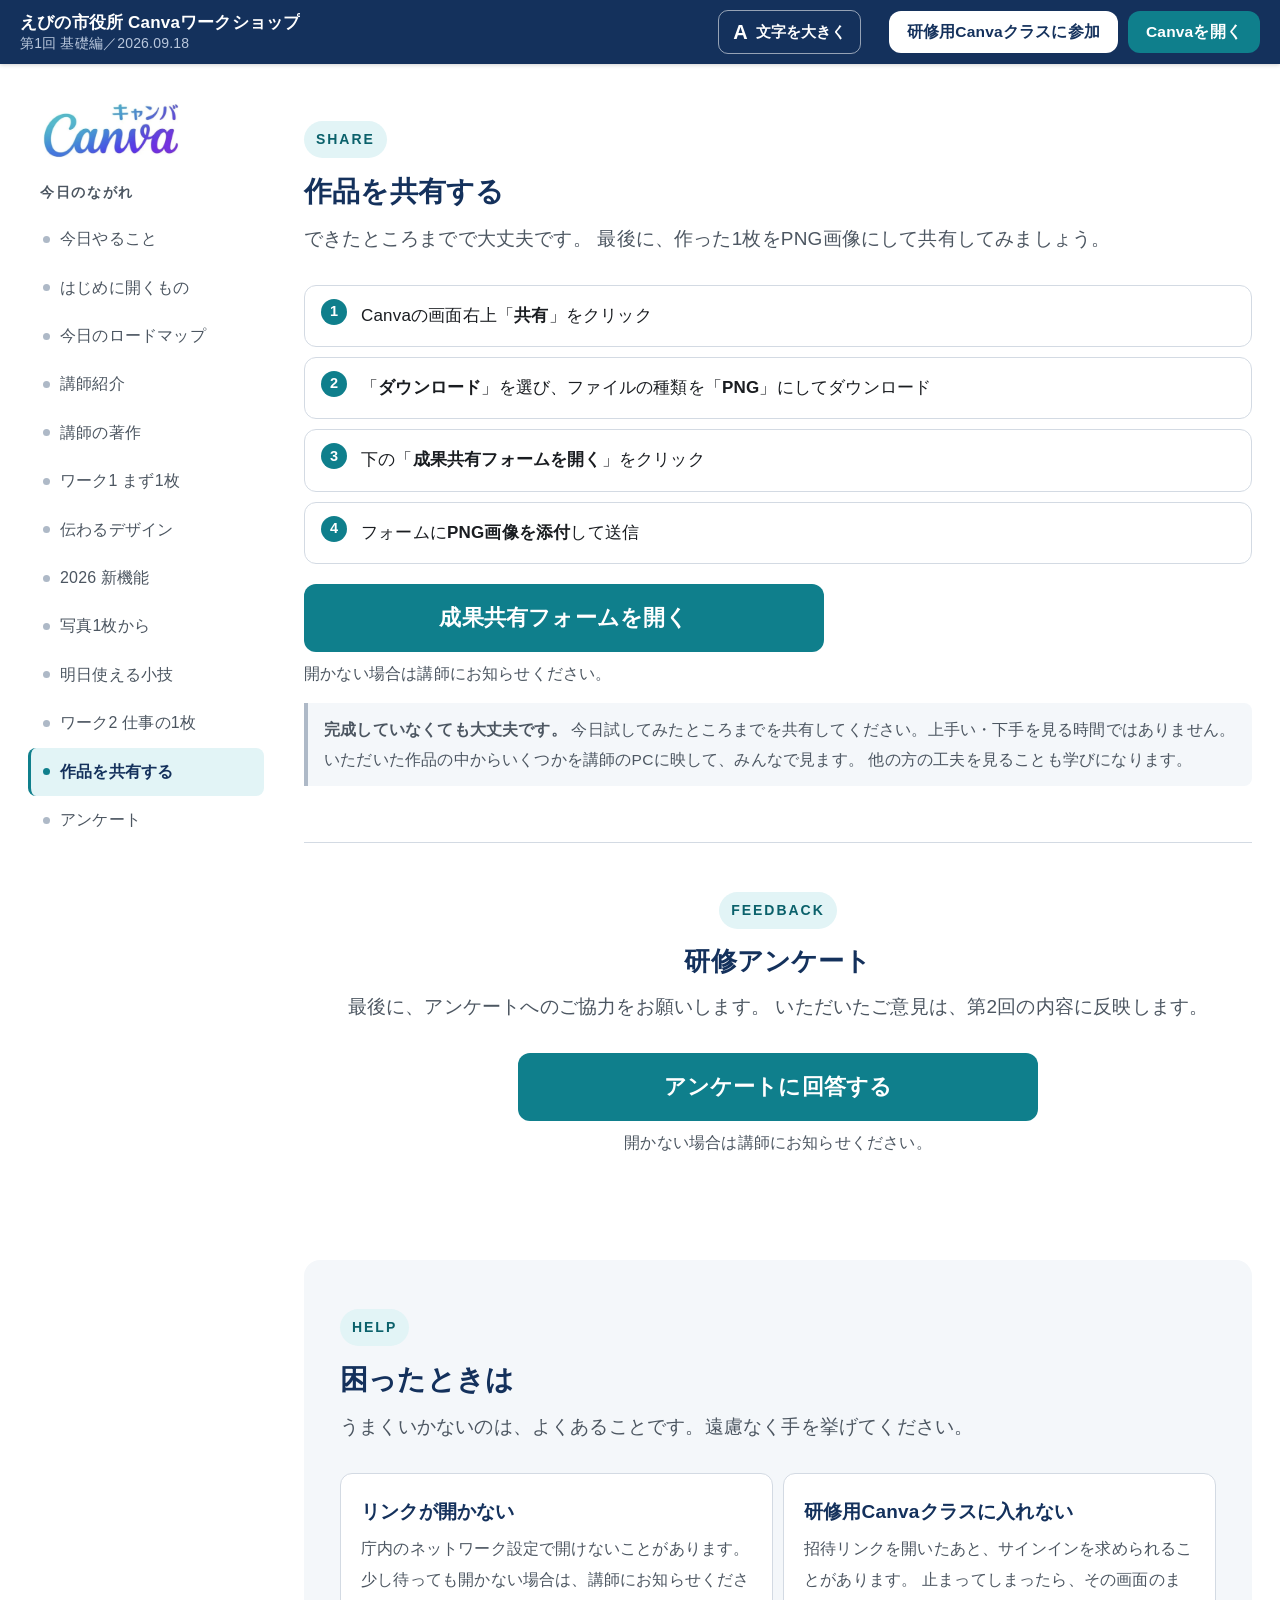
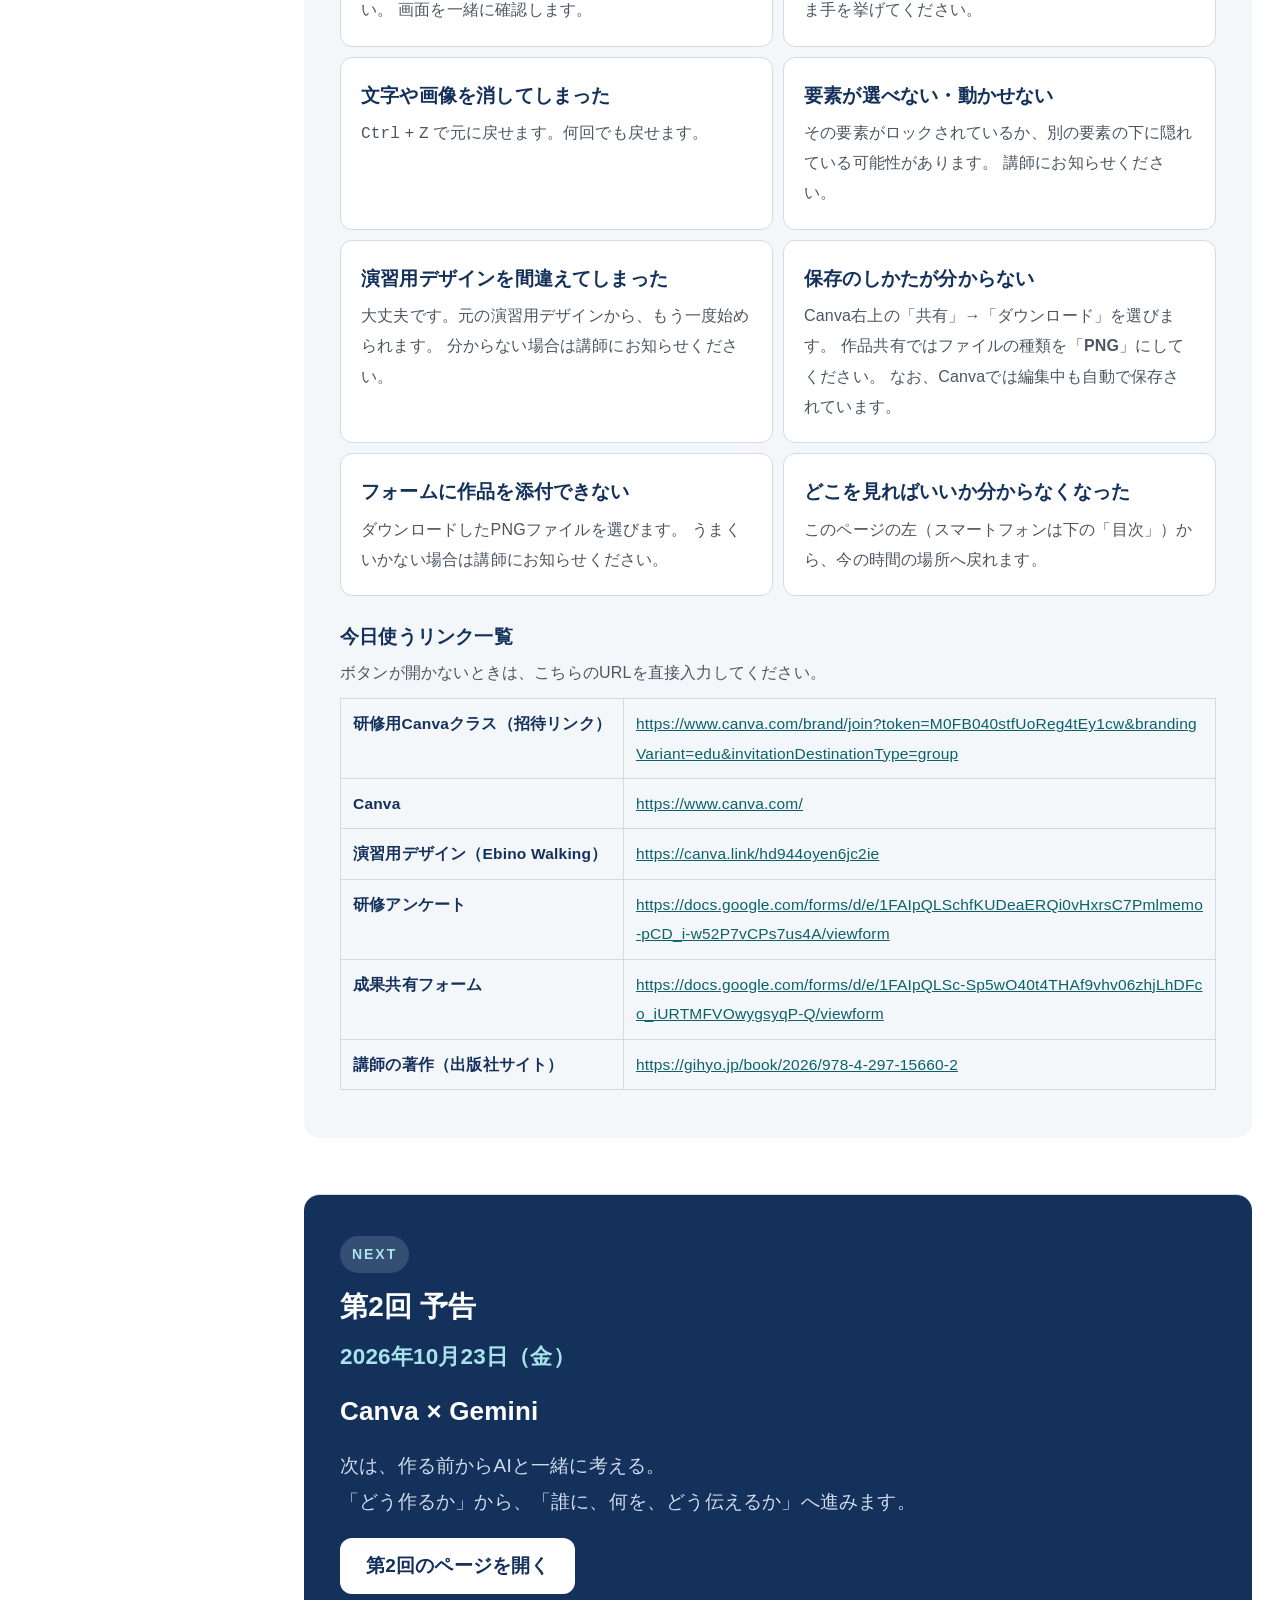
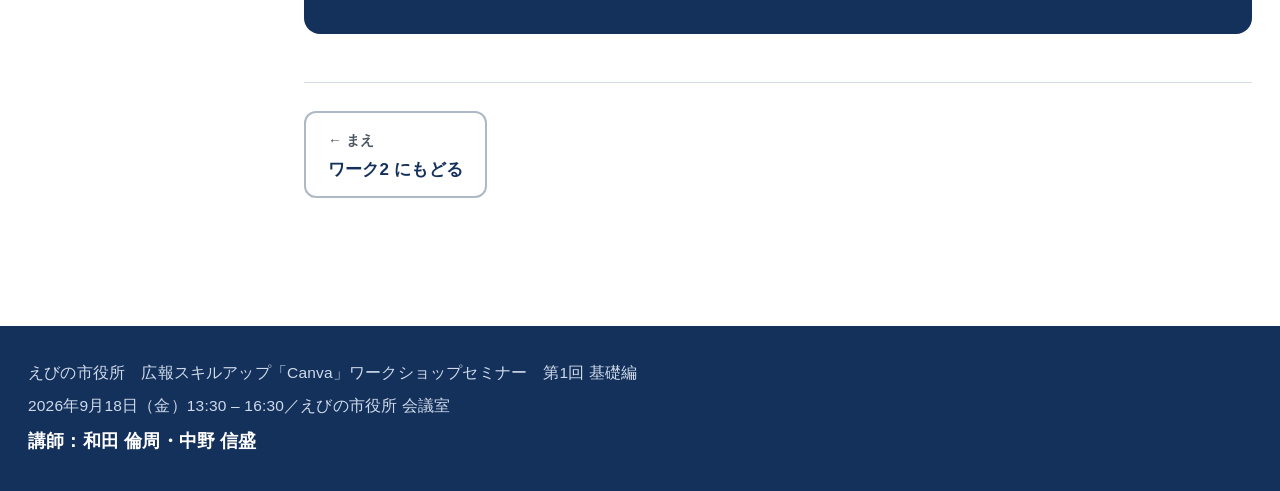
<file: share.html>
<!DOCTYPE html>
<html lang="ja">
<head>
<meta charset="UTF-8">
<meta name="viewport" content="width=device-width, initial-scale=1">
<title>作品を共有する／アンケート／第2回予告｜えびの市役所 Canvaワークショップ 第1回 基礎編</title>
<meta name="description" content="えびの市役所 Canvaワークショップ 第1回 基礎編の作品共有・アンケート・困ったときの案内です。">
<meta name="robots" content="noindex">
<link rel="stylesheet" href="style.css">
</head>
<body>

<script>
/* 表示前に「文字サイズ」と「研修回」を反映します（ちらつき防止）。
   研修回：この画面で固定する場合は data-course を直接指定しています。 */
(function () {
  var d = document.documentElement;
  try {
    if (localStorage.getItem("ebino-font") === "lg") { d.setAttribute("data-font", "lg"); }
  } catch (e) {}
  /* この教材ページは第1回です。表示中の回として記憶します。 */
  d.setAttribute("data-course", "1");
  try { localStorage.setItem("ebino-course", "1"); } catch (e) {}
})();
</script>

<a class="skip-link" href="#mainStart">本文へスキップ</a>

<!-- ============================================================
     常時表示バー
     ============================================================ -->
<header class="topbar">
  <div class="topbar__title">
    えびの市役所 Canvaワークショップ
    <small>第1回 基礎編／2026.09.18</small>
  </div>

  <button class="fontToggle" id="fontToggle" type="button" aria-pressed="false">
    <span aria-hidden="true">A</span><span class="fontToggle__label">文字を大きく</span>
  </button>

    <div class="topbar__actions">
      <a class="btn btn--navy is-pending" data-link="canvaClass" aria-disabled="true">
        研修用Canvaクラスに参加
        <span class="btn__state">準備中</span>
      </a>
      <a class="btn btn--primary is-pending" data-link="canvaHome" aria-disabled="true">
        Canvaを開く
        <span class="btn__state">準備中</span>
      </a>
    </div>

  <button class="navToggle" type="button" data-sheet-open>目次</button>
</header>

<div class="layout">

  <!-- ==========================================================
       サイドナビ（PC）
       ========================================================== -->
  <nav class="sidebar" aria-label="ページ内の目次">

    <!-- スクロールしても常に見えるロゴ -->
    <div class="media media--logo sidebar__logo" data-img="images/canva-logo.png"
         data-alt="Canva（キャンバ）" style="--ar:800/366;">
      <span class="media__label">Canva</span>
    </div>

    <div class="sidebar__scroll">
    <p class="sidebar__head">今日のながれ</p>
      <ul class="sidebar__list">
        <li><a href="index.html#top">今日やること</a></li>
        <li><a href="index.html#start">はじめに開くもの</a></li>
        <li><a href="index.html#agenda">今日のロードマップ</a></li>
        <li><a href="index.html#instructor">講師紹介</a></li>
        <li><a href="index.html#book">講師の著作</a></li>
        <li><a href="work1.html#work1">ワーク1 まず1枚</a></li>
        <li><a href="learn.html#tips">伝わるデザイン</a></li>
        <li><a href="learn.html#whatsnew">2026 新機能</a></li>
        <li><a href="learn.html#photo">写真1枚から</a></li>
        <li><a href="learn.html#canvatips">明日使える小技</a></li>
        <li><a href="work2.html#work2">ワーク2 仕事の1枚</a></li>
        <li><a href="#share">作品を共有する</a></li>
        <li><a href="#feedback">アンケート</a></li>
        <li><a href="#help">困ったとき</a></li>
        <li><a href="#next">第2回 予告</a></li>
      </ul>
    </div>
  </nav>

  <main id="mainStart">
<!-- ========================================================
         SHARE
         ======================================================== -->
    <section class="sec" id="share">
      <span class="sec__label">SHARE</span>
      <h2 class="sec__title">作品を共有する</h2>
      <p class="sec__lead">
        できたところまでで大丈夫です。
        最後に、作った1枚をPNG画像にして共有してみましょう。
      </p>

      <ol class="shareSteps">
        <li>Canvaの画面右上「<strong>共有</strong>」をクリック</li>
        <li>「<strong>ダウンロード</strong>」を選び、ファイルの種類を「<strong>PNG</strong>」にしてダウンロード</li>
        <li>下の「<strong>成果共有フォームを開く</strong>」をクリック</li>
        <li>フォームに<strong>PNG画像を添付</strong>して送信</li>
      </ol>

      <div style="max-width:520px;margin-top:20px;">
        <a class="btn btn--primary btn--lg is-pending" data-link="shareForm" aria-disabled="true">
          成果共有フォームを開く
          <span class="btn__state">準備中</span>
        </a>
      </div>
      <p class="helpNote">開かない場合は講師にお知らせください。</p>

      <p class="note">
        <strong>完成していなくても大丈夫です。</strong>
        今日試してみたところまでを共有してください。上手い・下手を見る時間ではありません。
        いただいた作品の中からいくつかを講師のPCに映して、みんなで見ます。
        他の方の工夫を見ることも学びになります。
      </p>
    </section>

<!-- ========================================================
         FEEDBACK
         ======================================================== -->
    <section class="sec feedback" id="feedback">
      <span class="sec__label">FEEDBACK</span>
      <h2 class="sec__title">研修アンケート</h2>
      <p class="sec__lead" style="margin-left:auto;margin-right:auto;">
        最後に、アンケートへのご協力をお願いします。
        いただいたご意見は、第2回の内容に反映します。
      </p>
      <a class="btn btn--primary btn--lg is-pending" data-link="survey" aria-disabled="true">
        アンケートに回答する
        <span class="btn__state">準備中</span>
      </a>
      <p class="helpNote">開かない場合は講師にお知らせください。</p>
    </section>

<!-- ========================================================
         HELP
         ======================================================== -->
    <section class="sec sec--alt" id="help">
      <span class="sec__label">HELP</span>
      <h2 class="sec__title">困ったときは</h2>
      <p class="sec__lead">
        うまくいかないのは、よくあることです。遠慮なく手を挙げてください。
      </p>

      <div class="grid grid--2 faq">
        <div class="card">
          <p class="faq__q">リンクが開かない</p>
          <p class="faq__a">
            庁内のネットワーク設定で開けないことがあります。
            少し待っても開かない場合は、講師にお知らせください。
            画面を一緒に確認します。
          </p>
        </div>
        <div class="card">
          <p class="faq__q">研修用Canvaクラスに入れない</p>
          <p class="faq__a">
            招待リンクを開いたあと、サインインを求められることがあります。
            止まってしまったら、その画面のまま手を挙げてください。
          </p>
        </div>
        <div class="card">
          <p class="faq__q">文字や画像を消してしまった</p>
          <p class="faq__a">
            <kbd>Ctrl</kbd> + <kbd>Z</kbd> で元に戻せます。何回でも戻せます。
          </p>
        </div>
        <div class="card">
          <p class="faq__q">要素が選べない・動かせない</p>
          <p class="faq__a">
            その要素がロックされているか、別の要素の下に隠れている可能性があります。
            講師にお知らせください。
          </p>
        </div>
        <div class="card">
          <p class="faq__q">演習用デザインを間違えてしまった</p>
          <p class="faq__a">
            大丈夫です。元の演習用デザインから、もう一度始められます。
            分からない場合は講師にお知らせください。
          </p>
        </div>
        <div class="card">
          <p class="faq__q">保存のしかたが分からない</p>
          <p class="faq__a">
            Canva右上の「共有」→「ダウンロード」を選びます。
            作品共有ではファイルの種類を「<strong>PNG</strong>」にしてください。
            なお、Canvaでは編集中も自動で保存されています。
          </p>
        </div>
        <div class="card">
          <p class="faq__q">フォームに作品を添付できない</p>
          <p class="faq__a">
            ダウンロードしたPNGファイルを選びます。
            うまくいかない場合は講師にお知らせください。
          </p>
        </div>
        <div class="card">
          <p class="faq__q">どこを見ればいいか分からなくなった</p>
          <p class="faq__a">
            このページの左（スマートフォンは下の「目次」）から、今の時間の場所へ戻れます。
          </p>
        </div>
      </div>

      <h3 class="card__ttl" style="margin:28px 0 6px;">今日使うリンク一覧</h3>
      <p class="helpNote">
        ボタンが開かないときは、こちらのURLを直接入力してください。
      </p>
      <table class="linkTable">
        <caption class="sr-only">研修で使用する外部リンクの一覧</caption>
        <tbody id="linkTableBody">
          <tr><td colspan="2">リンク一覧を読み込んでいます。表示されない場合は講師にお知らせください。</td></tr>
        </tbody>
      </table>
    </section>

<!-- ========================================================
         NEXT
         ======================================================== -->
    <section class="sec next" id="next">
      <span class="sec__label">NEXT</span>
      <h2 class="sec__title">第2回 予告</h2>
      <p class="next__date">2026年10月23日（金）</p>
      <p class="next__theme">Canva × Gemini</p>
      <p class="next__copy">
        次は、作る前からAIと一緒に考える。<br>
        「どう作るか」から、「誰に、何を、どう伝えるか」へ進みます。
      </p>
      <a class="btn btn--navy" href="index.html#top" data-course-set="2"
         style="margin-top:18px;">第2回のページを開く</a>
    </section>

    <nav class="pageNav" aria-label="ページの移動">
      <a class="pageNav__link pageNav__prev" href="work2.html"><span class="pageNav__dir">← まえ</span><span class="pageNav__ttl">ワーク2 にもどる</span></a>
      <span></span>
    </nav>

  </main>
</div>

<!-- ============================================================
     Footer
     ============================================================ -->
<footer class="footer">
  <div class="footer__inner">
    <p style="margin-bottom:4px;">
      えびの市役所　広報スキルアップ「Canva」ワークショップセミナー　第1回 基礎編
    </p>
    <p style="margin-bottom:4px;">2026年9月18日（金）13:30 – 16:30／えびの市役所 会議室</p>
    <p style="margin:0;"><b>講師：和田 倫周・中野 信盛</b></p>
  </div>
</footer>

<!-- ============================================================
     スマホ用 下部固定バー
     ============================================================ -->
<div class="mobileBar">
  <a class="btn btn--primary is-pending" data-link="canvaHome" aria-disabled="true">
    Canvaを開く
    <span class="btn__state">準備中</span>
  </a>
  <button class="btn btn--outline" type="button" data-sheet-open>目次</button>
</div>

<!-- ============================================================
     スマホ用 目次シート
     ============================================================ -->
<div class="sheet" id="navSheet" hidden>
  <div class="sheet__panel" role="dialog" aria-modal="true" aria-label="目次">
    <div class="sheet__head">
      <h2>目次</h2>
      <button class="sheet__close" type="button" id="sheetClose">閉じる</button>
    </div>

    <div class="media media--logo sheet__logo" data-img="images/canva-logo.png"
         data-alt="Canva（キャンバ）" style="--ar:800/366;">
      <span class="media__label">Canva</span>
    </div>

    <button class="fontToggle fontToggle--sheet" id="fontToggleSheet" type="button" aria-pressed="false">
      <span aria-hidden="true">A</span><span class="fontToggle__label">文字を大きく</span>
    </button>

      <ul class="sheet__list">
        <li><a href="index.html#top">今日やること</a></li>
        <li><a href="index.html#start">はじめに開くもの</a></li>
        <li><a href="index.html#agenda">今日のロードマップ</a></li>
        <li><a href="index.html#instructor">講師紹介</a></li>
        <li><a href="index.html#book">講師の著作</a></li>
        <li><a href="work1.html#work1">ワーク1 まず1枚</a></li>
        <li><a href="learn.html#tips">伝わるデザイン</a></li>
        <li><a href="learn.html#whatsnew">2026 新機能</a></li>
        <li><a href="learn.html#photo">写真1枚から</a></li>
        <li><a href="learn.html#canvatips">明日使える小技</a></li>
        <li><a href="work2.html#work2">ワーク2 仕事の1枚</a></li>
        <li><a href="#share">作品を共有する</a></li>
        <li><a href="#feedback">アンケート</a></li>
        <li><a href="#help">困ったとき</a></li>
        <li><a href="#next">第2回 予告</a></li>
      </ul>
  </div>
</div>

<script src="script.js"></script>
</body>
</html>
</file>
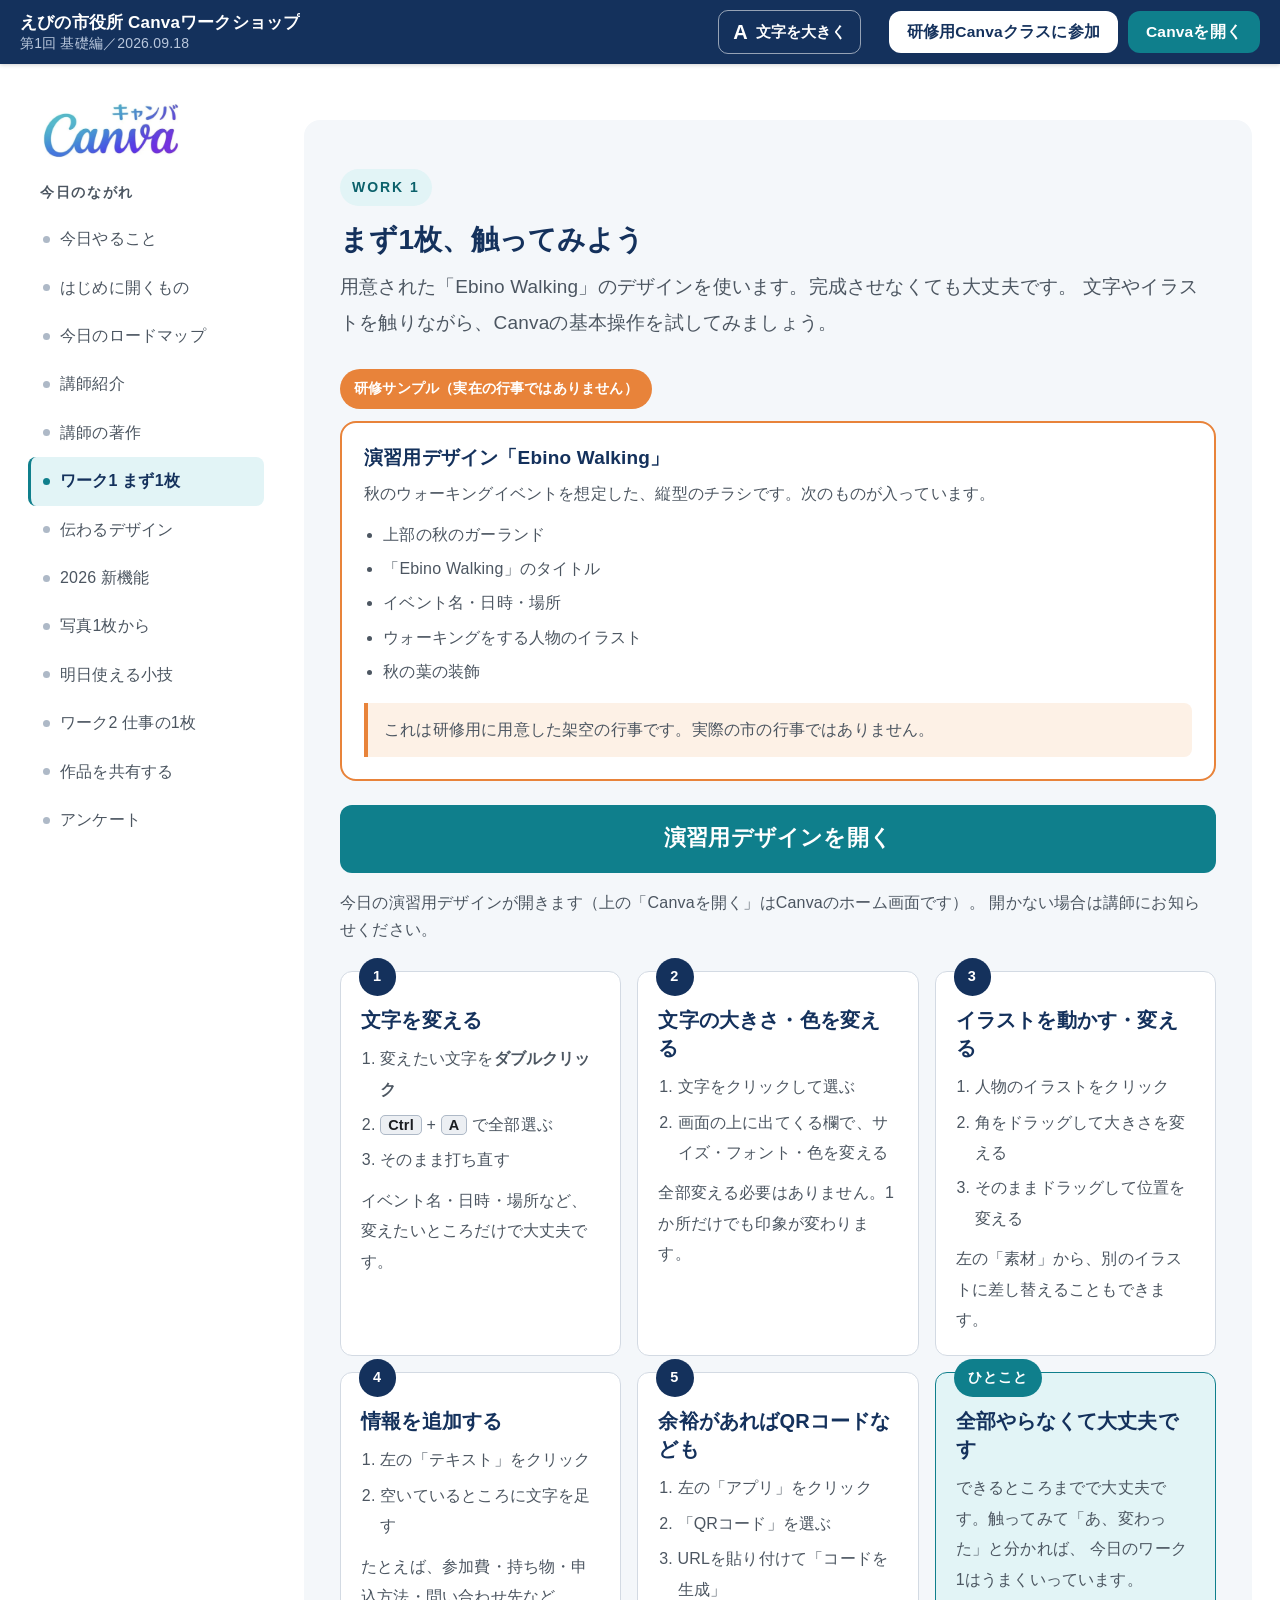
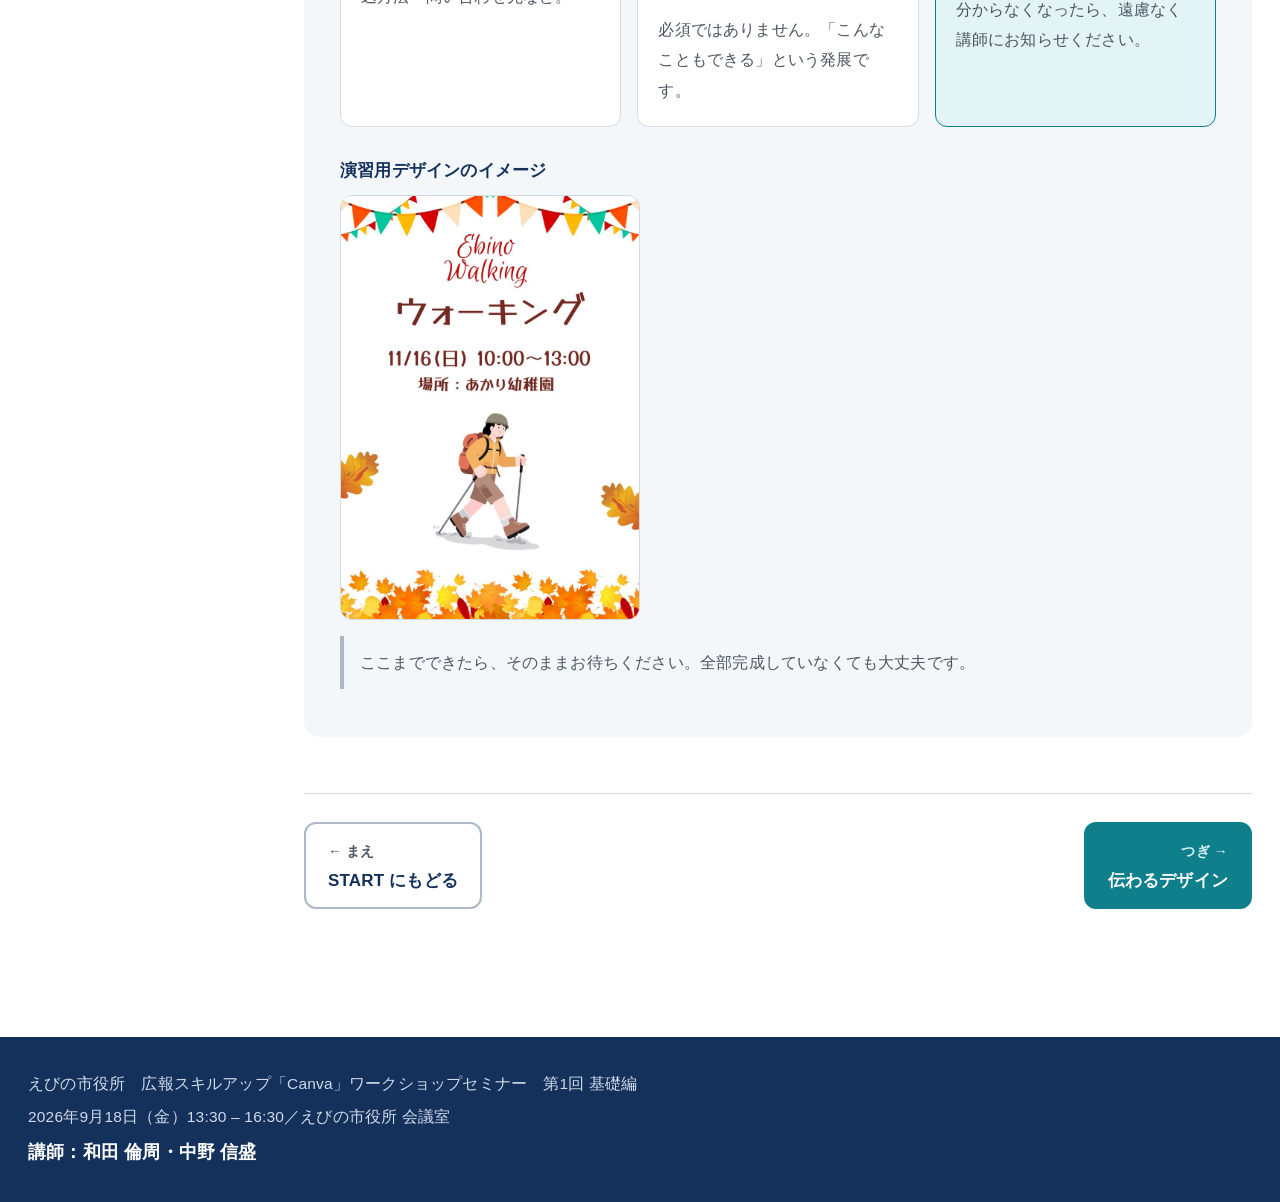
<file: work1.html>
<!DOCTYPE html>
<html lang="ja">
<head>
<meta charset="UTF-8">
<meta name="viewport" content="width=device-width, initial-scale=1">
<title>ワーク1 まず1枚、触ってみよう｜えびの市役所 Canvaワークショップ 第1回 基礎編</title>
<meta name="description" content="えびの市役所 Canvaワークショップ 第1回 基礎編 ワーク1の手順です。">
<meta name="robots" content="noindex">
<link rel="stylesheet" href="style.css">
</head>
<body>

<script>
/* 表示前に「文字サイズ」と「研修回」を反映します（ちらつき防止）。
   研修回：この画面で固定する場合は data-course を直接指定しています。 */
(function () {
  var d = document.documentElement;
  try {
    if (localStorage.getItem("ebino-font") === "lg") { d.setAttribute("data-font", "lg"); }
  } catch (e) {}
  /* この教材ページは第1回です。表示中の回として記憶します。 */
  d.setAttribute("data-course", "1");
  try { localStorage.setItem("ebino-course", "1"); } catch (e) {}
})();
</script>

<a class="skip-link" href="#mainStart">本文へスキップ</a>

<!-- ============================================================
     常時表示バー
     ============================================================ -->
<header class="topbar">
  <div class="topbar__title">
    えびの市役所 Canvaワークショップ
    <small>第1回 基礎編／2026.09.18</small>
  </div>

  <button class="fontToggle" id="fontToggle" type="button" aria-pressed="false">
    <span aria-hidden="true">A</span><span class="fontToggle__label">文字を大きく</span>
  </button>

    <div class="topbar__actions">
      <a class="btn btn--navy is-pending" data-link="canvaClass" aria-disabled="true">
        研修用Canvaクラスに参加
        <span class="btn__state">準備中</span>
      </a>
      <a class="btn btn--primary is-pending" data-link="canvaHome" aria-disabled="true">
        Canvaを開く
        <span class="btn__state">準備中</span>
      </a>
    </div>

  <button class="navToggle" type="button" data-sheet-open>目次</button>
</header>

<div class="layout">

  <!-- ==========================================================
       サイドナビ（PC）
       ========================================================== -->
  <nav class="sidebar" aria-label="ページ内の目次">

    <!-- スクロールしても常に見えるロゴ -->
    <div class="media media--logo sidebar__logo" data-img="images/canva-logo.png"
         data-alt="Canva（キャンバ）" style="--ar:800/366;">
      <span class="media__label">Canva</span>
    </div>

    <div class="sidebar__scroll">
    <p class="sidebar__head">今日のながれ</p>
      <ul class="sidebar__list">
        <li><a href="index.html#top">今日やること</a></li>
        <li><a href="index.html#start">はじめに開くもの</a></li>
        <li><a href="index.html#agenda">今日のロードマップ</a></li>
        <li><a href="index.html#instructor">講師紹介</a></li>
        <li><a href="index.html#book">講師の著作</a></li>
        <li><a href="#work1">ワーク1 まず1枚</a></li>
        <li><a href="learn.html#tips">伝わるデザイン</a></li>
        <li><a href="learn.html#whatsnew">2026 新機能</a></li>
        <li><a href="learn.html#photo">写真1枚から</a></li>
        <li><a href="learn.html#canvatips">明日使える小技</a></li>
        <li><a href="work2.html#work2">ワーク2 仕事の1枚</a></li>
        <li><a href="share.html#share">作品を共有する</a></li>
        <li><a href="share.html#feedback">アンケート</a></li>
        <li><a href="share.html#help">困ったとき</a></li>
        <li><a href="share.html#next">第2回 予告</a></li>
      </ul>
    </div>
  </nav>

  <main id="mainStart">
<!-- ========================================================
         WORK 1
         ======================================================== -->
    <section class="sec sec--alt" id="work1">
      <span class="sec__label">WORK 1</span>
      <h2 class="sec__title">まず1枚、触ってみよう</h2>
      <p class="sec__lead">
        用意された「Ebino Walking」のデザインを使います。完成させなくても大丈夫です。
        文字やイラストを触りながら、Canvaの基本操作を試してみましょう。
      </p>

      <div style="margin-bottom:24px;">
        <span class="sampleBadge">研修サンプル（実在の行事ではありません）</span>
        <div class="sampleBox">
          <h3 class="card__ttl">演習用デザイン「Ebino Walking」</h3>
          <p class="card__txt" style="margin-bottom:10px;">
            秋のウォーキングイベントを想定した、縦型のチラシです。次のものが入っています。
          </p>
          <ul class="sampleList">
            <li>上部の秋のガーランド</li>
            <li>「Ebino Walking」のタイトル</li>
            <li>イベント名・日時・場所</li>
            <li>ウォーキングをする人物のイラスト</li>
            <li>秋の葉の装飾</li>
          </ul>
          <p class="note note--warn">
            これは研修用に用意した架空の行事です。実際の市の行事ではありません。
          </p>
        </div>
      </div>

      <a class="btn btn--primary btn--lg is-pending" data-link="work1" aria-disabled="true"
         style="margin-bottom:8px;">
        演習用デザインを開く
        <span class="btn__state">準備中</span>
      </a>
      <p class="helpNote helpNote--gap">
        今日の演習用デザインが開きます（上の「Canvaを開く」はCanvaのホーム画面です）。
        開かない場合は講師にお知らせください。
      </p>

      <div class="grid grid--3">

        <div class="card step">
          <span class="step__no">1</span>
          <h3 class="step__ttl">文字を変える</h3>
          <ol>
            <li>変えたい文字を<strong>ダブルクリック</strong></li>
            <li><kbd>Ctrl</kbd> + <kbd>A</kbd> で全部選ぶ</li>
            <li>そのまま打ち直す</li>
          </ol>
          <p class="card__txt" style="margin-top:10px;">
            イベント名・日時・場所など、変えたいところだけで大丈夫です。
          </p>
        </div>

        <div class="card step">
          <span class="step__no">2</span>
          <h3 class="step__ttl">文字の大きさ・色を変える</h3>
          <ol>
            <li>文字をクリックして選ぶ</li>
            <li>画面の上に出てくる欄で、サイズ・フォント・色を変える</li>
          </ol>
          <p class="card__txt" style="margin-top:10px;">
            全部変える必要はありません。1か所だけでも印象が変わります。
          </p>
        </div>

        <div class="card step">
          <span class="step__no">3</span>
          <h3 class="step__ttl">イラストを動かす・変える</h3>
          <ol>
            <li>人物のイラストをクリック</li>
            <li>角をドラッグして大きさを変える</li>
            <li>そのままドラッグして位置を変える</li>
          </ol>
          <p class="card__txt" style="margin-top:10px;">
            左の「素材」から、別のイラストに差し替えることもできます。
          </p>
        </div>

        <div class="card step">
          <span class="step__no">4</span>
          <h3 class="step__ttl">情報を追加する</h3>
          <ol>
            <li>左の「テキスト」をクリック</li>
            <li>空いているところに文字を足す</li>
          </ol>
          <p class="card__txt" style="margin-top:10px;">
            たとえば、参加費・持ち物・申込方法・問い合わせ先など。
          </p>
        </div>

        <div class="card step">
          <span class="step__no">5</span>
          <h3 class="step__ttl">余裕があればQRコードなども</h3>
          <ol>
            <li>左の「アプリ」をクリック</li>
            <li>「QRコード」を選ぶ</li>
            <li>URLを貼り付けて「コードを生成」</li>
          </ol>
          <p class="card__txt" style="margin-top:10px;">
            必須ではありません。「こんなこともできる」という発展です。
          </p>
        </div>

        <div class="card step step--calm">
          <span class="step__no">ひとこと</span>
          <h3 class="step__ttl">全部やらなくて大丈夫です</h3>
          <p class="card__txt">
            できるところまでで大丈夫です。触ってみて「あ、変わった」と分かれば、
            今日のワーク1はうまくいっています。<br>
            分からなくなったら、遠慮なく講師にお知らせください。
          </p>
        </div>

      </div>

      <div style="margin-top:28px;">
        <p class="figLabel">演習用デザインのイメージ</p>
        <div class="media" data-img="images/work1-sample.jpg" data-alt="演習用デザイン Ebino Walking"
             style="--ar:1414/2000;max-width:300px;">
          <span class="media__label">画像準備中</span>
          <span class="media__path">images/work1-sample.jpg</span>
        </div>
      </div>
    
      <p class="note">
        ここまでできたら、そのままお待ちください。全部完成していなくても大丈夫です。
      </p>
    </section>

    <nav class="pageNav" aria-label="ページの移動">
      <a class="pageNav__link pageNav__prev" href="index.html"><span class="pageNav__dir">← まえ</span><span class="pageNav__ttl">START にもどる</span></a>
      <a class="pageNav__link pageNav__next" href="learn.html"><span class="pageNav__dir">つぎ →</span><span class="pageNav__ttl">伝わるデザイン</span></a>
    </nav>

  </main>
</div>

<!-- ============================================================
     Footer
     ============================================================ -->
<footer class="footer">
  <div class="footer__inner">
    <p style="margin-bottom:4px;">
      えびの市役所　広報スキルアップ「Canva」ワークショップセミナー　第1回 基礎編
    </p>
    <p style="margin-bottom:4px;">2026年9月18日（金）13:30 – 16:30／えびの市役所 会議室</p>
    <p style="margin:0;"><b>講師：和田 倫周・中野 信盛</b></p>
  </div>
</footer>

<!-- ============================================================
     スマホ用 下部固定バー
     ============================================================ -->
<div class="mobileBar">
  <a class="btn btn--primary is-pending" data-link="canvaHome" aria-disabled="true">
    Canvaを開く
    <span class="btn__state">準備中</span>
  </a>
  <button class="btn btn--outline" type="button" data-sheet-open>目次</button>
</div>

<!-- ============================================================
     スマホ用 目次シート
     ============================================================ -->
<div class="sheet" id="navSheet" hidden>
  <div class="sheet__panel" role="dialog" aria-modal="true" aria-label="目次">
    <div class="sheet__head">
      <h2>目次</h2>
      <button class="sheet__close" type="button" id="sheetClose">閉じる</button>
    </div>

    <div class="media media--logo sheet__logo" data-img="images/canva-logo.png"
         data-alt="Canva（キャンバ）" style="--ar:800/366;">
      <span class="media__label">Canva</span>
    </div>

    <button class="fontToggle fontToggle--sheet" id="fontToggleSheet" type="button" aria-pressed="false">
      <span aria-hidden="true">A</span><span class="fontToggle__label">文字を大きく</span>
    </button>

      <ul class="sheet__list">
        <li><a href="index.html#top">今日やること</a></li>
        <li><a href="index.html#start">はじめに開くもの</a></li>
        <li><a href="index.html#agenda">今日のロードマップ</a></li>
        <li><a href="index.html#instructor">講師紹介</a></li>
        <li><a href="index.html#book">講師の著作</a></li>
        <li><a href="#work1">ワーク1 まず1枚</a></li>
        <li><a href="learn.html#tips">伝わるデザイン</a></li>
        <li><a href="learn.html#whatsnew">2026 新機能</a></li>
        <li><a href="learn.html#photo">写真1枚から</a></li>
        <li><a href="learn.html#canvatips">明日使える小技</a></li>
        <li><a href="work2.html#work2">ワーク2 仕事の1枚</a></li>
        <li><a href="share.html#share">作品を共有する</a></li>
        <li><a href="share.html#feedback">アンケート</a></li>
        <li><a href="share.html#help">困ったとき</a></li>
        <li><a href="share.html#next">第2回 予告</a></li>
      </ul>
  </div>
</div>

<script src="script.js"></script>
</body>
</html>
</file>
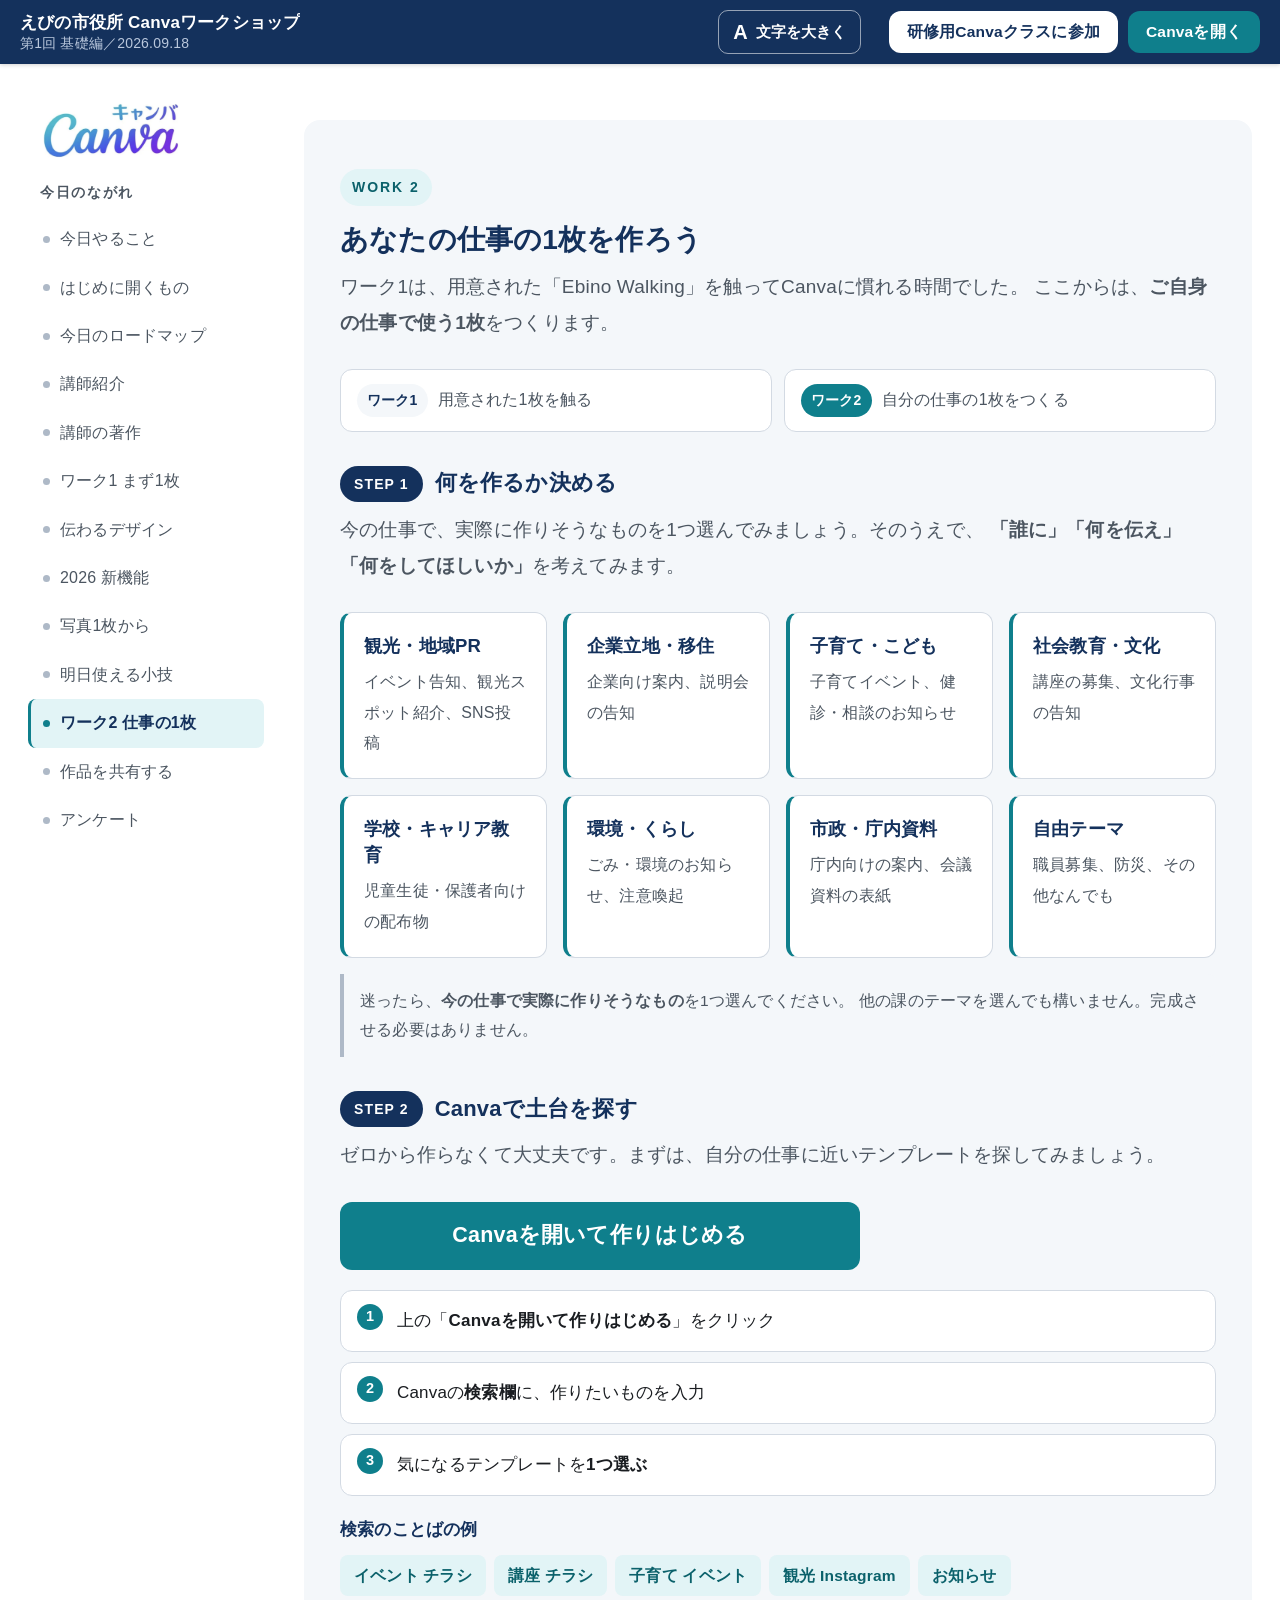
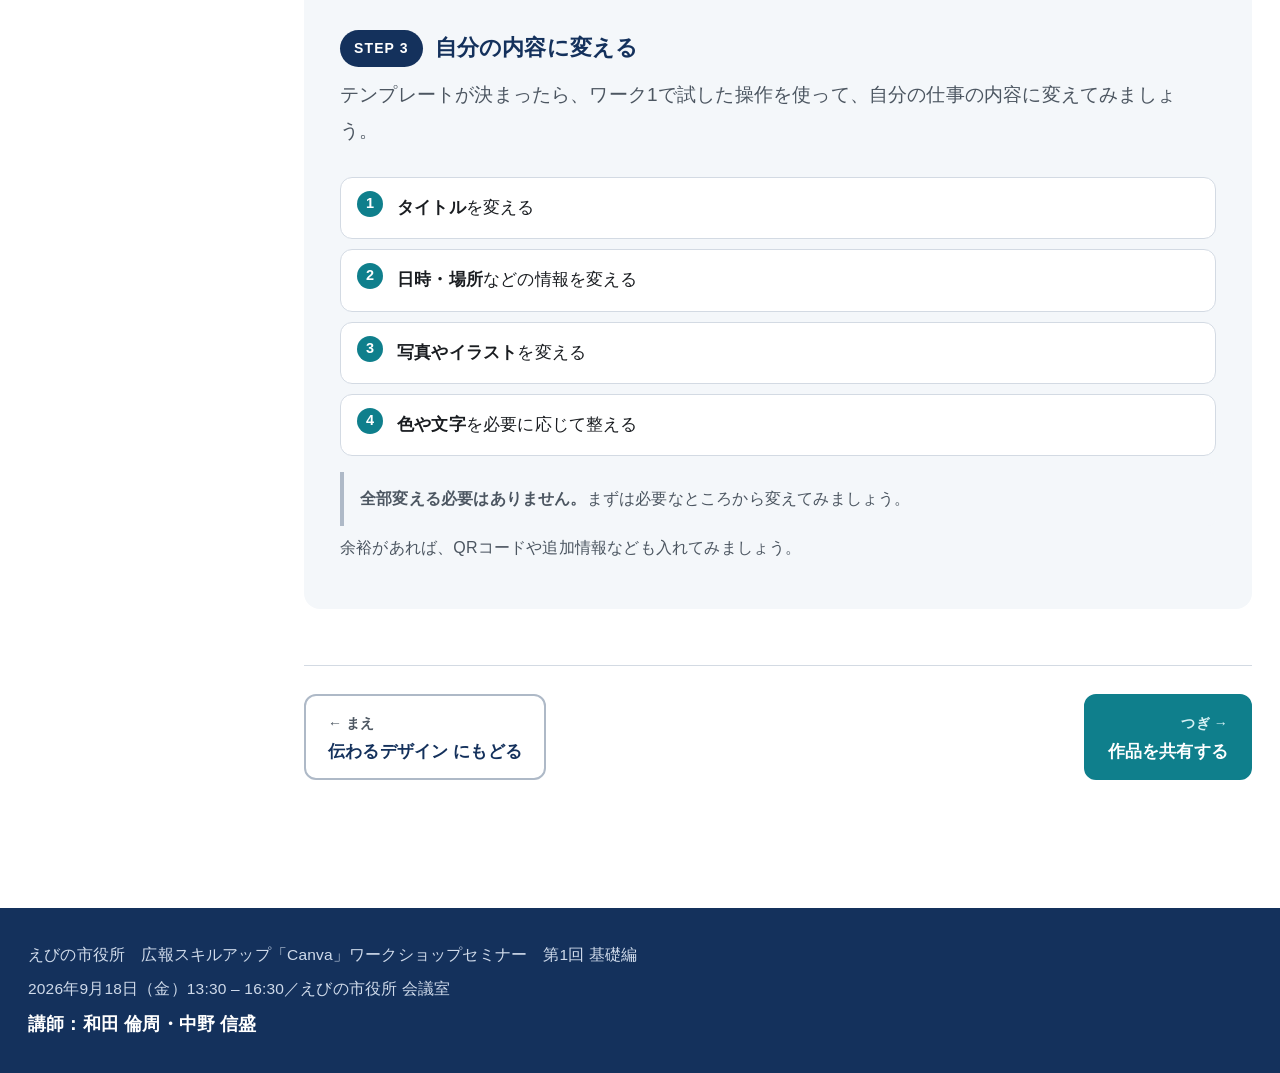
<file: work2.html>
<!DOCTYPE html>
<html lang="ja">
<head>
<meta charset="UTF-8">
<meta name="viewport" content="width=device-width, initial-scale=1">
<title>ワーク2 あなたの仕事の1枚を作ろう｜えびの市役所 Canvaワークショップ 第1回 基礎編</title>
<meta name="description" content="えびの市役所 Canvaワークショップ 第1回 基礎編 ワーク2の手順です。">
<meta name="robots" content="noindex">
<link rel="stylesheet" href="style.css">
</head>
<body>

<script>
/* 表示前に「文字サイズ」と「研修回」を反映します（ちらつき防止）。
   研修回：この画面で固定する場合は data-course を直接指定しています。 */
(function () {
  var d = document.documentElement;
  try {
    if (localStorage.getItem("ebino-font") === "lg") { d.setAttribute("data-font", "lg"); }
  } catch (e) {}
  /* この教材ページは第1回です。表示中の回として記憶します。 */
  d.setAttribute("data-course", "1");
  try { localStorage.setItem("ebino-course", "1"); } catch (e) {}
})();
</script>

<a class="skip-link" href="#mainStart">本文へスキップ</a>

<!-- ============================================================
     常時表示バー
     ============================================================ -->
<header class="topbar">
  <div class="topbar__title">
    えびの市役所 Canvaワークショップ
    <small>第1回 基礎編／2026.09.18</small>
  </div>

  <button class="fontToggle" id="fontToggle" type="button" aria-pressed="false">
    <span aria-hidden="true">A</span><span class="fontToggle__label">文字を大きく</span>
  </button>

    <div class="topbar__actions">
      <a class="btn btn--navy is-pending" data-link="canvaClass" aria-disabled="true">
        研修用Canvaクラスに参加
        <span class="btn__state">準備中</span>
      </a>
      <a class="btn btn--primary is-pending" data-link="canvaHome" aria-disabled="true">
        Canvaを開く
        <span class="btn__state">準備中</span>
      </a>
    </div>

  <button class="navToggle" type="button" data-sheet-open>目次</button>
</header>

<div class="layout">

  <!-- ==========================================================
       サイドナビ（PC）
       ========================================================== -->
  <nav class="sidebar" aria-label="ページ内の目次">

    <!-- スクロールしても常に見えるロゴ -->
    <div class="media media--logo sidebar__logo" data-img="images/canva-logo.png"
         data-alt="Canva（キャンバ）" style="--ar:800/366;">
      <span class="media__label">Canva</span>
    </div>

    <div class="sidebar__scroll">
    <p class="sidebar__head">今日のながれ</p>
      <ul class="sidebar__list">
        <li><a href="index.html#top">今日やること</a></li>
        <li><a href="index.html#start">はじめに開くもの</a></li>
        <li><a href="index.html#agenda">今日のロードマップ</a></li>
        <li><a href="index.html#instructor">講師紹介</a></li>
        <li><a href="index.html#book">講師の著作</a></li>
        <li><a href="work1.html#work1">ワーク1 まず1枚</a></li>
        <li><a href="learn.html#tips">伝わるデザイン</a></li>
        <li><a href="learn.html#whatsnew">2026 新機能</a></li>
        <li><a href="learn.html#photo">写真1枚から</a></li>
        <li><a href="learn.html#canvatips">明日使える小技</a></li>
        <li><a href="#work2">ワーク2 仕事の1枚</a></li>
        <li><a href="share.html#share">作品を共有する</a></li>
        <li><a href="share.html#feedback">アンケート</a></li>
        <li><a href="share.html#help">困ったとき</a></li>
        <li><a href="share.html#next">第2回 予告</a></li>
      </ul>
    </div>
  </nav>

  <main id="mainStart">
<!-- ========================================================
         WORK 2
         ======================================================== -->
    <section class="sec sec--alt" id="work2">
      <span class="sec__label">WORK 2</span>
      <h2 class="sec__title">あなたの仕事の1枚を作ろう</h2>
      <p class="sec__lead">
        ワーク1は、用意された「Ebino Walking」を触ってCanvaに慣れる時間でした。
        ここからは、<strong>ご自身の仕事で使う1枚</strong>をつくります。
      </p>
      <div class="work2Compare">
        <div><span class="work2Compare__tag">ワーク1</span>用意された1枚を触る</div>
        <div><span class="work2Compare__tag work2Compare__tag--now">ワーク2</span>自分の仕事の1枚をつくる</div>
      </div>
      <!-- STEP 1 -->
      <div class="stepHead">
        <span class="stepHead__no">STEP 1</span>
        <h3 class="stepHead__ttl">何を作るか決める</h3>
      </div>
      <p class="sec__lead">
        今の仕事で、実際に作りそうなものを1つ選んでみましょう。そのうえで、
        <strong>「誰に」「何を伝え」「何をしてほしいか」</strong>を考えてみます。
      </p>

      <div class="grid grid--4">
        <div class="card work2Card">
          <h3 class="card__ttl">観光・地域PR</h3>
          <p class="card__txt">イベント告知、観光スポット紹介、SNS投稿</p>
        </div>
        <div class="card work2Card">
          <h3 class="card__ttl">企業立地・移住</h3>
          <p class="card__txt">企業向け案内、説明会の告知</p>
        </div>
        <div class="card work2Card">
          <h3 class="card__ttl">子育て・こども</h3>
          <p class="card__txt">子育てイベント、健診・相談のお知らせ</p>
        </div>
        <div class="card work2Card">
          <h3 class="card__ttl">社会教育・文化</h3>
          <p class="card__txt">講座の募集、文化行事の告知</p>
        </div>
        <div class="card work2Card">
          <h3 class="card__ttl">学校・キャリア教育</h3>
          <p class="card__txt">児童生徒・保護者向けの配布物</p>
        </div>
        <div class="card work2Card">
          <h3 class="card__ttl">環境・くらし</h3>
          <p class="card__txt">ごみ・環境のお知らせ、注意喚起</p>
        </div>
        <div class="card work2Card">
          <h3 class="card__ttl">市政・庁内資料</h3>
          <p class="card__txt">庁内向けの案内、会議資料の表紙</p>
        </div>
        <div class="card work2Card">
          <h3 class="card__ttl">自由テーマ</h3>
          <p class="card__txt">職員募集、防災、その他なんでも</p>
        </div>
      </div>

      <p class="note">
        迷ったら、<strong>今の仕事で実際に作りそうなもの</strong>を1つ選んでください。
        他の課のテーマを選んでも構いません。完成させる必要はありません。
      </p>

      <!-- STEP 2 -->
      <div class="stepHead">
        <span class="stepHead__no">STEP 2</span>
        <h3 class="stepHead__ttl">Canvaで土台を探す</h3>
      </div>
      <p class="sec__lead">
        ゼロから作らなくて大丈夫です。まずは、自分の仕事に近いテンプレートを探してみましょう。
      </p>

      <div style="margin-bottom:20px;max-width:520px;">
        <a class="btn btn--primary btn--lg is-pending" data-link="canvaHome" aria-disabled="true">
          Canvaを開いて作りはじめる
          <span class="btn__state">準備中</span>
        </a>
      </div>

      <ol class="shareSteps">
        <li>上の「<strong>Canvaを開いて作りはじめる</strong>」をクリック</li>
        <li>Canvaの<strong>検索欄</strong>に、作りたいものを入力</li>
        <li>気になるテンプレートを<strong>1つ選ぶ</strong></li>
      </ol>

      <p class="figLabel" style="margin-top:18px;">検索のことばの例</p>
      <ul class="chips">
        <li>イベント チラシ</li>
        <li>講座 チラシ</li>
        <li>子育て イベント</li>
        <li>観光 Instagram</li>
        <li>お知らせ</li>
      </ul>

      <!-- STEP 3 -->
      <div class="stepHead">
        <span class="stepHead__no">STEP 3</span>
        <h3 class="stepHead__ttl">自分の内容に変える</h3>
      </div>
      <p class="sec__lead">
        テンプレートが決まったら、ワーク1で試した操作を使って、自分の仕事の内容に変えてみましょう。
      </p>

      <ol class="shareSteps">
        <li><strong>タイトル</strong>を変える</li>
        <li><strong>日時・場所</strong>などの情報を変える</li>
        <li><strong>写真やイラスト</strong>を変える</li>
        <li><strong>色や文字</strong>を必要に応じて整える</li>
      </ol>

      <p class="note">
        <strong>全部変える必要はありません。</strong>まずは必要なところから変えてみましょう。
      </p>
      <p class="helpNote">
        余裕があれば、QRコードや追加情報なども入れてみましょう。
      </p>
    </section>

    <nav class="pageNav" aria-label="ページの移動">
      <a class="pageNav__link pageNav__prev" href="learn.html"><span class="pageNav__dir">← まえ</span><span class="pageNav__ttl">伝わるデザイン にもどる</span></a>
      <a class="pageNav__link pageNav__next" href="share.html"><span class="pageNav__dir">つぎ →</span><span class="pageNav__ttl">作品を共有する</span></a>
    </nav>

  </main>
</div>

<!-- ============================================================
     Footer
     ============================================================ -->
<footer class="footer">
  <div class="footer__inner">
    <p style="margin-bottom:4px;">
      えびの市役所　広報スキルアップ「Canva」ワークショップセミナー　第1回 基礎編
    </p>
    <p style="margin-bottom:4px;">2026年9月18日（金）13:30 – 16:30／えびの市役所 会議室</p>
    <p style="margin:0;"><b>講師：和田 倫周・中野 信盛</b></p>
  </div>
</footer>

<!-- ============================================================
     スマホ用 下部固定バー
     ============================================================ -->
<div class="mobileBar">
  <a class="btn btn--primary is-pending" data-link="canvaHome" aria-disabled="true">
    Canvaを開く
    <span class="btn__state">準備中</span>
  </a>
  <button class="btn btn--outline" type="button" data-sheet-open>目次</button>
</div>

<!-- ============================================================
     スマホ用 目次シート
     ============================================================ -->
<div class="sheet" id="navSheet" hidden>
  <div class="sheet__panel" role="dialog" aria-modal="true" aria-label="目次">
    <div class="sheet__head">
      <h2>目次</h2>
      <button class="sheet__close" type="button" id="sheetClose">閉じる</button>
    </div>

    <div class="media media--logo sheet__logo" data-img="images/canva-logo.png"
         data-alt="Canva（キャンバ）" style="--ar:800/366;">
      <span class="media__label">Canva</span>
    </div>

    <button class="fontToggle fontToggle--sheet" id="fontToggleSheet" type="button" aria-pressed="false">
      <span aria-hidden="true">A</span><span class="fontToggle__label">文字を大きく</span>
    </button>

      <ul class="sheet__list">
        <li><a href="index.html#top">今日やること</a></li>
        <li><a href="index.html#start">はじめに開くもの</a></li>
        <li><a href="index.html#agenda">今日のロードマップ</a></li>
        <li><a href="index.html#instructor">講師紹介</a></li>
        <li><a href="index.html#book">講師の著作</a></li>
        <li><a href="work1.html#work1">ワーク1 まず1枚</a></li>
        <li><a href="learn.html#tips">伝わるデザイン</a></li>
        <li><a href="learn.html#whatsnew">2026 新機能</a></li>
        <li><a href="learn.html#photo">写真1枚から</a></li>
        <li><a href="learn.html#canvatips">明日使える小技</a></li>
        <li><a href="#work2">ワーク2 仕事の1枚</a></li>
        <li><a href="share.html#share">作品を共有する</a></li>
        <li><a href="share.html#feedback">アンケート</a></li>
        <li><a href="share.html#help">困ったとき</a></li>
        <li><a href="share.html#next">第2回 予告</a></li>
      </ul>
  </div>
</div>

<script src="script.js"></script>
</body>
</html>
</file>
<file: style.css>
@charset "UTF-8";
/* ==========================================================================
   えびの市役所 広報スキルアップ「Canva」ワークショップセミナー 第1回 基礎編
   研修ポータル style.css
   - 外部フォント・外部ライブラリは使用しません（市役所業務PCのフィルタ対策）
   - 配色A：ネイビー × シアン
   ========================================================================== */

/* --------------------------------------------------------------------------
   1. Variables
   -------------------------------------------------------------------------- */
:root {
  /* Color */
  --navy:        #14315c;
  --navy-dark:   #0e2445;
  --navy-soft:   #2a4a78;
  --cyan:        #0f7f8c;
  --cyan-dark:   #0b616b;
  --cyan-light:  #19b2c4;
  --cyan-pale:   #e2f4f6;
  --orange:      #e8833a;
  --orange-pale: #fdf1e6;

  --bg:          #ffffff;
  --bg-alt:      #f4f7fa;
  --text:        #1a1d21;
  --text-sub:    #4c5661;
  --line:        #d3dae3;
  --line-strong: #aeb9c7;
  --disabled-bg: #eceff3;
  --disabled-tx: #6e7783;

  /* Layout */
  --topbar-h:    64px;
  --mobilebar-h: 72px;
  --side-w:      236px;
  --content-max: 1120px;
  --radius:      12px;
  --radius-lg:   16px;

  /* Type
     文字サイズはすべて rem 指定です。html の font-size を変えるだけで
     ページ全体の文字が一括で拡大・縮小されます（下の「文字を大きく」ボタン）。 */
  --font: "Helvetica Neue", Arial, "Hiragino Kaku Gothic ProN", "Hiragino Sans",
          "BIZ UDPGothic", "Yu Gothic UI", "Yu Gothic", Meiryo, sans-serif;
}

/* --------------------------------------------------------------------------
   2. Base
   -------------------------------------------------------------------------- */
* { box-sizing: border-box; }

html {
  font-size: 100%;                 /* = 16px。すべての文字サイズの基準 */
  scroll-behavior: smooth;
  scroll-padding-top: calc(var(--topbar-h) + 16px);
}
/* 「文字を大きく」を押した状態：ページ全体の文字が約1.15倍になります */
html[data-font="lg"] { font-size: 115%; }

body {
  margin: 0;
  padding-top: var(--topbar-h);
  font-family: var(--font);
  font-size: 1.1875rem;        /* = 19px */
  line-height: 1.9;
  letter-spacing: .01em;
  color: var(--text);
  background: var(--bg);
  -webkit-text-size-adjust: 100%;
}

img { max-width: 100%; height: auto; display: block; }

a { color: var(--cyan-dark); }

h1, h2, h3, h4 { line-height: 1.4; margin: 0; font-weight: 700; }

p { margin: 0 0 1em; }

ul, ol { margin: 0; padding-left: 1.3em; }

/* キーボード操作時のフォーカスを消さない（アクセシビリティ） */
a:focus-visible,
button:focus-visible,
[tabindex]:focus-visible {
  outline: 3px solid var(--orange);
  outline-offset: 2px;
}

.skip-link {
  position: absolute; left: -9999px; top: 0;
  background: var(--navy); color: #fff; padding: 12px 20px; z-index: 200;
}
.skip-link:focus { left: 8px; top: 8px; }

.sr-only {
  position: absolute; width: 1px; height: 1px; padding: 0; margin: -1px;
  overflow: hidden; clip: rect(0 0 0 0); white-space: nowrap; border: 0;
}

/* --------------------------------------------------------------------------
   3. Topbar（常時表示・PC/スマホ共通）
   -------------------------------------------------------------------------- */
.topbar {
  position: fixed; top: 0; left: 0; right: 0; height: var(--topbar-h);
  background: var(--navy);
  color: #fff;
  display: flex; align-items: center; gap: 16px;
  padding: 0 20px;
  z-index: 100;
  box-shadow: 0 1px 4px rgba(0,0,0,.18);
}

.topbar__title {
  font-size: 1.0625rem; font-weight: 700; line-height: 1.3;
  white-space: nowrap; overflow: hidden; text-overflow: ellipsis;
}
.topbar__title small {
  display: block; font-size: 0.875rem; font-weight: 400; color: #b9c7dc;
}

.topbar__actions { display: flex; gap: 10px; align-items: center; }

.topbar .btn { min-height: 42px; padding: 0 16px; font-size: 0.9688rem; }

/* 文字サイズ切替ボタン */
.fontToggle {
  margin-left: auto;
  display: inline-flex; align-items: center; gap: 8px;
  min-height: 44px; padding: 0 14px;
  background: transparent; color: #fff;
  border: 1.5px solid rgba(255,255,255,.55); border-radius: 10px;
  font-family: inherit; font-size: 0.9375rem; font-weight: 700;
  cursor: pointer; white-space: nowrap;
}
.fontToggle:hover { background: rgba(255,255,255,.12); }
.fontToggle span[aria-hidden] {
  font-size: 1.25rem; line-height: 1; font-weight: 700;
}
.fontToggle[aria-pressed="true"] {
  background: #fff; color: var(--navy); border-color: #fff;
}
.topbar__actions { margin-left: 12px; }

.fontToggle--sheet {
  margin: 0 0 14px; width: 100%; justify-content: center;
  min-height: 52px; color: var(--navy);
  border-color: var(--line-strong); background: var(--bg-alt);
  font-size: 1.0625rem;
}
.fontToggle--sheet:hover { background: var(--cyan-pale); }
.fontToggle--sheet[aria-pressed="true"] { background: var(--navy); color: #fff; border-color: var(--navy); }

/* スマホ用 目次ボタン */
.navToggle {
  display: none;
  margin-left: auto;
  min-height: 44px; padding: 0 14px;
  background: transparent; color: #fff;
  border: 1.5px solid rgba(255,255,255,.55);
  border-radius: 10px; font-size: 1.0625rem; font-weight: 700;
  font-family: inherit; cursor: pointer;
}

/* --------------------------------------------------------------------------
   4. Layout
   -------------------------------------------------------------------------- */
.layout {
  display: grid;
  grid-template-columns: var(--side-w) minmax(0, 1fr);
  gap: 40px;
  max-width: 1440px;
  margin: 0 auto;
  padding: 0 28px;
}

.sidebar {
  position: sticky;
  top: calc(var(--topbar-h) + 16px);
  align-self: start;
  max-height: calc(100vh - var(--topbar-h) - 32px);
  padding: 16px 0 24px;
  display: flex; flex-direction: column; gap: 14px;
  min-height: 0;
}
/* ロゴは固定、その下の目次だけがスクロールします（ロゴは常に見えます） */
.sidebar__logo {
  flex: none; width: 150px; margin-left: 8px;
}
.sidebar__scroll { overflow-y: auto; min-height: 0; }

.sidebar__head {
  font-size: 0.875rem; letter-spacing: .12em; color: var(--text-sub);
  font-weight: 700; margin-bottom: 10px; padding-left: 12px;
}

.sidebar__list { list-style: none; margin: 0; padding: 0; }

.sidebar__list a {
  display: flex; align-items: center; gap: 10px;
  padding: 9px 12px;
  font-size: 1rem; color: var(--text-sub); text-decoration: none;
  border-radius: 8px; border-left: 3px solid transparent;
}
.sidebar__list a::before {
  content: ""; width: 7px; height: 7px; border-radius: 50%;
  background: var(--line-strong); flex: none;
}
.sidebar__list a:hover { background: var(--bg-alt); color: var(--navy); }
.sidebar__list a[aria-current="true"] {
  background: var(--cyan-pale); color: var(--navy); font-weight: 700;
  border-left-color: var(--cyan);
}
.sidebar__list a[aria-current="true"]::before { background: var(--cyan); }

main { min-width: 0; padding-bottom: 80px; }

/* --------------------------------------------------------------------------
   5. Buttons
   -------------------------------------------------------------------------- */
.btn {
  display: inline-flex; align-items: center; justify-content: center; gap: 8px;
  min-height: 56px; padding: 0 24px;
  font-size: 1.1875rem; font-weight: 700; font-family: inherit;
  text-decoration: none; text-align: center;
  border-radius: var(--radius); border: 2px solid transparent;
  cursor: pointer; background: none;
}

.btn--primary { background: var(--cyan); color: #fff; }
.btn--primary:hover { background: var(--cyan-dark); }

.btn--navy { background: #fff; color: var(--navy); }
.btn--navy:hover { background: #e9eef5; }

.btn--outline {
  background: #fff; color: var(--navy);
  border-color: var(--line-strong);
}
.btn--outline:hover { border-color: var(--cyan); background: var(--cyan-pale); }

.btn--lg { min-height: 68px; font-size: 1.3438rem; width: 100%; }

.btn__state {
  font-size: 0.875rem; font-weight: 700; padding: 3px 8px; border-radius: 999px;
  background: rgba(0,0,0,.14); color: inherit;
}

/* URL未設定のとき（CONFIGが空欄のとき）の見た目 */
.btn.is-pending,
.btn.is-pending:hover {
  background: var(--disabled-bg) !important;
  color: var(--disabled-tx) !important;
  border-color: var(--line) !important;
  cursor: not-allowed;
}
.btn.is-pending .btn__state { background: #fff; color: var(--disabled-tx); }
.btn:not(.is-pending) .btn__state { display: none; }

/* --------------------------------------------------------------------------
   6. Section 共通
   -------------------------------------------------------------------------- */
.sec { padding: 56px 0; border-top: 1px solid var(--line); }
.sec:first-of-type { border-top: 0; }
.sec--alt {
  background: var(--bg-alt);
  border-radius: var(--radius-lg);
  padding: 48px 36px;
  border-top: 0;
  margin: 56px 0;
}

.sec__label {
  display: inline-block;
  font-size: 0.875rem; font-weight: 700; letter-spacing: .14em;
  color: var(--cyan-dark); background: var(--cyan-pale);
  padding: 5px 12px; border-radius: 999px; margin-bottom: 14px;
}
.sec__title { font-size: 1.75rem; color: var(--navy); margin-bottom: 10px; }
.sec__lead { color: var(--text-sub); max-width: 46em; margin-bottom: 28px; }

/* 補足テキスト（「開かない場合は講師に」など）と図版ラベル */
.helpNote {
  font-size: 1rem; color: var(--text-sub); line-height: 1.7; margin: 8px 0 0;
}
.helpNote--gap { margin: 8px 0 28px; }
.figLabel {
  font-size: 1.0625rem; font-weight: 700; color: var(--navy); margin-bottom: 8px;
}

.note {
  font-size: 0.9688rem; color: var(--text-sub);
  background: var(--bg-alt); border-left: 4px solid var(--line-strong);
  padding: 12px 16px; border-radius: 0 8px 8px 0; margin: 16px 0 0;
}
.note--warn { background: var(--orange-pale); border-left-color: var(--orange); }

/* --------------------------------------------------------------------------
   7. Hero + TODAY
   -------------------------------------------------------------------------- */
.hero {
  display: grid; grid-template-columns: minmax(0, 1.2fr) minmax(0, .8fr);
  gap: 32px; align-items: center;
  padding: 18px 0 10px;
}
.hero__client { font-size: 1.0625rem; font-weight: 700; color: var(--cyan-dark); margin-bottom: 4px; }
.hero__title { font-size: 1.9375rem; color: var(--navy); letter-spacing: .01em; }
.hero__title span { display: block; font-size: 1.25rem; color: var(--navy-soft); margin-top: 4px; }
.hero__meta {
  display: flex; flex-wrap: wrap; gap: 6px 16px;
  margin: 12px 0 12px; font-size: 1rem; color: var(--text-sub);
}
.hero__meta b { color: var(--navy); font-size: 1.125rem; }
.hero__copy {
  font-size: 1.25rem; line-height: 1.65; color: var(--text); font-weight: 700;
  margin: 0;
}
.hero__reassure {
  display: inline-block; background: var(--orange-pale); color: #a14f0c;
  font-weight: 700; font-size: 1rem; padding: 6px 14px; border-radius: 999px;
  margin-bottom: 8px;
}

/* 今日やること：横3列（第1画面にSTART HEREを収めるため） */
.today {
  list-style: none; padding: 0; margin: 14px 0 0;
  display: grid; grid-template-columns: repeat(3, minmax(0, 1fr)); gap: 10px;
}
.today li {
  background: #fff; border: 1px solid var(--line); border-radius: var(--radius);
  padding: 10px 12px;
}
.today .num {
  display: inline-flex; align-items: center; justify-content: center;
  width: 28px; height: 28px; border-radius: 50%;
  background: var(--navy); color: #fff;
  font-size: 0.875rem; font-weight: 700; margin-bottom: 6px;
}
.today .txt { display: block; font-weight: 700; font-size: 1.0938rem; line-height: 1.5; }
.today .sub { display: block; font-size: 0.875rem; font-weight: 400; color: var(--text-sub); line-height: 1.45; }

/* --------------------------------------------------------------------------
   8. 画像プレースホルダー
   -------------------------------------------------------------------------- */
.media {
  background: var(--bg-alt);
  border: 2px dashed var(--line-strong);
  border-radius: var(--radius);
  aspect-ratio: var(--ar, 3 / 2);
  display: flex; flex-direction: column; align-items: center; justify-content: center;
  gap: 6px; text-align: center; padding: 16px; color: var(--text-sub);
  overflow: hidden;
}
.media__label { font-size: 0.9688rem; font-weight: 700; }
.media__path { font-size: 0.875rem; font-family: ui-monospace, Menlo, Consolas, monospace; }
.media.is-loaded { border: 1px solid var(--line); padding: 0; background: none; display: block; }
.media.is-loaded img { width: 100%; height: 100%; object-fit: cover; }

/* --------------------------------------------------------------------------
   9. START HERE
   -------------------------------------------------------------------------- */
/* 第1画面に4枚のカードが収まるよう、余白を詰めています */
#start { padding-top: 18px; }
#start .sec__title { font-size: 1.625rem; margin-bottom: 4px; }
#start .sec__lead { margin-bottom: 14px; font-size: 1rem; }
#start .sec__label { margin-bottom: 6px; }

.startGrid { display: grid; grid-template-columns: repeat(4, minmax(0, 1fr)); gap: 16px; }
/* カードが2枚のとき（STARTページ）は2列で大きく見せます */
.startGrid--two { grid-template-columns: repeat(2, minmax(0, 1fr)); max-width: 820px; }

.startCard {
  display: flex; flex-direction: column;
  background: #fff; border: 2px solid var(--line);
  border-radius: var(--radius-lg); padding: 14px;
}
.startCard--key {
  border-color: var(--cyan); background: var(--cyan-pale);
  box-shadow: 0 2px 0 var(--cyan);
}
.startCard__no {
  font-size: 0.9062rem; font-weight: 700; color: var(--cyan-dark); letter-spacing: .1em;
}
.startCard__ttl { font-size: 1.1875rem; color: var(--navy); margin: 4px 0 6px; line-height: 1.35; }
.startCard__desc { font-size: 0.9688rem; line-height: 1.6; color: var(--text-sub); margin-bottom: 10px; flex: 1; }
.startCard .btn { width: 100%; min-height: 50px; font-size: 1.125rem; padding: 0 10px; }
.startCard__help { font-size: 0.875rem; color: var(--text-sub); margin: 6px 0 0; line-height: 1.45; }

/* --------------------------------------------------------------------------
   10. AGENDA
   -------------------------------------------------------------------------- */
.agenda { list-style: none; margin: 0; padding: 0; }
.agenda li {
  display: grid; grid-template-columns: 62px 1fr auto;
  gap: 16px; align-items: center;
  padding: 14px 16px;
  border: 1px solid var(--line); border-radius: var(--radius);
  margin-bottom: 8px; background: #fff;
}
/* 順番を示す番号（時刻ではありません） */
.agenda__no {
  display: inline-flex; align-items: center; justify-content: center;
  width: 44px; height: 44px; border-radius: 50%;
  background: var(--bg-alt); color: var(--navy);
  font-weight: 700; font-size: 1rem; font-variant-numeric: tabular-nums;
  border: 1px solid var(--line);
}
.agenda li.is-break .agenda__no { background: transparent; border-style: dashed; color: var(--text-sub); }
.agenda__ttl { font-weight: 700; }
.agenda__ttl a { color: var(--navy); }
.agenda__mode {
  font-size: 0.875rem; font-weight: 700; padding: 4px 10px; border-radius: 999px;
  white-space: nowrap;
}
.mode--watch { background: #eaeef4; color: var(--navy); }
.mode--touch { background: var(--cyan); color: #fff; }
.mode--break { background: #f1e7d8; color: #7a5a2a; }

/* --------------------------------------------------------------------------
   11. カードグリッド（汎用）
   -------------------------------------------------------------------------- */
.grid { display: grid; gap: 16px; }
.grid--2 { grid-template-columns: repeat(2, minmax(0, 1fr)); }
.grid--3 { grid-template-columns: repeat(3, minmax(0, 1fr)); }
.grid--4 { grid-template-columns: repeat(4, minmax(0, 1fr)); }

.card {
  background: #fff; border: 1px solid var(--line);
  border-radius: var(--radius); padding: 20px;
}
.card__ttl { font-size: 1.1875rem; color: var(--navy); margin-bottom: 8px; }
.card__txt { font-size: 1rem; color: var(--text-sub); margin: 0; }

/* WORK 1 ステップ */
.step { position: relative; padding-top: 34px; }
.step__no {
  position: absolute; top: -14px; left: 18px;
  background: var(--navy); color: #fff;
  font-size: 0.9062rem; font-weight: 700; letter-spacing: .08em;
  padding: 5px 14px; border-radius: 999px;
}
.step__ttl { font-size: 1.25rem; color: var(--navy); margin-bottom: 10px; }
.step ol { margin: 0; padding-left: 1.2em; font-size: 1rem; color: var(--text-sub); }
.step ol li { margin-bottom: 5px; }
.step kbd {
  font-family: inherit; font-size: 0.9062rem; font-weight: 700;
  background: #eceff3; border: 1px solid var(--line-strong);
  border-radius: 5px; padding: 1px 7px; color: var(--text);
}

/* ワーク1：演習用マスターに入っているもの */
.sampleList { margin: 0 0 14px; padding-left: 1.2em; font-size: 1rem; color: var(--text-sub); }
.sampleList li { margin-bottom: 4px; }

/* ワーク1：安心してもらうためのカード */
.step--calm { background: var(--cyan-pale); border-color: var(--cyan); }
.step--calm .step__no { background: var(--cyan); }

/* ワーク2：STEP見出し（既存の色・角丸・文字サイズを再利用） */
.stepHead {
  display: flex; align-items: center; flex-wrap: wrap; gap: 12px;
  margin: 34px 0 10px;
}
.stepHead__no {
  background: var(--navy); color: #fff;
  font-size: 0.875rem; font-weight: 700; letter-spacing: .08em;
  padding: 5px 14px; border-radius: 999px;
}
.stepHead__ttl { font-size: 1.375rem; color: var(--navy); }

/* ワーク1とワーク2の役割の違い */
.work2Compare {
  display: grid; grid-template-columns: repeat(2, minmax(0, 1fr)); gap: 12px;
  margin: 0 0 22px;
}
.work2Compare > div {
  background: #fff; border: 1px solid var(--line); border-radius: var(--radius);
  padding: 14px 16px; font-size: 1rem; color: var(--text-sub);
}
.work2Compare__tag {
  display: inline-block; margin-right: 10px;
  background: var(--bg-alt); color: var(--navy);
  font-size: 0.875rem; font-weight: 700; padding: 3px 10px; border-radius: 999px;
}
.work2Compare__tag--now { background: var(--cyan); color: #fff; }

/* 研修サンプル バッジ */
.sampleBadge {
  display: inline-flex; align-items: center; gap: 6px;
  background: var(--orange); color: #fff;
  font-size: 0.9062rem; font-weight: 700;
  padding: 6px 14px; border-radius: 999px; margin-bottom: 12px;
}

.sampleBox {
  border: 2px solid var(--orange); border-radius: var(--radius-lg);
  padding: 22px; background: #fff;
}
.sampleBox dl { margin: 0; display: grid; grid-template-columns: 7em 1fr; gap: 6px 14px; font-size: 1.0625rem; }
.sampleBox dt { color: var(--text-sub); }
.sampleBox dd { margin: 0; font-weight: 700; }

/* 伝わるデザイン：受講者への問いかけ */
.askBox {
  background: var(--cyan-pale); color: var(--navy);
  border-left: 5px solid var(--cyan);
  border-radius: 0 var(--radius) var(--radius) 0;
  padding: 16px 22px; margin: 22px 0 0;
  font-size: 1.25rem; font-weight: 700; line-height: 1.7;
}
.askBox--soft {
  background: var(--bg-alt); border-left-color: var(--line-strong);
  font-size: 1.125rem; color: var(--text-sub);
}

/* DESIGN TIPS */
.tip { display: flex; gap: 16px; align-items: flex-start; }
.tip__no {
  flex: none; width: 40px; height: 40px; border-radius: 10px;
  background: var(--cyan-pale); color: var(--cyan-dark);
  display: flex; align-items: center; justify-content: center;
  font-size: 1.25rem; font-weight: 700;
}

/* WHAT'S NEW */
.badge {
  display: inline-block; font-size: 0.875rem; font-weight: 700;
  padding: 4px 10px; border-radius: 999px; margin-bottom: 8px;
}
.badge--try { background: var(--cyan); color: #fff; }
.badge--see { background: #eaeef4; color: var(--navy); }

.card--feature {
  grid-column: span 2;
  border: 2px solid var(--cyan); background: var(--cyan-pale);
}
.card--feature .card__ttl { font-size: 1.5312rem; }

/* 写真1枚から */
.flow { list-style: none; display: flex; flex-wrap: wrap; gap: 8px; padding: 0; margin: 0 0 20px; }
.flow li {
  background: #fff; border: 1px solid var(--line); border-radius: 999px;
  padding: 8px 16px; font-size: 1rem; font-weight: 700; color: var(--navy);
}
.flow li::after { content: "→"; margin-left: 10px; color: var(--line-strong); }
.flow li:last-child::after { content: ""; margin: 0; }

.chips { list-style: none; display: flex; flex-wrap: wrap; gap: 8px; padding: 0; margin: 0; }
.chips li {
  background: var(--cyan-pale); color: var(--cyan-dark);
  border-radius: 8px; padding: 6px 14px; font-size: 0.9688rem; font-weight: 700;
}

/* 講師紹介 */
.profile { display: flex; gap: 18px; align-items: flex-start; }
.profile__body { min-width: 0; }
.profile__name {
  font-size: 1.3438rem; color: var(--navy); margin-bottom: 4px;
}
.profile__name span {
  font-size: 0.9062rem; font-weight: 400; color: var(--text-sub); margin-left: 8px;
}
.profile__role { font-size: 0.9375rem; color: var(--text-sub); margin: 0 0 10px; line-height: 1.6; }
.profile__highlight {
  background: var(--orange-pale); color: #8a4409;
  border-radius: 10px; padding: 9px 14px; margin: 0 0 12px;
  font-size: 0.9375rem; font-weight: 700; line-height: 1.5;
}
.profile__highlight span { font-weight: 400; font-size: 0.875rem; color: #a1652f; }
.profile__txt { font-size: 1rem; color: var(--text); margin: 0; line-height: 1.75; }

/* ロゴ画像：切り取らず全体を表示します */
.media--logo { background: #fff; border-style: solid; border-color: var(--line); }
.media--logo.is-loaded { border: 0; }
.media--logo.is-loaded img { height: auto; object-fit: contain; }

.media--avatar {
  flex: none; width: 104px; aspect-ratio: 1 / 1; border-radius: 50%;
  font-size: 0.9062rem; padding: 0;
}
.media--avatar.is-loaded { border-radius: 50%; }
.media--avatar.is-loaded img { border-radius: 50%; }

.tags { list-style: none; display: flex; flex-wrap: wrap; gap: 6px; padding: 0; margin: 0 0 12px; }
.tags li {
  background: var(--cyan-pale); color: var(--cyan-dark);
  font-size: 0.875rem; font-weight: 700; padding: 4px 10px; border-radius: 999px;
}

/* 著作紹介 */
.bookCard {
  display: grid; grid-template-columns: 220px minmax(0, 1fr); gap: 32px;
  align-items: start;
  background: #fff; border: 1px solid var(--line); border-radius: var(--radius-lg);
  padding: 28px;
}
.bookCard__cover { width: 220px; }
/* 書影は表紙全体が見えるよう、読み込み後は画像本来の縦横比で表示します */
.bookCard__cover.is-loaded { aspect-ratio: auto; }
.bookCard__cover.is-loaded img { height: auto; object-fit: contain; }
.bookCard__ttl { font-size: 1.5312rem; color: var(--navy); margin-bottom: 6px; }
.bookCard__pub {
  display: inline-block; font-size: 0.9062rem; font-weight: 700;
  background: var(--bg-alt); color: var(--text-sub);
  padding: 4px 12px; border-radius: 999px; margin-bottom: 14px;
}
.bookBadges { list-style: none; padding: 0; margin: 0 0 16px; display: grid; gap: 8px; }
.bookBadges li {
  background: var(--orange-pale); color: #9a4c0a;
  font-size: 1rem; font-weight: 700;
  padding: 9px 18px; border-radius: 999px; justify-self: start;
}
.bookSpec {
  margin: 0 0 14px; display: grid; grid-template-columns: 5.5em 1fr;
  gap: 4px 14px; font-size: 1rem;
}
.bookSpec dt { color: var(--text-sub); }
.bookSpec dd { margin: 0; font-weight: 700; }
.bookCard__authors {
  font-size: 0.9062rem; color: var(--text-sub); line-height: 1.7; margin: 0 0 18px;
}
.bookCard .btn { min-height: 52px; }

/* WORK 2 */
.work2Card { border-left: 4px solid var(--cyan); }
.work2Card .card__ttl { font-size: 1.1562rem; }

/* SHARE */
.shareSteps { counter-reset: s; list-style: none; padding: 0; margin: 0; display: grid; gap: 10px; }
.shareSteps li {
  counter-increment: s;
  background: #fff; border: 1px solid var(--line); border-radius: var(--radius);
  padding: 14px 18px 14px 56px; position: relative; font-size: 1.0625rem;
}
.shareSteps li::before {
  content: counter(s);
  position: absolute; left: 16px; top: 13px;
  width: 26px; height: 26px; border-radius: 50%;
  background: var(--cyan); color: #fff;
  display: flex; align-items: center; justify-content: center;
  font-size: 0.9062rem; font-weight: 700;
}

/* NEXT */
.next {
  background: var(--navy); color: #fff;
  border-radius: var(--radius-lg); padding: 40px 36px;
}
.next .sec__label { background: rgba(255,255,255,.14); color: #a8e3ec; }
.next .sec__title { color: #fff; }
.next__date { font-size: 1.4062rem; font-weight: 700; color: #a8e3ec; margin-bottom: 8px; }
.next__theme { font-size: 1.625rem; font-weight: 700; margin-bottom: 12px; }
.next__copy { color: #cfdaea; font-size: 1.1875rem; margin: 0; }

/* FEEDBACK */
.feedback { text-align: center; padding: 48px 24px; }
.feedback .sec__title { font-size: 1.625rem; }
.feedback .btn { max-width: 520px; margin: 0 auto; }

/* HELP */
.faq { display: grid; gap: 10px; }
.faq__q { font-weight: 700; color: var(--navy); margin-bottom: 4px; }
.faq__a { font-size: 1rem; color: var(--text-sub); margin: 0; }

.linkTable { width: 100%; border-collapse: collapse; font-size: 0.9688rem; margin-top: 12px; }
.linkTable th, .linkTable td {
  border: 1px solid var(--line); padding: 10px 12px; text-align: left; vertical-align: top;
}
.linkTable th { background: var(--bg-alt); color: var(--navy); white-space: nowrap; }
.linkTable td { word-break: break-all; }
.linkTable .unset { color: var(--disabled-tx); }

/* ページ移動（前へ／次へ）
   受講者が進捗を管理するものではなく、講師の案内で進むための導線です。 */
.pageNav {
  display: flex; justify-content: space-between; align-items: stretch; gap: 16px;
  margin: 48px 0 8px; padding-top: 28px;
  border-top: 1px solid var(--line);
}
.pageNav__link {
  display: flex; flex-direction: column; gap: 4px;
  min-height: 64px; padding: 14px 22px; max-width: 48%;
  background: #fff; border: 2px solid var(--line-strong);
  border-radius: var(--radius); text-decoration: none;
}
.pageNav__link:hover { border-color: var(--cyan); background: var(--cyan-pale); }
.pageNav__next { background: var(--cyan); border-color: var(--cyan); text-align: right; }
.pageNav__next:hover { background: var(--cyan-dark); border-color: var(--cyan-dark); }
.pageNav__dir { font-size: 0.875rem; font-weight: 700; color: var(--text-sub); }
.pageNav__ttl { font-size: 1.0625rem; font-weight: 700; color: var(--navy); line-height: 1.4; }
.pageNav__next .pageNav__dir { color: #d6f1f4; }
.pageNav__next .pageNav__ttl { color: #fff; }

/* --------------------------------------------------------------------------
   12. Footer
   -------------------------------------------------------------------------- */
.footer {
  background: var(--navy); color: #cfdaea;
  padding: 32px 28px; font-size: 0.9688rem; margin-top: 40px;
}
.footer__inner { max-width: 1440px; margin: 0 auto; }
.footer b { color: #fff; font-size: 1.125rem; }

/* --------------------------------------------------------------------------
   13. スマホ用 下部固定バー・目次シート
   -------------------------------------------------------------------------- */
.mobileBar {
  display: none;
  position: fixed; left: 0; right: 0; bottom: 0; z-index: 100;
  height: var(--mobilebar-h);
  background: #fff; border-top: 1px solid var(--line-strong);
  padding: 8px 12px; gap: 10px;
  box-shadow: 0 -2px 10px rgba(0,0,0,.08);
}
.mobileBar .btn {
  flex: 1; min-height: 54px; font-size: 1.125rem;
  padding: 0 8px; white-space: nowrap;   /* 文字を大きくしても折り返さないように */
}

.sheet {
  position: fixed; inset: 0; z-index: 150;
  background: rgba(10,20,35,.5);
  display: flex; align-items: flex-end;
}
.sheet[hidden] { display: none !important; }
.sheet__panel {
  background: #fff; width: 100%; max-height: 82vh; overflow-y: auto;
  border-radius: 18px 18px 0 0; padding: 18px 18px 28px;
}
.sheet__head { display: flex; align-items: center; justify-content: space-between; margin-bottom: 12px; }
.sheet__head h2 { font-size: 1.25rem; color: var(--navy); }
.sheet__close {
  min-height: 44px; padding: 0 16px; font-family: inherit; font-size: 1.0625rem; font-weight: 700;
  background: var(--bg-alt); border: 1px solid var(--line-strong); border-radius: 10px; cursor: pointer;
}
.sheet__logo { width: 130px; margin: 0 auto 14px; }
.sheet__list { list-style: none; margin: 0; padding: 0; }
.sheet__list a {
  display: block; padding: 14px 12px; font-size: 1.125rem; font-weight: 700;
  color: var(--navy); text-decoration: none; border-bottom: 1px solid var(--line);
}

/* --------------------------------------------------------------------------
   14. Responsive
   -------------------------------------------------------------------------- */

/* 画面の縦が短いPC（1366×768 など）では、
   第1画面に「START HERE」の4枚を必ず収めるため、Heroをさらに圧縮します。 */
@media (min-width: 901px) and (max-height: 1000px) {
  .hero { grid-template-columns: minmax(0, 1fr) 320px; padding: 14px 0 6px; gap: 28px; }
  .hero__title { font-size: 1.6875rem; }
  .hero__title span { font-size: 1.1875rem; }
  .hero__meta { margin: 8px 0 8px; }
  .hero__reassure { font-size: 0.9375rem; padding: 4px 12px; margin-bottom: 6px; }
  .hero__copy { font-size: 1.125rem; }
  .today { margin-top: 12px; }
  .today .sub { display: none; }
  #start { padding-top: 12px; }
  #start .sec__label { margin-bottom: 4px; }
  #start .sec__lead { margin-bottom: 10px; }
  .startCard__help { display: none; }
}

/* さらに縦が短いPC（1366×768 など）：
   「今日やること」を1行のコンパクト表示にして、4枚のカードを確実に見せます。 */
@media (min-width: 901px) and (max-height: 900px) {
  .today { display: flex; gap: 8px; margin-top: 10px; }
  .today li { flex: 1; display: flex; align-items: center; gap: 8px; padding: 7px 12px; }
  .today .num { width: 22px; height: 22px; font-size: 0.875rem; margin-bottom: 0; flex: none; }
  .today .txt { font-size: 0.9688rem; }
  .startCard { padding: 12px; }
  .startCard__no { font-size: 0.875rem; }
  .startCard__ttl { font-size: 1.125rem; }
  .startCard__desc { font-size: 0.9375rem; margin-bottom: 8px; }
  .startCard .btn { min-height: 48px; font-size: 1.0625rem; }
  #start .sec__lead { margin-bottom: 8px; }
}

/* ノートPCなど、特に縦が短い画面（768pxなど）：
   カードの説明文をたたみ、見出しとボタンだけを大きく残します。
   （文字を小さくするのではなく、表示する要素を減らして対応しています） */
@media (min-width: 901px) and (max-height: 810px) {
  .hero { grid-template-columns: minmax(0, 1fr) 260px; padding: 10px 0 4px; }
  .hero__client { margin-bottom: 2px; }
  .hero__title { font-size: 1.5rem; }
  .hero__title span { font-size: 1rem; }
  .hero__meta { margin: 6px 0 6px; }
  .hero__reassure { margin-bottom: 4px; }
  .hero__copy { font-size: 1rem; }
  .today { margin-top: 8px; }
  #start { padding-top: 8px; }
  #start .sec__title { font-size: 1.375rem; }
  #start .sec__lead { display: none; }
  .startCard__desc { display: none; }
  .startCard__ttl { font-size: 1.0625rem; }
  .startCard .btn { min-height: 52px; font-size: 1.0625rem; }
}
/* iPad横（1180px前後）でカードが細くなりすぎないよう、2列に切り替えます */
@media (max-width: 1240px) {
  .startGrid { grid-template-columns: repeat(2, minmax(0, 1fr)); }
  .grid--4 { grid-template-columns: repeat(2, minmax(0, 1fr)); }
  .grid--3 { grid-template-columns: repeat(2, minmax(0, 1fr)); }
}

@media (max-width: 900px) {
  :root { --topbar-h: 58px; }

  body { padding-bottom: var(--mobilebar-h); }

  .topbar__actions { display: none; }
  .navToggle { display: block; margin-left: 10px; }
  .fontToggle { margin-left: auto; padding: 0 12px; }
  .fontToggle .fontToggle__label { display: none; }   /* スマホでは「A」のみ表示 */
  .fontToggle--sheet .fontToggle__label { display: inline; }

  .layout { grid-template-columns: minmax(0, 1fr); gap: 0; padding: 0 18px; }
  .sidebar { display: none; }
  .mobileBar { display: flex; }

  .hero { grid-template-columns: minmax(0, 1fr); gap: 24px; padding: 28px 0; }
  .hero__title { font-size: 1.75rem; }
  .hero__title span { font-size: 1.25rem; }

  .sec { padding: 40px 0; }
  .sec--alt { padding: 32px 20px; margin: 40px 0; }
  .sec__title { font-size: 1.625rem; }

  .startGrid { grid-template-columns: minmax(0, 1fr); }
  .grid--2, .grid--3, .grid--4 { grid-template-columns: minmax(0, 1fr); }
  .card--feature { grid-column: auto; }

  .agenda li { grid-template-columns: 44px minmax(0, 1fr); gap: 4px 12px; align-items: center; }
  .agenda__no { width: 40px; height: 40px; font-size: 0.9375rem; }
  .agenda__mode { grid-column: 2; justify-self: start; }
  /* スマホではタップしやすいように、リンクの当たり判定を広げます */
  .agenda__ttl a { display: inline-block; padding: 9px 2px; }

  .pageNav { flex-direction: column; gap: 12px; }
  .pageNav__link { max-width: 100%; }

  .next { padding: 32px 22px; }
  .next__theme { font-size: 1.4688rem; }

  .profile { flex-direction: column; align-items: center; text-align: center; }
  .profile__body { text-align: left; width: 100%; }
  .tags { justify-content: flex-start; }

  .bookCard { grid-template-columns: minmax(0, 1fr); gap: 20px; padding: 20px; }
  .bookCard__cover { width: 190px; margin: 0 auto; }
  .bookCard__ttl { font-size: 1.3438rem; }
  .bookSpec { grid-template-columns: 5em 1fr; font-size: 0.9688rem; }

  /* リンク一覧：狭い画面では「名称の下にURL」の縦並びにします */
  .linkTable, .linkTable tbody, .linkTable tr, .linkTable th, .linkTable td { display: block; width: 100%; }
  .linkTable tr { border: 1px solid var(--line); border-radius: 10px; margin-bottom: 10px; }
  .linkTable th, .linkTable td { border: 0; white-space: normal; }
  .linkTable th { background: var(--bg-alt); border-radius: 9px 9px 0 0; }

  .work2Compare { grid-template-columns: minmax(0, 1fr); }

  .sampleBox dl { grid-template-columns: minmax(0, 1fr); gap: 2px; }
  .sampleBox dt { font-size: 0.9062rem; }
  .sampleBox dd { margin-bottom: 8px; }
}

/* --------------------------------------------------------------------------
   15. Motion / Print
   -------------------------------------------------------------------------- */
@media (prefers-reduced-motion: reduce) {
  html { scroll-behavior: auto; }
  * { transition: none !important; animation: none !important; }
}

@media print {
  .topbar, .sidebar, .mobileBar, .sheet, .pageNav { display: none !important; }
  body { padding: 0; font-size: 12pt; }
  .layout { display: block; padding: 0; }
  .sec { break-inside: avoid; page-break-inside: avoid; }
}

/* ==========================================================================
   16. 第1回／第2回 統合ポータル（追加分）
   - 既存の配色・角丸・文字サイズをそのまま使っています
   - JavaScriptが無効な環境では両方の回が表示されます（本文は全て読めます）
   ========================================================================== */

/* -- 表示中の回だけを見せる ------------------------------------------------ */
html[data-course="1"] [data-course-only="2"],
html[data-course="2"] [data-course-only="1"] { display: none !important; }

/* -- ヒーロー（共通部分＋切り替え） --------------------------------------- */
.hero__sub {
  font-size: 1.1875rem; font-weight: 700; color: var(--cyan-dark);
  margin: 6px 0 0;
}
.hero__course {
  font-size: 1.375rem; color: var(--navy-soft);
  margin: 0 0 2px; line-height: 1.4;
}

.courseSwitch {
  display: flex; flex-wrap: wrap; gap: 12px;
  margin: 16px 0 18px;
}
.courseSwitch__btn {
  flex: 1 1 200px; max-width: 290px;
  display: flex; flex-direction: column; gap: 2px;
  min-height: 62px; padding: 9px 18px;
  background: #fff; border: 2px solid var(--line-strong);
  border-radius: var(--radius); cursor: pointer;
  font-family: inherit; text-align: left;
  transition: background .15s, border-color .15s;
}
.courseSwitch__btn:hover { border-color: var(--cyan); background: var(--cyan-pale); }
.courseSwitch__no {
  font-size: 0.875rem; font-weight: 700; letter-spacing: .06em; color: var(--text-sub);
}
.courseSwitch__name {
  font-size: 1.125rem; font-weight: 700; color: var(--navy); line-height: 1.35;
}
.courseSwitch__state {
  font-size: 0.8125rem; font-weight: 700; color: var(--text-sub);
}
/* 選択中：色だけでなく「✓ 表示中」の文字でも区別します */
.courseSwitch__btn[aria-pressed="true"] {
  background: var(--cyan); border-color: var(--cyan-dark);
}
.courseSwitch__btn[aria-pressed="true"]:hover { background: var(--cyan-dark); }
.courseSwitch__btn[aria-pressed="true"] .courseSwitch__no { color: #d6f1f4; }
.courseSwitch__btn[aria-pressed="true"] .courseSwitch__name { color: #fff; }
.courseSwitch__btn[aria-pressed="true"] .courseSwitch__state { color: #fff; }
.courseSwitch__btn[aria-pressed="true"] .courseSwitch__state::before { content: "✓ "; }

/* -- 見出し・メッセージ ---------------------------------------------------- */
.subHead {
  font-size: 1.375rem; color: var(--navy);
  margin: 34px 0 12px; padding-left: 14px;
  border-left: 5px solid var(--cyan);
}
.bigMsg {
  margin: 26px 0 0; padding: 18px 24px;
  background: var(--navy); color: #fff; border-radius: var(--radius-lg);
  font-size: 1.1875rem; font-weight: 700; line-height: 1.65;
}
.warnList {
  margin: 0; padding: 18px 22px 18px 42px;
  background: var(--orange-pale); border-left: 5px solid var(--orange);
  border-radius: 0 var(--radius) var(--radius) 0;
}
.warnList li { margin-bottom: 6px; font-weight: 700; color: #6a3b12; line-height: 1.6; }
.warnList li:last-child { margin-bottom: 0; }

/* -- Geminiの相談のコツ ---------------------------------------------------- */
.tipCard { position: relative; padding-top: 30px; }
.tipCard__no {
  position: absolute; top: -14px; left: 18px;
  display: inline-flex; align-items: center; justify-content: center;
  width: 34px; height: 34px; border-radius: 50%;
  background: var(--cyan); color: #fff; font-weight: 700; font-size: 1.0625rem;
}
.tipCard__ex {
  margin: 10px 0 0; padding: 12px 14px;
  background: var(--cyan-pale); border-radius: 10px;
  font-size: 1.0625rem; font-weight: 700; color: var(--navy); line-height: 1.6;
}

/* -- プロンプト（コピー用） ------------------------------------------------ */
.prompt {
  background: #fff; border: 2px solid var(--line-strong);
  border-radius: var(--radius); padding: 14px 16px; margin: 14px 0 0;
}
.prompt--soft { background: var(--cyan-pale); border-color: var(--cyan); }
.prompt--mini { border-width: 1px; padding: 10px 12px; margin-top: 12px; }

.prompt__head {
  display: flex; flex-wrap: wrap; align-items: center; justify-content: space-between;
  gap: 10px 12px; margin-bottom: 10px;
}
.prompt__label {
  font-size: 0.875rem; font-weight: 700; letter-spacing: .08em; color: var(--text-sub);
}
.prompt__copy { min-height: 46px; padding: 0 20px; }
.prompt__text {
  margin: 0; padding: 14px 16px;
  background: var(--bg-alt); border-radius: 10px;
  font-family: inherit; font-size: 1.0625rem; line-height: 1.75; color: var(--text);
  white-space: pre-wrap; overflow-wrap: anywhere;
}
.prompt--mini .prompt__text { font-size: 1rem; padding: 10px 12px; }
.prompt__msg {
  min-height: 1.5em; margin: 8px 0 0;
  font-size: 0.9375rem; font-weight: 700; line-height: 1.5;
}
.prompt__msg.is-ok { color: var(--cyan-dark); }
.prompt__msg.is-error { color: #9c3118; }

/* -- ワーク3：テーマカード ------------------------------------------------- */
.themeGrid {
  display: grid; grid-template-columns: repeat(4, minmax(0, 1fr)); gap: 16px;
}
.themeCard {
  display: flex; flex-direction: column;
  background: #fff; border: 1px solid var(--line);
  border-radius: var(--radius); padding: 18px;
}
.themeCard__no {
  font-size: 0.875rem; font-weight: 700; letter-spacing: .08em; color: var(--cyan-dark);
}
.themeCard__ttl { font-size: 1.125rem; color: var(--navy); margin: 4px 0 6px; line-height: 1.35; }
.themeCard__desc {
  font-size: 0.9688rem; line-height: 1.6; color: var(--text-sub);
  margin: 0 0 12px; flex: 1;
}
.themeCard .btn { width: 100%; min-height: 48px; font-size: 1.0625rem; padding: 0 10px; }
.themeCard .prompt__msg { font-size: 0.875rem; min-height: 1.4em; }
.themeCard--free { border: 2px solid var(--cyan); background: var(--cyan-pale); }
.themeCard__label {
  display: block; font-size: 0.875rem; font-weight: 700;
  color: var(--text-sub); margin-bottom: 4px;
}
.themeCard__input {
  width: 100%; min-height: 46px; margin-bottom: 10px;
  padding: 8px 12px; font-family: inherit; font-size: 1.0625rem;
  border: 2px solid var(--line-strong); border-radius: 10px; background: #fff;
}
.themeCard__input:focus-visible { outline: 3px solid var(--cyan-dark); outline-offset: 1px; }

/* -- スマホ下部バー（第2回は3つ） ------------------------------------------ */
.mobileBar--three .btn { font-size: 1rem; padding: 0 6px; }

/* -- レスポンシブ ---------------------------------------------------------- */
@media (min-width: 901px) and (max-height: 1000px) {
  .hero__sub { font-size: 1.0625rem; margin-top: 2px; }
  .hero__course { font-size: 1.1875rem; }
  .courseSwitch { gap: 10px; margin: 10px 0 10px; }
  .courseSwitch__btn { min-height: 54px; padding: 6px 16px; }
}
@media (min-width: 901px) and (max-height: 900px) {
  .hero__sub { font-size: 1rem; margin-top: 0; }
  .courseSwitch { margin: 8px 0 8px; }
  .courseSwitch__btn { min-height: 48px; padding: 5px 14px; }
  .courseSwitch__name { font-size: 1.0625rem; }
  .courseSwitch__state { font-size: 0.75rem; }
  .hero__course { font-size: 1.0625rem; margin-bottom: 0; }
}
@media (min-width: 901px) and (max-height: 810px) {
  .hero__sub { font-size: 0.9375rem; }
  .courseSwitch { gap: 8px; margin: 6px 0 6px; }
  .courseSwitch__btn { min-height: 44px; padding: 4px 12px; }
  .courseSwitch__no { font-size: 0.8125rem; }
  .courseSwitch__name { font-size: 1rem; }
}

@media (max-width: 1240px) {
  .themeGrid { grid-template-columns: repeat(2, minmax(0, 1fr)); }
}

@media (max-width: 900px) {
  .hero__sub { font-size: 1.0625rem; }
  .hero__course { font-size: 1.25rem; }
  .courseSwitch__btn { flex: 1 1 100%; max-width: 100%; }
  .themeGrid { grid-template-columns: minmax(0, 1fr); }
  .subHead { font-size: 1.25rem; }
  .bigMsg { font-size: 1.0938rem; padding: 16px 18px; }
  .prompt__head { flex-direction: column; align-items: stretch; }
  .prompt__copy { width: 100%; }
}

@media print {
  .courseSwitch, .prompt__copy, .prompt__msg { display: none !important; }
  .prompt { border: 1px solid #999; }
  .prompt__text { background: none; }
}

/* 1080pクラスのモニター（縦1001〜1200px）：
   切り替えボタンが増えた分だけヒーローを詰め、第1回の「START HERE」を
   第1画面に収めます。これより縦が短い画面には、上の各段階が適用されます。 */
@media (min-width: 901px) and (min-height: 1001px) and (max-height: 1200px) {
  .hero { padding: 10px 0 2px; }
  .hero__sub { font-size: 1.0625rem; margin-top: 2px; }
  .courseSwitch { margin: 8px 0 8px; }
  .courseSwitch__btn { min-height: 54px; padding: 6px 16px; }
  .today { margin-top: 8px; }
  #start { padding-top: 6px; }
  #start .sec__lead { margin-bottom: 14px; }
  #g-start { padding-top: 18px; }
}

/* 研修サンプル枠の中身（ワーク1の演習設定） */
.sampleBox__ttl {
  font-size: 1.25rem; color: var(--navy); margin: 0 0 10px; line-height: 1.4;
}
.sampleBox__txt {
  margin: 0 0 10px; font-size: 1.0625rem; line-height: 1.75; color: var(--text);
}
.sampleBox__note {
  margin: 0; font-size: 0.9375rem; line-height: 1.6; color: var(--text-sub);
}

/* 第2回ページのボタン・入力欄の下に添える小さな補足。
   （START HERE 用の .startCard__help は縦の短い画面で非表示になるため、
     セクション外ではこちらを使います） */
.btnNote {
  font-size: 0.9375rem; line-height: 1.55; color: var(--text-sub);
  margin: 8px 0 0;
}
</file>
